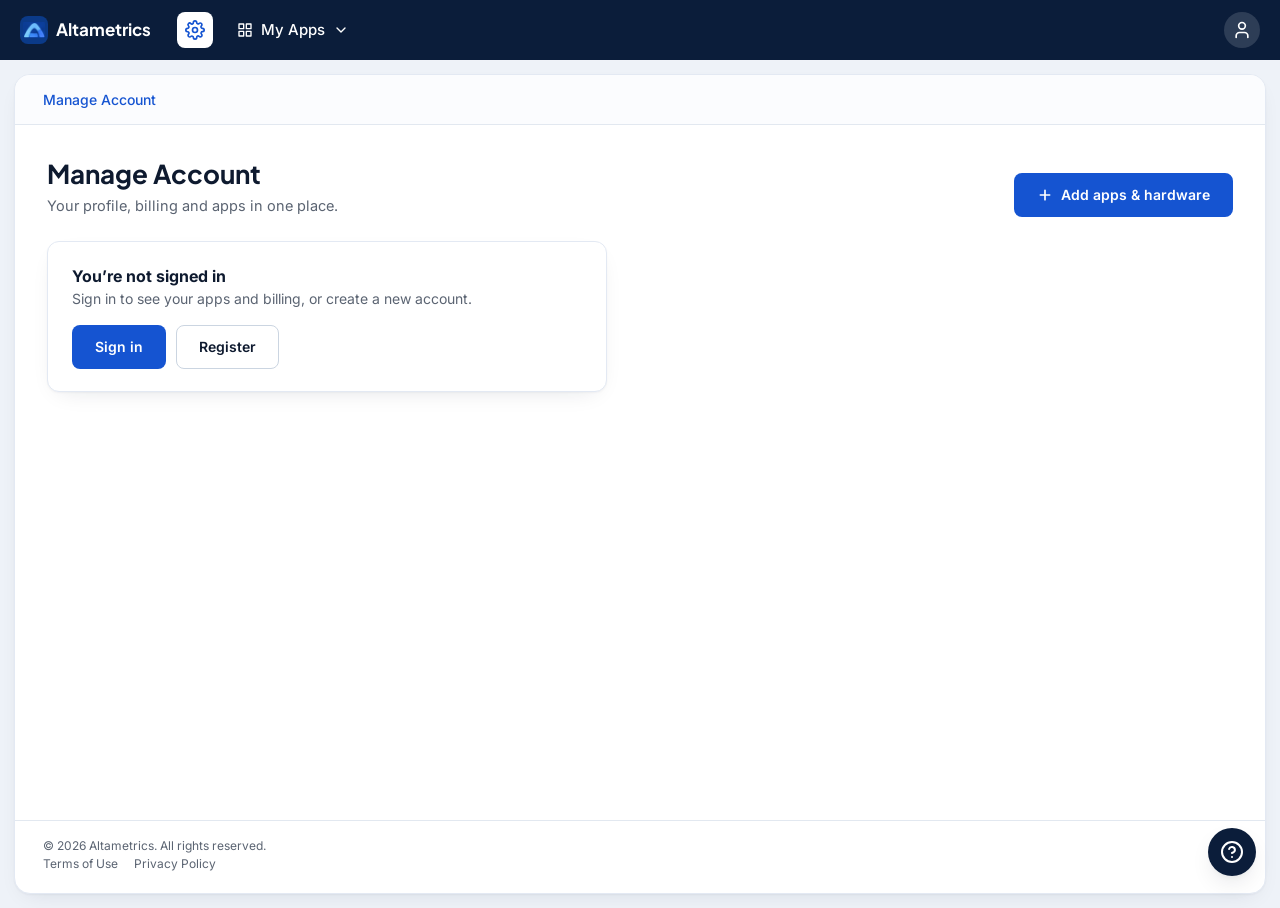
<file: account.html>
<!DOCTYPE html>
<html lang="en">
<head>
  <meta charset="utf-8">
  <meta name="viewport" content="width=device-width, initial-scale=1">
  <title>Manage Account | My Apps</title>
  <meta name="description" content="Your Altametrics account, billing and apps.">
  <meta name="theme-color" content="#0b1d3a">
  <link rel="preconnect" href="https://fonts.googleapis.com">
  <link rel="preconnect" href="https://fonts.gstatic.com" crossorigin>
  <link rel="stylesheet" href="https://fonts.googleapis.com/css2?family=Inter:wght@400;500;600;700&family=Plus+Jakarta+Sans:wght@500;600;700;800&display=swap">
  <link rel="preconnect" href="https://altametrics.com">
  <link rel="preconnect" href="https://agcdn.altametrics.com">
  <link rel="stylesheet" href="assets/css/style.css">
  <script src="assets/js/app.js" defer></script>
</head>
<body class="page-app" data-page="account">

  <a class="skip-link" href="#main">Skip to content</a>
  <header class="app-shell">
    <div class="app-shell__left">
      <a class="app-shell__logo" href="index.html" aria-label="Altametrics home"><img src="assets/img/altametrics-mark.png" alt="" width="45" height="34"><span>Altametrics</span></a>
      <a class="app-shell__settings" href="account.html" aria-label="Account settings"><svg class="icon" viewBox="0 0 24 24" fill="none" stroke="currentColor" stroke-width="2" stroke-linecap="round" stroke-linejoin="round" aria-hidden="true"><circle cx="12" cy="12" r="3"/><path d="M19.4 15a1.65 1.65 0 0 0 .33 1.82l.06.06a2 2 0 1 1-2.83 2.83l-.06-.06a1.65 1.65 0 0 0-1.82-.33 1.65 1.65 0 0 0-1 1.51V21a2 2 0 1 1-4 0v-.09A1.65 1.65 0 0 0 9 19.4a1.65 1.65 0 0 0-1.82.33l-.06.06a2 2 0 1 1-2.83-2.83l.06-.06a1.65 1.65 0 0 0 .33-1.82 1.65 1.65 0 0 0-1.51-1H3a2 2 0 1 1 0-4h.09A1.65 1.65 0 0 0 4.6 9a1.65 1.65 0 0 0-.33-1.82l-.06-.06a2 2 0 1 1 2.83-2.83l.06.06a1.65 1.65 0 0 0 1.82.33H9a1.65 1.65 0 0 0 1-1.51V3a2 2 0 1 1 4 0v.09a1.65 1.65 0 0 0 1 1.51 1.65 1.65 0 0 0 1.82-.33l.06-.06a2 2 0 1 1 2.83 2.83l-.06.06a1.65 1.65 0 0 0-.33 1.82V9a1.65 1.65 0 0 0 1.51 1H21a2 2 0 1 1 0 4h-.09a1.65 1.65 0 0 0-1.51 1z"/></svg></a>
      <button type="button" class="app-shell__apps" id="apps-button" aria-haspopup="true" aria-expanded="false" aria-controls="apps-menu"><svg class="icon icon--sm" viewBox="0 0 24 24" fill="none" stroke="currentColor" stroke-width="2" stroke-linecap="round" stroke-linejoin="round" aria-hidden="true"><rect x="3" y="3" width="7" height="7"/><rect x="14" y="3" width="7" height="7"/><rect x="14" y="14" width="7" height="7"/><rect x="3" y="14" width="7" height="7"/></svg>My Apps<svg class="icon icon--sm" viewBox="0 0 24 24" fill="none" stroke="currentColor" stroke-width="2" stroke-linecap="round" stroke-linejoin="round" aria-hidden="true"><path d="m6 9 6 6 6-6"/></svg></button>
      <nav class="app-menu" id="apps-menu" aria-label="My Apps" hidden>
        <a href="account.html#apps"><svg class="icon icon--sm" viewBox="0 0 24 24" fill="none" stroke="currentColor" stroke-width="2" stroke-linecap="round" stroke-linejoin="round" aria-hidden="true"><rect x="3" y="3" width="7" height="7"/><rect x="14" y="3" width="7" height="7"/><rect x="14" y="14" width="7" height="7"/><rect x="3" y="14" width="7" height="7"/></svg>My subscriptions</a>
        <a href="payment-modes.html"><svg class="icon icon--sm" viewBox="0 0 24 24" fill="none" stroke="currentColor" stroke-width="2" stroke-linecap="round" stroke-linejoin="round" aria-hidden="true"><rect x="2" y="5" width="20" height="14" rx="2"/><path d="M2 10h20M6 15h4"/></svg>Payment Modes</a>
        <a href="products.html"><svg class="icon icon--sm" viewBox="0 0 24 24" fill="none" stroke="currentColor" stroke-width="2" stroke-linecap="round" stroke-linejoin="round" aria-hidden="true"><path d="M12 5v14M5 12h14"/></svg>Add apps</a>
      </nav>
    </div>
    <div class="app-shell__right">
      <p class="app-shell__alert" id="payment-alert" role="status" hidden><svg class="icon icon--sm" viewBox="0 0 24 24" fill="none" stroke="currentColor" stroke-width="2" stroke-linecap="round" stroke-linejoin="round" aria-hidden="true"><circle cx="12" cy="12" r="10"/><path d="M12 8v4M12 16h.01"/></svg>Your payment detail is not updated</p>
      <div class="profile profile--dark" data-profile>
        <button type="button" class="profile__btn" id="profile-button" aria-haspopup="true" aria-expanded="false" aria-controls="profile-menu" aria-label="Account menu"><span class="profile__initials" data-profile-initials aria-hidden="true"></span><span class="profile__icon"><svg class="icon" viewBox="0 0 24 24" fill="none" stroke="currentColor" stroke-width="2" stroke-linecap="round" stroke-linejoin="round" aria-hidden="true"><path d="M19 21v-2a4 4 0 0 0-4-4H9a4 4 0 0 0-4 4v2"/><circle cx="12" cy="7" r="4"/></svg></span></button>
        <div class="profile__menu" id="profile-menu" hidden>
          <div class="profile__head"><span class="profile__avatar" data-profile-initials aria-hidden="true"></span><div><p class="profile__name" data-profile-name>Guest</p><p class="profile__email" data-profile-email></p></div></div>
          <a class="profile__item" href="account.html"><svg class="icon icon--sm" viewBox="0 0 24 24" fill="none" stroke="currentColor" stroke-width="2" stroke-linecap="round" stroke-linejoin="round" aria-hidden="true"><circle cx="12" cy="8" r="4"/><path d="M4 21a8 8 0 0 1 16 0"/></svg>My account</a>
          <a class="profile__item" href="account.html#apps"><svg class="icon icon--sm" viewBox="0 0 24 24" fill="none" stroke="currentColor" stroke-width="2" stroke-linecap="round" stroke-linejoin="round" aria-hidden="true"><rect x="3" y="3" width="7" height="7"/><rect x="14" y="3" width="7" height="7"/><rect x="14" y="14" width="7" height="7"/><rect x="3" y="14" width="7" height="7"/></svg>My apps</a>
          <a class="profile__item" href="payment-modes.html"><svg class="icon icon--sm" viewBox="0 0 24 24" fill="none" stroke="currentColor" stroke-width="2" stroke-linecap="round" stroke-linejoin="round" aria-hidden="true"><rect x="2" y="5" width="20" height="14" rx="2"/><path d="M2 10h20M6 15h4"/></svg>Payment Modes</a>
          <button type="button" class="profile__item profile__item--logout" data-logout><svg class="icon icon--sm" viewBox="0 0 24 24" fill="none" stroke="currentColor" stroke-width="2" stroke-linecap="round" stroke-linejoin="round" aria-hidden="true"><path d="M9 21H5a2 2 0 0 1-2-2V5a2 2 0 0 1 2-2h4M16 17l5-5-5-5M21 12H9"/></svg>Log out</button>
        </div>
      </div>
    </div>
  </header>
  <main class="app-main" id="main">
    <div class="app-panel">
      <nav class="app-crumbs" aria-label="Breadcrumb"><ol><li><span aria-current="page">Manage Account</span></li></ol></nav>
      <div class="app-body">
        <div class="acct-head">
          <div>
            <h1 class="acct-head__title">Manage Account</h1>
            <p class="acct-head__sub">Your profile, billing and apps in one place.</p>
          </div>
          <a class="btn btn--primary" href="products.html"><svg class="icon icon--sm" viewBox="0 0 24 24" fill="none" stroke="currentColor" stroke-width="2.5" stroke-linecap="round" aria-hidden="true"><path d="M12 5v14M5 12h14"/></svg>Add apps &amp; hardware</a>
        </div>

        <!-- Signed-out state -->
        <section class="acct-card acct-signedout" id="acct-signedout" hidden>
          <h2 class="acct-card__title">You&rsquo;re not signed in</h2>
          <p class="acct-card__text">Sign in to see your apps and billing, or create a new account.</p>
          <div class="acct-actions"><a class="btn btn--primary" href="login.html">Sign in</a><a class="btn btn--ghost" href="registration.html">Register</a></div>
        </section>

        <div class="acct-grid" id="acct-content">
          <section class="acct-card" aria-labelledby="acct-profile-title">
            <div class="acct-card__head"><h2 class="acct-card__title" id="acct-profile-title">Profile</h2><span class="status-pill status-pill--active">Signed in</span></div>
            <div class="acct-profile">
              <span class="acct-profile__avatar" data-profile-initials aria-hidden="true"></span>
              <dl class="acct-dl">
                <div><dt>Name</dt><dd data-profile-name></dd></div>
                <div><dt>Email</dt><dd data-profile-email></dd></div>
                <div><dt>Business</dt><dd id="acct-business"></dd></div>
              </dl>
            </div>
            <button type="button" class="btn btn--ghost btn--sm acct-logout" data-logout><svg class="icon icon--sm" viewBox="0 0 24 24" fill="none" stroke="currentColor" stroke-width="2" stroke-linecap="round" stroke-linejoin="round" aria-hidden="true"><path d="M9 21H5a2 2 0 0 1-2-2V5a2 2 0 0 1 2-2h4M16 17l5-5-5-5M21 12H9"/></svg>Log out</button>
          </section>

          <section class="acct-card" aria-labelledby="acct-billing-title">
            <div class="acct-card__head"><h2 class="acct-card__title" id="acct-billing-title">Billing &amp; Subscription</h2><a class="link-btn" href="payment-modes.html">Payment Modes</a></div>
            <div class="acct-billing" id="acct-card-on-file">
              <span class="mini-card" aria-hidden="true"><span class="mini-card__brand">My Card</span><span class="mini-card__num">&bull;&bull;&bull;&bull; <span data-card-last4></span></span><span class="mini-card__bar"></span></span>
              <div><p class="acct-billing__num"><span id="acct-card-brand">Card</span> ending in <span data-card-last4></span></p><p class="acct-billing__exp">Expires <span data-card-exp></span></p></div>
            </div>
            <p class="acct-card__text" id="acct-no-card" hidden>No card on file. <a class="link-btn" href="payment-modes.html">Add a card</a></p>
            <dl class="acct-totals"><div><dt>Monthly total</dt><dd id="acct-monthly">$0.00/mo</dd></div></dl>
          </section>

          <section class="acct-card acct-card--wide" id="apps" aria-labelledby="acct-apps-title" tabindex="-1">
            <div class="acct-card__head"><h2 class="acct-card__title" id="acct-apps-title">Apps</h2><a class="link-btn" href="products.html">Browse apps</a></div>
            <ul class="acct-apps" id="acct-apps"></ul>
            <p class="acct-card__text" id="acct-apps-empty" hidden>You don&rsquo;t have any apps yet. <a class="link-btn" href="products.html">Browse apps</a></p>
          </section>
        </div>
      </div>

      <footer class="app-footer">
        <p>&copy; 2026 Altametrics. All rights reserved. <span class="app-footer__links"><a href="https://altametrics.com/legal/terms-of-use/">Terms of Use</a><a href="https://altametrics.com/legal/privacy-policy/">Privacy Policy</a></span></p>
        
      </footer>
    </div>
  </main>
  <a class="help-fab" href="https://altametrics.com/contact.html" aria-label="Help and support"><svg class="icon" viewBox="0 0 24 24" fill="none" stroke="currentColor" stroke-width="2" stroke-linecap="round" stroke-linejoin="round" aria-hidden="true"><circle cx="12" cy="12" r="10"/><path d="M9.09 9a3 3 0 0 1 5.83 1c0 2-3 3-3 3M12 17h.01"/></svg></a>
</body>
</html>
</file>
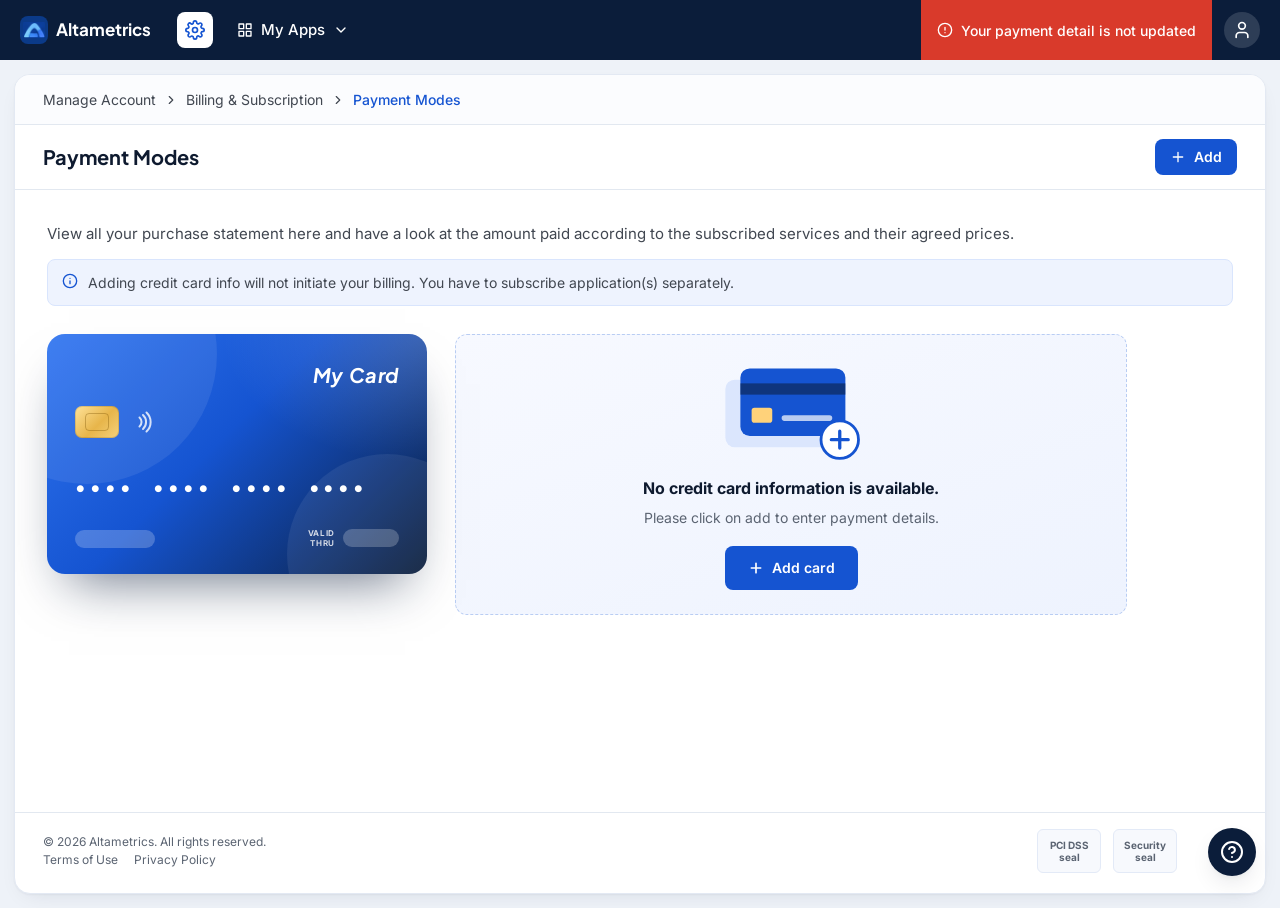
<file: confirm.html>
<!DOCTYPE html>
<html lang="en">
<head>
  <meta charset="utf-8">
  <meta name="viewport" content="width=device-width, initial-scale=1">
  <title>Confirm payment | My Apps</title>
  <meta name="description" content="Confirm the payment for your new app subscription.">
  <meta name="theme-color" content="#0b1d3a">
  <link rel="preconnect" href="https://fonts.googleapis.com">
  <link rel="preconnect" href="https://fonts.gstatic.com" crossorigin>
  <link rel="stylesheet" href="https://fonts.googleapis.com/css2?family=Inter:wght@400;500;600;700&family=Plus+Jakarta+Sans:wght@500;600;700;800&display=swap">
  <link rel="preconnect" href="https://altametrics.com">
  <link rel="preconnect" href="https://agcdn.altametrics.com">
  <link rel="stylesheet" href="assets/css/style.css">
  <script src="assets/js/app.js" defer></script>
</head>
<body class="page-app" data-page="confirm">

  <a class="skip-link" href="#main">Skip to content</a>
  <header class="app-shell">
    <div class="app-shell__left">
      <a class="app-shell__logo" href="index.html" aria-label="Altametrics home"><img src="assets/img/altametrics-mark.png" alt="" width="45" height="34"><span>Altametrics</span></a>
      <a class="app-shell__settings" href="account.html" aria-label="Account settings"><svg class="icon" viewBox="0 0 24 24" fill="none" stroke="currentColor" stroke-width="2" stroke-linecap="round" stroke-linejoin="round" aria-hidden="true"><circle cx="12" cy="12" r="3"/><path d="M19.4 15a1.65 1.65 0 0 0 .33 1.82l.06.06a2 2 0 1 1-2.83 2.83l-.06-.06a1.65 1.65 0 0 0-1.82-.33 1.65 1.65 0 0 0-1 1.51V21a2 2 0 1 1-4 0v-.09A1.65 1.65 0 0 0 9 19.4a1.65 1.65 0 0 0-1.82.33l-.06.06a2 2 0 1 1-2.83-2.83l.06-.06a1.65 1.65 0 0 0 .33-1.82 1.65 1.65 0 0 0-1.51-1H3a2 2 0 1 1 0-4h.09A1.65 1.65 0 0 0 4.6 9a1.65 1.65 0 0 0-.33-1.82l-.06-.06a2 2 0 1 1 2.83-2.83l.06.06a1.65 1.65 0 0 0 1.82.33H9a1.65 1.65 0 0 0 1-1.51V3a2 2 0 1 1 4 0v.09a1.65 1.65 0 0 0 1 1.51 1.65 1.65 0 0 0 1.82-.33l.06-.06a2 2 0 1 1 2.83 2.83l-.06.06a1.65 1.65 0 0 0-.33 1.82V9a1.65 1.65 0 0 0 1.51 1H21a2 2 0 1 1 0 4h-.09a1.65 1.65 0 0 0-1.51 1z"/></svg></a>
      <button type="button" class="app-shell__apps" id="apps-button" aria-haspopup="true" aria-expanded="false" aria-controls="apps-menu"><svg class="icon icon--sm" viewBox="0 0 24 24" fill="none" stroke="currentColor" stroke-width="2" stroke-linecap="round" stroke-linejoin="round" aria-hidden="true"><rect x="3" y="3" width="7" height="7"/><rect x="14" y="3" width="7" height="7"/><rect x="14" y="14" width="7" height="7"/><rect x="3" y="14" width="7" height="7"/></svg>My Apps<svg class="icon icon--sm" viewBox="0 0 24 24" fill="none" stroke="currentColor" stroke-width="2" stroke-linecap="round" stroke-linejoin="round" aria-hidden="true"><path d="m6 9 6 6 6-6"/></svg></button>
      <nav class="app-menu" id="apps-menu" aria-label="My Apps" hidden>
        <a href="manage.html"><svg class="icon icon--sm" viewBox="0 0 24 24" fill="none" stroke="currentColor" stroke-width="2" stroke-linecap="round" stroke-linejoin="round" aria-hidden="true"><rect x="3" y="3" width="7" height="7"/><rect x="14" y="3" width="7" height="7"/><rect x="14" y="14" width="7" height="7"/><rect x="3" y="14" width="7" height="7"/></svg>My subscriptions</a>
        <a href="payment-modes.html"><svg class="icon icon--sm" viewBox="0 0 24 24" fill="none" stroke="currentColor" stroke-width="2" stroke-linecap="round" stroke-linejoin="round" aria-hidden="true"><rect x="2" y="5" width="20" height="14" rx="2"/><path d="M2 10h20M6 15h4"/></svg>Payment Modes</a>
        <a href="products.html"><svg class="icon icon--sm" viewBox="0 0 24 24" fill="none" stroke="currentColor" stroke-width="2" stroke-linecap="round" stroke-linejoin="round" aria-hidden="true"><path d="M12 5v14M5 12h14"/></svg>Add apps</a>
      </nav>
    </div>
    <div class="app-shell__right">
      <p class="app-shell__alert" id="payment-alert" role="status" hidden><svg class="icon icon--sm" viewBox="0 0 24 24" fill="none" stroke="currentColor" stroke-width="2" stroke-linecap="round" stroke-linejoin="round" aria-hidden="true"><circle cx="12" cy="12" r="10"/><path d="M12 8v4M12 16h.01"/></svg>Your payment detail is not updated</p>
      <div class="profile profile--dark" data-profile>
        <button type="button" class="profile__btn" id="profile-button" aria-haspopup="true" aria-expanded="false" aria-controls="profile-menu" aria-label="Account menu"><span class="profile__initials" data-profile-initials aria-hidden="true"></span><span class="profile__icon"><svg class="icon" viewBox="0 0 24 24" fill="none" stroke="currentColor" stroke-width="2" stroke-linecap="round" stroke-linejoin="round" aria-hidden="true"><path d="M19 21v-2a4 4 0 0 0-4-4H9a4 4 0 0 0-4 4v2"/><circle cx="12" cy="7" r="4"/></svg></span></button>
        <div class="profile__menu" id="profile-menu" hidden>
          <div class="profile__head"><span class="profile__avatar" data-profile-initials aria-hidden="true"></span><div><p class="profile__name" data-profile-name>Guest</p><p class="profile__email" data-profile-email></p></div></div>
          <a class="profile__item" href="account.html"><svg class="icon icon--sm" viewBox="0 0 24 24" fill="none" stroke="currentColor" stroke-width="2" stroke-linecap="round" stroke-linejoin="round" aria-hidden="true"><circle cx="12" cy="8" r="4"/><path d="M4 21a8 8 0 0 1 16 0"/></svg>My account</a>
          <a class="profile__item" href="account.html#apps"><svg class="icon icon--sm" viewBox="0 0 24 24" fill="none" stroke="currentColor" stroke-width="2" stroke-linecap="round" stroke-linejoin="round" aria-hidden="true"><rect x="3" y="3" width="7" height="7"/><rect x="14" y="3" width="7" height="7"/><rect x="14" y="14" width="7" height="7"/><rect x="3" y="14" width="7" height="7"/></svg>My apps</a>
          <a class="profile__item" href="payment-modes.html"><svg class="icon icon--sm" viewBox="0 0 24 24" fill="none" stroke="currentColor" stroke-width="2" stroke-linecap="round" stroke-linejoin="round" aria-hidden="true"><rect x="2" y="5" width="20" height="14" rx="2"/><path d="M2 10h20M6 15h4"/></svg>Payment Modes</a>
          <button type="button" class="profile__item profile__item--logout" data-logout><svg class="icon icon--sm" viewBox="0 0 24 24" fill="none" stroke="currentColor" stroke-width="2" stroke-linecap="round" stroke-linejoin="round" aria-hidden="true"><path d="M9 21H5a2 2 0 0 1-2-2V5a2 2 0 0 1 2-2h4M16 17l5-5-5-5M21 12H9"/></svg>Log out</button>
        </div>
      </div>
    </div>
  </header>
  <div class="toast" id="toast" role="alert" hidden><svg class="icon" viewBox="0 0 24 24" fill="none" stroke="currentColor" stroke-width="2" stroke-linecap="round" stroke-linejoin="round" aria-hidden="true"><circle cx="12" cy="12" r="10"/><path d="M12 16v-4M12 8h.01"/></svg><span id="toast-text">The product is already purchased</span><button type="button" class="toast__close" id="toast-close" aria-label="Dismiss"><svg class="icon icon--sm" viewBox="0 0 24 24" fill="none" stroke="currentColor" stroke-width="2" stroke-linecap="round" stroke-linejoin="round" aria-hidden="true"><path d="M18 6 6 18M6 6l12 12"/></svg></button></div>
  <main class="app-main" id="main">
    <div class="app-panel">
      <nav class="app-crumbs" aria-label="Breadcrumb"><ol><li><a href="account.html">Manage Account</a><svg class="icon icon--xs" viewBox="0 0 24 24" fill="none" stroke="currentColor" stroke-width="2" stroke-linecap="round" stroke-linejoin="round" aria-hidden="true"><path d="m9 18 6-6-6-6"/></svg></li><li><a href="payment-modes.html">Billing &amp; Subscription</a><svg class="icon icon--xs" viewBox="0 0 24 24" fill="none" stroke="currentColor" stroke-width="2" stroke-linecap="round" stroke-linejoin="round" aria-hidden="true"><path d="m9 18 6-6-6-6"/></svg></li><li><a href="account.html#apps">Apps</a><svg class="icon icon--xs" viewBox="0 0 24 24" fill="none" stroke="currentColor" stroke-width="2" stroke-linecap="round" stroke-linejoin="round" aria-hidden="true"><path d="m9 18 6-6-6-6"/></svg></li><li><span aria-current="page" data-crumb-app>Zip Inventory</span></li></ol></nav>
      <div class="app-head">
        <h1 class="app-head__title">Payment Method</h1>
        <div class="app-head__actions">
          <a class="btn btn--primary" href="payment-modes.html?edit=1"><svg class="icon icon--sm" viewBox="0 0 24 24" fill="none" stroke="currentColor" stroke-width="2" stroke-linecap="round" stroke-linejoin="round" aria-hidden="true"><path d="M12 20h9"/><path d="M16.5 3.5a2.12 2.12 0 0 1 3 3L7 19l-4 1 1-4Z"/></svg>Edit</a>
          <a class="btn btn--danger" href="products.html" id="cancel-subscribe">Cancel<svg class="icon icon--sm" viewBox="0 0 24 24" fill="none" stroke="currentColor" stroke-width="2" stroke-linecap="round" stroke-linejoin="round" aria-hidden="true"><path d="M18 6 6 18M6 6l12 12"/></svg></a>
        </div>
      </div>
      <div class="app-body">
        <p class="app-lead">You are subscribing with Altametrics Growth. Please confirm your payment.</p>
        <div class="pay-layout">
          <div class="paycard-wrap"><div class="paycard" role="img" aria-label="Card on file" id="paycard">
          <span class="paycard__brand">My Card</span>
          <span class="paycard__chip" aria-hidden="true"></span>
          <svg class="paycard__contactless" viewBox="0 0 24 24" fill="none" stroke="currentColor" stroke-width="2" stroke-linecap="round" aria-hidden="true"><path d="M8.5 7.5a6 6 0 0 1 0 9M12 5a9.5 9.5 0 0 1 0 14M15.5 2.5a13 13 0 0 1 0 19"/></svg>
          <span class="paycard__number" aria-hidden="true"><span>&bull;&bull;&bull;&bull;</span><span>&bull;&bull;&bull;&bull;</span><span>&bull;&bull;&bull;&bull;</span><span data-card-last4>&bull;&bull;&bull;&bull;</span></span>
          <span class="paycard__foot">
            <span class="paycard__name" data-card-name></span>
            <span class="paycard__valid"><span class="paycard__valid-label">Valid<br>Thru</span><span class="paycard__exp" data-card-exp-short></span></span>
          </span>
        </div></div>
          <section class="card-details" aria-labelledby="details-title">
            <h2 class="card-details__head" id="details-title">Card Details</h2>
            <div class="card-details__body">
              <p class="card-details__name" data-card-name></p>
              <div class="card-details__card">
                <span class="mini-card" aria-hidden="true"><span class="mini-card__brand">My Card</span><span class="mini-card__num">&bull;&bull;&bull;&bull; &bull;&bull;&bull;&bull; &bull;&bull;&bull;&bull; <span data-card-last4></span></span><span class="mini-card__bar"></span></span>
                <div><p class="card-details__number">**** **** **** <span data-card-last4></span></p><p class="card-details__exp">Card expires at <span data-card-exp></span></p></div>
              </div>

              <!-- Added: show what the customer is confirming -->
              <div class="sub-summary">
                <p class="sub-summary__head">Subscription summary</p>
                <dl class="sub-summary__rows" id="confirm-rows"></dl>
                <dl class="sub-summary__total"><dt>Total due today</dt><dd id="confirm-total">$0.00</dd></dl>
                <p class="sub-summary__note" id="confirm-total-note"></p>
              </div>

              <div class="card-details__foot">
                <p class="card-details__secure"><svg class="icon icon--sm" viewBox="0 0 24 24" fill="none" stroke="currentColor" stroke-width="2" stroke-linecap="round" stroke-linejoin="round" aria-hidden="true"><rect x="3" y="11" width="18" height="11" rx="2"/><path d="M7 11V7a5 5 0 0 1 10 0v4"/></svg>Your card details are secured via Forte payment Systems</p>
                <button type="button" class="btn btn--confirm" id="confirm-btn"><svg class="icon" viewBox="0 0 24 24" fill="none" stroke="currentColor" stroke-width="3" stroke-linecap="round" stroke-linejoin="round" aria-hidden="true"><path d="M20 6 9 17l-5-5"/></svg>Confirm</button>
              </div>
            </div>
          </section>
        </div>
      </div>
      
      <footer class="app-footer">
        <p>&copy; 2026 Altametrics. All rights reserved. <span class="app-footer__links"><a href="https://altametrics.com/legal/terms-of-use/">Terms of Use</a><a href="https://altametrics.com/legal/privacy-policy/">Privacy Policy</a></span></p>
        <div class="seals" aria-label="Security and compliance">
        <!-- PLACEHOLDER: use only seals you are certified for (PCI DSS / CompliAssure from your QSA or Forte) -->
        <span class="seal-ph">PCI DSS<br>seal</span><span class="seal-ph">Security<br>seal</span>
      </div>
      </footer>
    </div>
  </main>
  <a class="help-fab" href="https://altametrics.com/contact.html" aria-label="Help and support"><svg class="icon" viewBox="0 0 24 24" fill="none" stroke="currentColor" stroke-width="2" stroke-linecap="round" stroke-linejoin="round" aria-hidden="true"><circle cx="12" cy="12" r="10"/><path d="M9.09 9a3 3 0 0 1 5.83 1c0 2-3 3-3 3M12 17h.01"/></svg></a>

  <dialog class="dialog msg-dialog" id="message-dialog" aria-labelledby="message-head" aria-describedby="message-title message-text" data-static>
    <div class="msg-dialog__head" id="message-head">Payment Message</div>
    <div class="msg-dialog__body">
      <p class="msg-dialog__title" id="message-title">You have successfully subscribed your site(s).</p>
      <p class="msg-dialog__text" id="message-text">Please configure your app or tell your manager to configure it.</p>
    </div>
    <div class="msg-dialog__foot"><button type="button" class="btn btn--primary btn--pill" id="message-ok">Ok</button></div>
  </dialog>
</body>
</html>
</file>
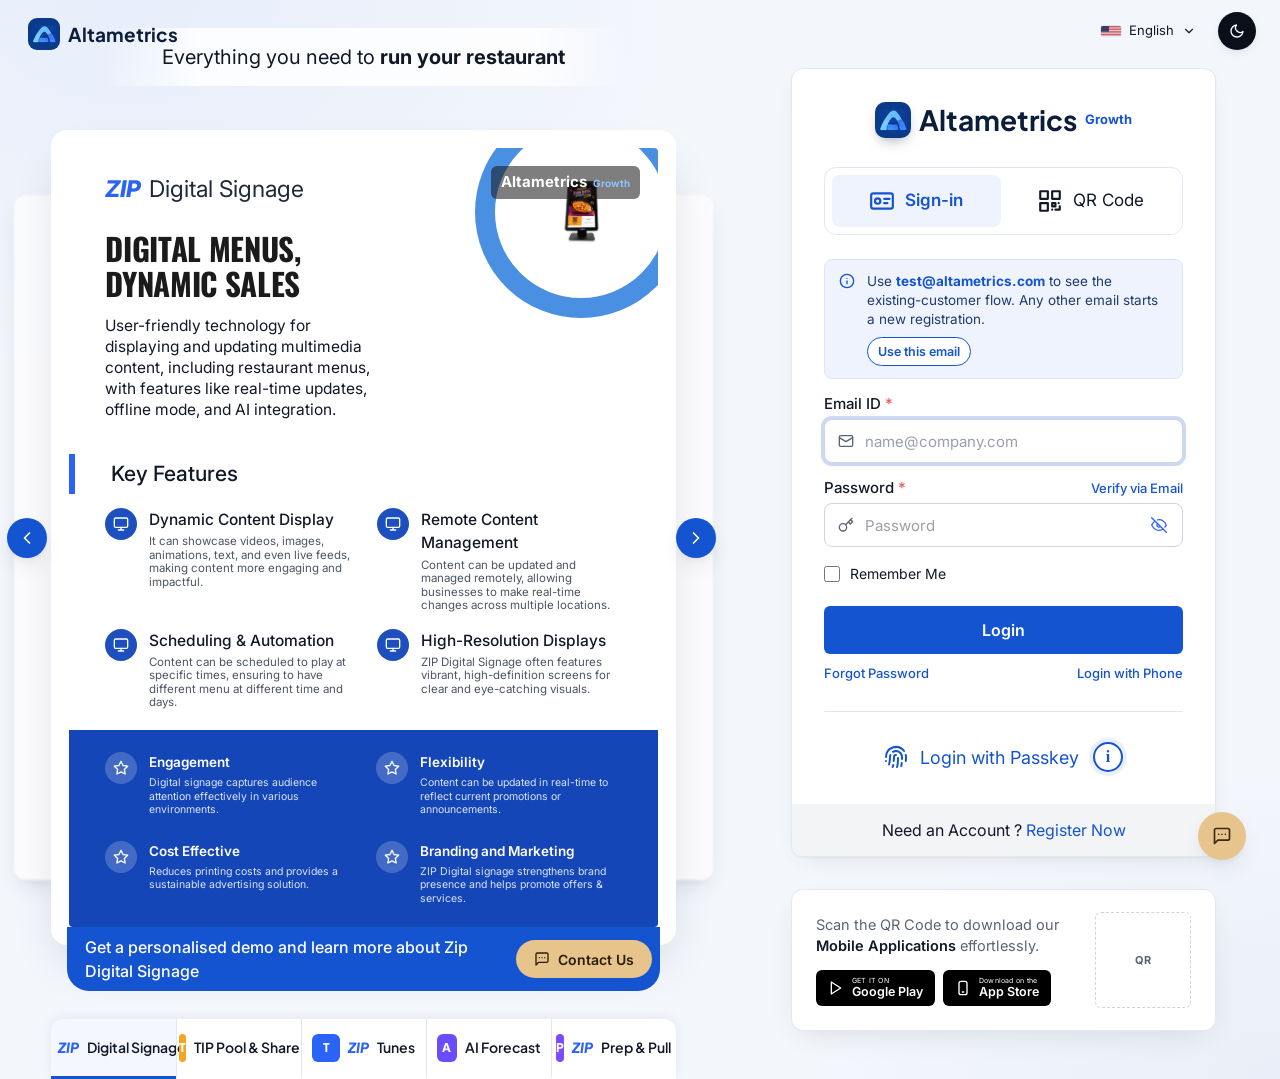
<file: login.html>
<!DOCTYPE html>
<html lang="en">
<head>
  <meta charset="utf-8">
  <meta name="viewport" content="width=device-width, initial-scale=1">
  <title>Sign in | Altametrics</title>
  <meta name="description" content="Sign in to Altametrics to complete your purchase.">
  <meta name="theme-color" content="#0b1d3a">
  <link rel="preconnect" href="https://fonts.googleapis.com">
  <link rel="preconnect" href="https://fonts.gstatic.com" crossorigin>
  <link rel="stylesheet" href="https://fonts.googleapis.com/css2?family=Inter:wght@400;500;600;700&family=Plus+Jakarta+Sans:wght@500;600;700;800&display=swap">
  <link rel="preconnect" href="https://altametrics.com">
  <link rel="stylesheet" href="assets/css/style.css">
  <script src="assets/js/app.js" defer></script>
  <link rel="stylesheet" href="https://fonts.googleapis.com/css2?family=Oswald:wght@600;700&display=swap">
</head>
<body class="page-a2" data-page="login">
  <a class="skip-link" href="#auth-card">Skip to sign-in</a>

  <!-- Status toast (e.g. "An OTP has been sent to your email ID.") -->
  <div class="a2-toast" id="a2-toast" role="status" hidden><svg class="icon" viewBox="0 0 24 24" fill="none" stroke="currentColor" stroke-width="2" stroke-linecap="round" stroke-linejoin="round" aria-hidden="true"><circle cx="12" cy="12" r="10"/><path d="m9 12 2 2 4-4"/></svg><span id="a2-toast-text"></span></div>

  <a class="a2-logo" href="index.html" aria-label="Altametrics home"><img src="assets/img/altametrics-mark.png" alt="" width="45" height="34"><span>Altametrics</span></a>

  <div class="a2-tools">
    <!-- TODO: language menu -->
    <button type="button" class="a2-lang" aria-label="Language: English"><svg class="flag" viewBox="0 0 38 20" aria-hidden="true"><rect width="38" height="20" fill="#b22234"/><path d="M0 2.31h38M0 5.38h38M0 8.46h38M0 11.54h38M0 14.62h38M0 17.69h38" stroke="#fff" stroke-width="1.54"/><rect width="15.2" height="10.77" fill="#3c3b6e"/></svg><span>English</span><svg class="icon icon--xs" viewBox="0 0 24 24" fill="none" stroke="currentColor" stroke-width="2" stroke-linecap="round" stroke-linejoin="round" aria-hidden="true"><path d="m6 9 6 6 6-6"/></svg></button>
    <button type="button" class="theme-toggle" id="theme-toggle" aria-pressed="false" aria-label="Switch to dark mode">
      <span class="theme-toggle__moon"><svg class="icon icon--sm" viewBox="0 0 24 24" fill="none" stroke="currentColor" stroke-width="2" stroke-linecap="round" stroke-linejoin="round" aria-hidden="true"><path d="M21 12.79A9 9 0 1 1 11.21 3 7 7 0 0 0 21 12.79z"/></svg></span><span class="theme-toggle__sun"><svg class="icon icon--sm" viewBox="0 0 24 24" fill="none" stroke="currentColor" stroke-width="2" stroke-linecap="round" stroke-linejoin="round" aria-hidden="true"><circle cx="12" cy="12" r="4"/><path d="M12 2v2M12 20v2M4.93 4.93l1.41 1.41M17.66 17.66l1.41 1.41M2 12h2M20 12h2M6.34 17.66l-1.41 1.41M19.07 4.93l-1.41 1.41"/></svg></span>
    </button>
  </div>

  <main class="a2-layout">
    <section class="a2-show" aria-label="Altametrics products">
      <p class="a2-tagline">Everything you need to <strong>run your restaurant</strong></p>
      <div class="a2-stage">
        <button type="button" class="a2-nav a2-nav--prev" id="slide-prev" aria-label="Previous product"><svg class="icon" viewBox="0 0 24 24" fill="none" stroke="currentColor" stroke-width="2" stroke-linecap="round" stroke-linejoin="round" aria-hidden="true"><path d="m15 18-6-6 6-6"/></svg></button>
        <div class="a2-frame"><div class="a2-slide-wrap" id="showcase" aria-live="polite" aria-roledescription="carousel"></div></div>
        <button type="button" class="a2-nav a2-nav--next" id="slide-next" aria-label="Next product"><svg class="icon" viewBox="0 0 24 24" fill="none" stroke="currentColor" stroke-width="2" stroke-linecap="round" stroke-linejoin="round" aria-hidden="true"><path d="m9 18 6-6-6-6"/></svg></button>
      </div>
      <div class="a2-cta">
        <p>Get a personalised demo and learn more about <span id="cta-app">Zip Digital Signage</span></p>
        <a class="a2-cta__btn" href="https://altametrics.com/contact.html"><svg class="icon icon--sm" viewBox="0 0 24 24" fill="none" stroke="currentColor" stroke-width="2" stroke-linecap="round" stroke-linejoin="round" aria-hidden="true"><path d="M21 15a2 2 0 0 1-2 2H7l-4 4V5a2 2 0 0 1 2-2h14a2 2 0 0 1 2 2z"/><path d="M8 10h.01M12 10h.01M16 10h.01"/></svg>Contact Us</a>
      </div>
      <div class="a2-tabs" role="tablist" aria-label="Products" id="product-tabs"></div>
    </section>

    <aside class="a2-side">
      <section class="a2-card" id="auth-card" aria-labelledby="login-title" tabindex="-1">
        <div class="a2-card__body">
          <a class="a2-brand" href="index.html" aria-label="Altametrics home"><img class="a2-brand__mark" src="assets/img/altametrics-mark.png" alt="" width="45" height="34"><span class="a2-brand__name">Altametrics</span><span class="a2-brand__sub">Growth</span></a><!-- Swap for the official logo SVG -->
          <h1 class="sr-only" id="login-title">Sign in to Altametrics</h1>
          <div class="a2-seg" role="tablist" aria-label="Sign-in method">
            <button type="button" class="a2-seg__tab" role="tab" id="tab-signin" aria-selected="true" aria-controls="panel-signin"><svg class="icon" viewBox="0 0 24 24" fill="none" stroke="currentColor" stroke-width="2" stroke-linecap="round" stroke-linejoin="round" aria-hidden="true"><rect x="2" y="5" width="20" height="14" rx="2"/><circle cx="8" cy="12" r="2.5"/><path d="M14 10h5M14 14h3"/></svg>Sign-in</button>
            <button type="button" class="a2-seg__tab" role="tab" id="tab-qr" aria-selected="false" aria-controls="panel-qr" tabindex="-1"><svg class="icon" viewBox="0 0 24 24" fill="none" stroke="currentColor" stroke-width="2" stroke-linecap="round" stroke-linejoin="round" aria-hidden="true"><rect x="3" y="3" width="7" height="7"/><rect x="14" y="3" width="7" height="7"/><rect x="3" y="14" width="7" height="7"/><path d="M14 14h3v3h-3zM20 14v.01M14 20h.01M17 20h4v-3"/></svg>QR Code</button>
          </div>

          <form class="a2-panel" id="panel-signin" role="tabpanel" aria-labelledby="tab-signin" novalidate>
          <div class="demo-tip" data-demo-tip hidden>
            <svg class="icon icon--sm" viewBox="0 0 24 24" fill="none" stroke="currentColor" stroke-width="2" stroke-linecap="round" stroke-linejoin="round" aria-hidden="true"><circle cx="12" cy="12" r="10"/><path d="M12 16v-4M12 8h.01"/></svg>
            <p>Use <strong>test@altametrics.com</strong> to see the existing-customer flow. Any other email starts a new registration.</p>
            <button type="button" class="demo-tip__btn" data-demo-fill="login-email">Use this email</button>
          </div>
            <div class="field">
              <label class="field__label" for="login-email">Email ID <span class="field__req" aria-hidden="true">*</span></label>
              <div class="input-wrap input-wrap--icon-left"><svg class="input-wrap__icon" viewBox="0 0 24 24" fill="none" stroke="currentColor" stroke-width="2" stroke-linecap="round" stroke-linejoin="round" aria-hidden="true"><rect x="2" y="4" width="20" height="16" rx="2"/><path d="m22 7-10 6L2 7"/></svg><input class="input" id="login-email" type="email" autocomplete="username" placeholder="name@company.com" required aria-describedby="login-email-error"></div>
              <p class="field__error" id="login-email-error" hidden></p>
            </div>
            <div class="field">
              <div class="a2-label-row">
                <label class="field__label" for="login-password">Password <span class="field__req" aria-hidden="true">*</span></label>
                <button type="button" class="a2-link" id="verify-via-email">Verify via Email</button>
              </div>
              <div class="input-wrap input-wrap--icon-left"><svg class="input-wrap__icon" viewBox="0 0 24 24" fill="none" stroke="currentColor" stroke-width="2" stroke-linecap="round" stroke-linejoin="round" aria-hidden="true"><circle cx="7.5" cy="15.5" r="5.5"/><path d="m21 2-9.6 9.6M15.5 7.5l3 3L22 7l-3-3"/></svg><input class="input a2-password" id="login-password" type="password" autocomplete="current-password" placeholder="Password" required aria-describedby="login-password-error">
                <button type="button" class="a2-eye" id="toggle-password" aria-label="Show password" aria-pressed="false"><svg class="icon icon--sm a2-eye__show" viewBox="0 0 24 24" fill="none" stroke="currentColor" stroke-width="2" stroke-linecap="round" stroke-linejoin="round" aria-hidden="true"><path d="M1 12s4-8 11-8 11 8 11 8-4 8-11 8-11-8-11-8z"/><circle cx="12" cy="12" r="3"/></svg><svg class="icon icon--sm a2-eye__hide" viewBox="0 0 24 24" fill="none" stroke="currentColor" stroke-width="2" stroke-linecap="round" stroke-linejoin="round" aria-hidden="true"><path d="M17.94 17.94A10.07 10.07 0 0 1 12 20c-7 0-11-8-11-8a18.45 18.45 0 0 1 5.06-5.94M9.9 4.24A9.12 9.12 0 0 1 12 4c7 0 11 8 11 8a18.5 18.5 0 0 1-2.16 3.19M14.12 14.12a3 3 0 1 1-4.24-4.24M1 1l22 22"/></svg></button></div>
              <p class="field__error" id="login-password-error" hidden></p>
            </div>
            <label class="a2-check"><input type="checkbox" id="remember-me"> Remember Me</label>
            <p class="form-message" id="login-message" role="alert" hidden></p>
            <button type="submit" class="btn btn--validate btn--block a2-submit">Login</button>
            <div class="a2-links"><a class="a2-link" href="#">Forgot Password</a><!-- TODO --><a class="a2-link" href="#">Login with Phone</a><!-- TODO --></div>
          </form>

          <div class="a2-panel a2-qr" id="panel-qr" role="tabpanel" aria-labelledby="tab-qr" hidden>
            <!-- PLACEHOLDER: sign-in QR generated by your auth service -->
            <div class="a2-qr__code" role="img" aria-label="Sign-in QR code">QR</div>
            <p>Open the Altametrics mobile app and scan this code to sign in.</p>
          </div>

          <div class="a2-passkey">
            <button type="button" class="a2-passkey__btn" id="passkey-btn"><svg class="icon icon--lg" viewBox="0 0 24 24" fill="none" stroke="currentColor" stroke-width="2" stroke-linecap="round" stroke-linejoin="round" aria-hidden="true"><path d="M12 10a2 2 0 0 0-2 2c0 1.02-.1 2.51-.26 4M14 13.12c0 2.38 0 6.38-1 8.88M17.29 21.02c.12-.6.43-2.3.5-3.02M2 12a10 10 0 0 1 18-6M2 16h.01M21.8 16c.2-2 .131-5.354 0-6M5 19.5C5.5 18 6 15 6 12a6 6 0 0 1 .34-2M8.65 22c.21-.66.45-1.32.57-2M9 6.8a6 6 0 0 1 9 5.2v2"/></svg>Login with Passkey</button>
            <button type="button" class="a2-info" id="passkey-info" aria-expanded="false" aria-controls="passkey-tip" aria-label="What is a passkey?">i</button>
            <p class="a2-tip" id="passkey-tip" role="note" hidden>Sign in with your device's fingerprint, face or screen lock instead of a password.</p>
          </div>
        </div>
        <p class="a2-card__foot">Need an Account ? <a href="registration.html" id="register-now">Register Now</a></p>
      </section>
      <section class="apps-card" aria-labelledby="apps-title">
        <div>
          <h2 class="apps-card__title" id="apps-title">Scan the QR Code to download our <strong>Mobile Applications</strong> effortlessly.</h2>
          <div class="apps-card__stores">
            <a class="store-btn" href="#"><!-- TODO: Google Play URL --><svg class="icon" viewBox="0 0 24 24" fill="none" stroke="currentColor" stroke-width="2" stroke-linecap="round" stroke-linejoin="round" aria-hidden="true"><path d="m5 3 14 9-14 9V3z"/></svg><span><span class="store-btn__small">GET IT ON</span><span class="store-btn__big">Google Play</span></span></a>
            <a class="store-btn" href="#"><!-- TODO: App Store URL --><svg class="icon" viewBox="0 0 24 24" fill="none" stroke="currentColor" stroke-width="2" stroke-linecap="round" stroke-linejoin="round" aria-hidden="true"><rect x="6" y="2" width="12" height="20" rx="3"/><path d="M11 18h2"/></svg><span><span class="store-btn__small">Download on the</span><span class="store-btn__big">App Store</span></span></a>
          </div>
        </div>
        <!-- PLACEHOLDER: QR code for the app download page -->
        <div class="apps-card__qr" role="img" aria-label="QR code to download the Altametrics mobile apps">QR</div>
      </section>
    </aside>
  </main>

  <a class="chat-fab" href="https://altametrics.com/contact.html" aria-label="Chat with us"><svg class="icon" viewBox="0 0 24 24" fill="none" stroke="currentColor" stroke-width="2" stroke-linecap="round" stroke-linejoin="round" aria-hidden="true"><path d="M21 15a2 2 0 0 1-2 2H7l-4 4V5a2 2 0 0 1 2-2h14a2 2 0 0 1 2 2z"/><path d="M8 10h.01M12 10h.01M16 10h.01"/></svg></a>
</body>
</html>
</file>
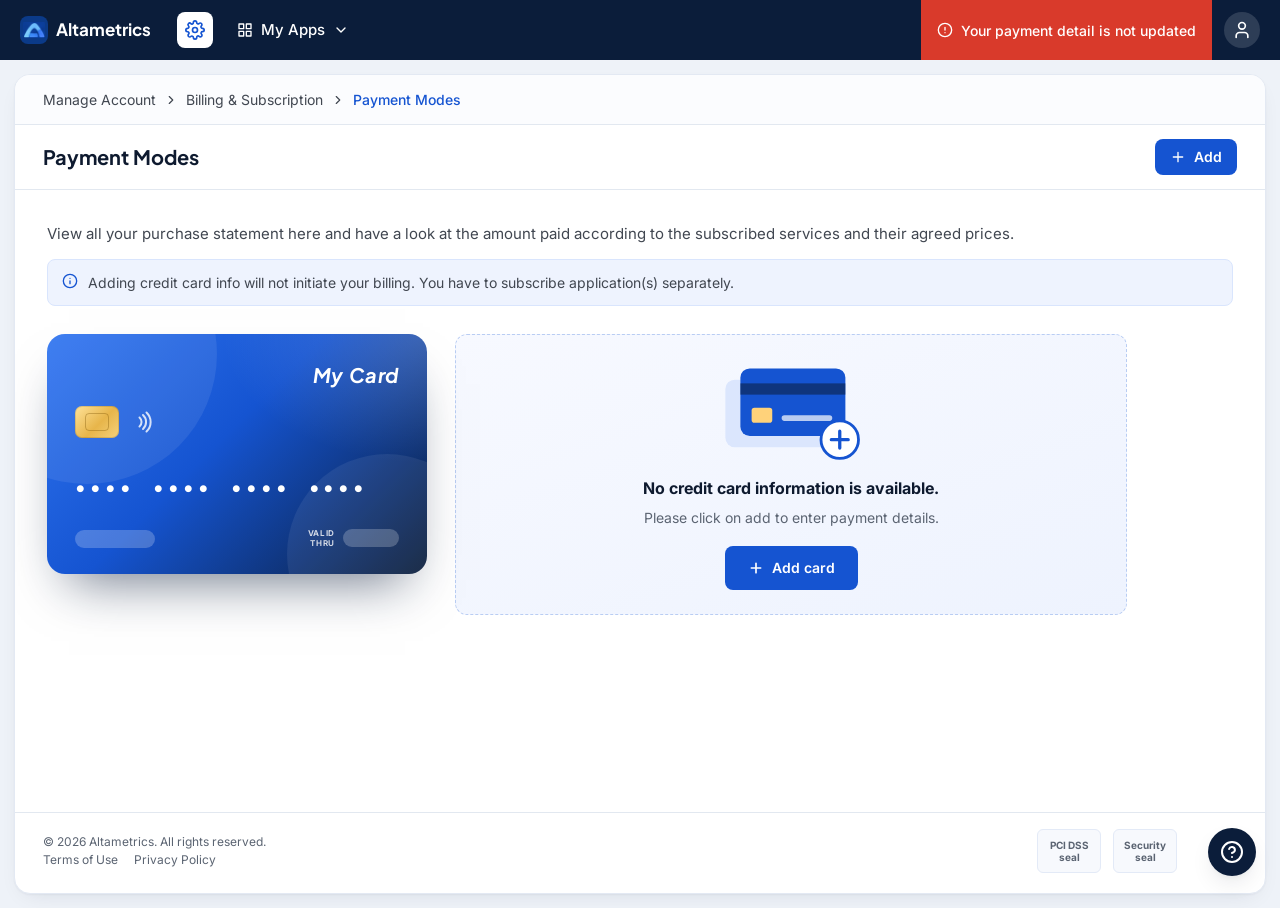
<file: payment-modes.html>
<!DOCTYPE html>
<html lang="en">
<head>
  <meta charset="utf-8">
  <meta name="viewport" content="width=device-width, initial-scale=1">
  <title>Payment Modes | My Apps</title>
  <meta name="description" content="Manage the card on file for your Altametrics subscriptions.">
  <meta name="theme-color" content="#0b1d3a">
  <link rel="preconnect" href="https://fonts.googleapis.com">
  <link rel="preconnect" href="https://fonts.gstatic.com" crossorigin>
  <link rel="stylesheet" href="https://fonts.googleapis.com/css2?family=Inter:wght@400;500;600;700&family=Plus+Jakarta+Sans:wght@500;600;700;800&display=swap">
  <link rel="preconnect" href="https://altametrics.com">
  <link rel="preconnect" href="https://agcdn.altametrics.com">
  <link rel="stylesheet" href="assets/css/style.css">
  <script src="assets/js/app.js" defer></script>
</head>
<body class="page-app" data-page="payment-modes">

  <a class="skip-link" href="#main">Skip to content</a>
  <header class="app-shell">
    <div class="app-shell__left">
      <a class="app-shell__logo" href="index.html" aria-label="Altametrics home"><img src="assets/img/altametrics-mark.png" alt="" width="45" height="34"><span>Altametrics</span></a>
      <a class="app-shell__settings" href="account.html" aria-label="Account settings"><svg class="icon" viewBox="0 0 24 24" fill="none" stroke="currentColor" stroke-width="2" stroke-linecap="round" stroke-linejoin="round" aria-hidden="true"><circle cx="12" cy="12" r="3"/><path d="M19.4 15a1.65 1.65 0 0 0 .33 1.82l.06.06a2 2 0 1 1-2.83 2.83l-.06-.06a1.65 1.65 0 0 0-1.82-.33 1.65 1.65 0 0 0-1 1.51V21a2 2 0 1 1-4 0v-.09A1.65 1.65 0 0 0 9 19.4a1.65 1.65 0 0 0-1.82.33l-.06.06a2 2 0 1 1-2.83-2.83l.06-.06a1.65 1.65 0 0 0 .33-1.82 1.65 1.65 0 0 0-1.51-1H3a2 2 0 1 1 0-4h.09A1.65 1.65 0 0 0 4.6 9a1.65 1.65 0 0 0-.33-1.82l-.06-.06a2 2 0 1 1 2.83-2.83l.06.06a1.65 1.65 0 0 0 1.82.33H9a1.65 1.65 0 0 0 1-1.51V3a2 2 0 1 1 4 0v.09a1.65 1.65 0 0 0 1 1.51 1.65 1.65 0 0 0 1.82-.33l.06-.06a2 2 0 1 1 2.83 2.83l-.06.06a1.65 1.65 0 0 0-.33 1.82V9a1.65 1.65 0 0 0 1.51 1H21a2 2 0 1 1 0 4h-.09a1.65 1.65 0 0 0-1.51 1z"/></svg></a>
      <button type="button" class="app-shell__apps" id="apps-button" aria-haspopup="true" aria-expanded="false" aria-controls="apps-menu"><svg class="icon icon--sm" viewBox="0 0 24 24" fill="none" stroke="currentColor" stroke-width="2" stroke-linecap="round" stroke-linejoin="round" aria-hidden="true"><rect x="3" y="3" width="7" height="7"/><rect x="14" y="3" width="7" height="7"/><rect x="14" y="14" width="7" height="7"/><rect x="3" y="14" width="7" height="7"/></svg>My Apps<svg class="icon icon--sm" viewBox="0 0 24 24" fill="none" stroke="currentColor" stroke-width="2" stroke-linecap="round" stroke-linejoin="round" aria-hidden="true"><path d="m6 9 6 6 6-6"/></svg></button>
      <nav class="app-menu" id="apps-menu" aria-label="My Apps" hidden>
        <a href="manage.html"><svg class="icon icon--sm" viewBox="0 0 24 24" fill="none" stroke="currentColor" stroke-width="2" stroke-linecap="round" stroke-linejoin="round" aria-hidden="true"><rect x="3" y="3" width="7" height="7"/><rect x="14" y="3" width="7" height="7"/><rect x="14" y="14" width="7" height="7"/><rect x="3" y="14" width="7" height="7"/></svg>My subscriptions</a>
        <a href="payment-modes.html" aria-current="page"><svg class="icon icon--sm" viewBox="0 0 24 24" fill="none" stroke="currentColor" stroke-width="2" stroke-linecap="round" stroke-linejoin="round" aria-hidden="true"><rect x="2" y="5" width="20" height="14" rx="2"/><path d="M2 10h20M6 15h4"/></svg>Payment Modes</a>
        <a href="products.html"><svg class="icon icon--sm" viewBox="0 0 24 24" fill="none" stroke="currentColor" stroke-width="2" stroke-linecap="round" stroke-linejoin="round" aria-hidden="true"><path d="M12 5v14M5 12h14"/></svg>Add apps</a>
      </nav>
    </div>
    <div class="app-shell__right">
      <p class="app-shell__alert" id="payment-alert" role="status" ><svg class="icon icon--sm" viewBox="0 0 24 24" fill="none" stroke="currentColor" stroke-width="2" stroke-linecap="round" stroke-linejoin="round" aria-hidden="true"><circle cx="12" cy="12" r="10"/><path d="M12 8v4M12 16h.01"/></svg>Your payment detail is not updated</p>
      <div class="profile profile--dark" data-profile>
        <button type="button" class="profile__btn" id="profile-button" aria-haspopup="true" aria-expanded="false" aria-controls="profile-menu" aria-label="Account menu"><span class="profile__initials" data-profile-initials aria-hidden="true"></span><span class="profile__icon"><svg class="icon" viewBox="0 0 24 24" fill="none" stroke="currentColor" stroke-width="2" stroke-linecap="round" stroke-linejoin="round" aria-hidden="true"><path d="M19 21v-2a4 4 0 0 0-4-4H9a4 4 0 0 0-4 4v2"/><circle cx="12" cy="7" r="4"/></svg></span></button>
        <div class="profile__menu" id="profile-menu" hidden>
          <div class="profile__head"><span class="profile__avatar" data-profile-initials aria-hidden="true"></span><div><p class="profile__name" data-profile-name>Guest</p><p class="profile__email" data-profile-email></p></div></div>
          <a class="profile__item" href="account.html"><svg class="icon icon--sm" viewBox="0 0 24 24" fill="none" stroke="currentColor" stroke-width="2" stroke-linecap="round" stroke-linejoin="round" aria-hidden="true"><circle cx="12" cy="8" r="4"/><path d="M4 21a8 8 0 0 1 16 0"/></svg>My account</a>
          <a class="profile__item" href="account.html#apps"><svg class="icon icon--sm" viewBox="0 0 24 24" fill="none" stroke="currentColor" stroke-width="2" stroke-linecap="round" stroke-linejoin="round" aria-hidden="true"><rect x="3" y="3" width="7" height="7"/><rect x="14" y="3" width="7" height="7"/><rect x="14" y="14" width="7" height="7"/><rect x="3" y="14" width="7" height="7"/></svg>My apps</a>
          <a class="profile__item" href="payment-modes.html"><svg class="icon icon--sm" viewBox="0 0 24 24" fill="none" stroke="currentColor" stroke-width="2" stroke-linecap="round" stroke-linejoin="round" aria-hidden="true"><rect x="2" y="5" width="20" height="14" rx="2"/><path d="M2 10h20M6 15h4"/></svg>Payment Modes</a>
          <button type="button" class="profile__item profile__item--logout" data-logout><svg class="icon icon--sm" viewBox="0 0 24 24" fill="none" stroke="currentColor" stroke-width="2" stroke-linecap="round" stroke-linejoin="round" aria-hidden="true"><path d="M9 21H5a2 2 0 0 1-2-2V5a2 2 0 0 1 2-2h4M16 17l5-5-5-5M21 12H9"/></svg>Log out</button>
        </div>
      </div>
    </div>
  </header>
  <main class="app-main" id="main">
    <div class="app-panel">
      <nav class="app-crumbs" aria-label="Breadcrumb"><ol><li><a href="account.html">Manage Account</a><svg class="icon icon--xs" viewBox="0 0 24 24" fill="none" stroke="currentColor" stroke-width="2" stroke-linecap="round" stroke-linejoin="round" aria-hidden="true"><path d="m9 18 6-6-6-6"/></svg></li><li><a href="payment-modes.html">Billing &amp; Subscription</a><svg class="icon icon--xs" viewBox="0 0 24 24" fill="none" stroke="currentColor" stroke-width="2" stroke-linecap="round" stroke-linejoin="round" aria-hidden="true"><path d="m9 18 6-6-6-6"/></svg></li><li><span aria-current="page" >Payment Modes</span></li></ol></nav>
      <div class="app-head">
        <h1 class="app-head__title">Payment Modes</h1>
        <div class="app-head__actions"><button type="button" class="btn btn--primary" id="add-card"><svg class="icon icon--sm" viewBox="0 0 24 24" fill="none" stroke="currentColor" stroke-width="2" stroke-linecap="round" stroke-linejoin="round" aria-hidden="true"><path d="M12 5v14M5 12h14"/></svg><span id="add-card-label">Add</span></button></div>
      </div>
      <div class="app-body">
        <p class="app-lead">View all your purchase statement here and have a look at the amount paid according to the subscribed services and their agreed prices.</p>
        <p class="info-note"><svg class="icon icon--sm" viewBox="0 0 24 24" fill="none" stroke="currentColor" stroke-width="2" stroke-linecap="round" stroke-linejoin="round" aria-hidden="true"><circle cx="12" cy="12" r="10"/><path d="M12 16v-4M12 8h.01"/></svg><span>Adding credit card info will not initiate your billing. You have to subscribe application(s) separately.</span></p>

        <div class="pay-layout">
          <div class="paycard-wrap"><div class="paycard" role="img" aria-label="Card on file" id="paycard">
          <span class="paycard__brand">My Card</span>
          <span class="paycard__chip" aria-hidden="true"></span>
          <svg class="paycard__contactless" viewBox="0 0 24 24" fill="none" stroke="currentColor" stroke-width="2" stroke-linecap="round" aria-hidden="true"><path d="M8.5 7.5a6 6 0 0 1 0 9M12 5a9.5 9.5 0 0 1 0 14M15.5 2.5a13 13 0 0 1 0 19"/></svg>
          <span class="paycard__number" aria-hidden="true"><span>&bull;&bull;&bull;&bull;</span><span>&bull;&bull;&bull;&bull;</span><span>&bull;&bull;&bull;&bull;</span><span data-card-last4>&bull;&bull;&bull;&bull;</span></span>
          <span class="paycard__foot">
            <span class="paycard__name" data-card-name></span>
            <span class="paycard__valid"><span class="paycard__valid-label">Valid<br>Thru</span><span class="paycard__exp" data-card-exp-short></span></span>
          </span>
        </div></div>

          <div class="empty-card" id="card-empty">
            <svg class="empty-card__art" viewBox="0 0 160 110" aria-hidden="true">
              <rect x="10" y="22" width="112" height="72" rx="10" fill="#dbe6fd"/>
              <rect x="26" y="10" width="112" height="72" rx="10" fill="#1554d1"/>
              <rect x="26" y="26" width="112" height="12" fill="#0b1d3a" opacity=".55"/>
              <rect x="38" y="52" width="22" height="16" rx="3" fill="#ffd27a"/>
              <rect x="70" y="60" width="54" height="6" rx="3" fill="#fff" opacity=".7"/>
              <circle cx="132" cy="86" r="20" fill="#fff" stroke="#1554d1" stroke-width="3"/>
              <path d="M132 77v18M123 86h18" stroke="#1554d1" stroke-width="3.5" stroke-linecap="round"/>
            </svg>
            <p class="empty-card__title">No credit card information is available.</p>
            <p class="empty-card__text">Please click on add to enter payment details.</p>
            <button type="button" class="btn btn--primary" id="empty-add"><svg class="icon icon--sm" viewBox="0 0 24 24" fill="none" stroke="currentColor" stroke-width="2.5" stroke-linecap="round" aria-hidden="true"><path d="M12 5v14M5 12h14"/></svg>Add card</button>
          </div>

          <section class="card-details" id="card-saved" aria-labelledby="saved-title" hidden>
            <h2 class="card-details__head" id="saved-title">Card Details</h2>
            <div class="card-details__body">
              <p class="card-details__name" data-card-name></p>
              <div class="card-details__card">
                <span class="mini-card" aria-hidden="true"><span class="mini-card__brand">My Card</span><span class="mini-card__num">&bull;&bull;&bull;&bull; &bull;&bull;&bull;&bull; &bull;&bull;&bull;&bull; <span data-card-last4></span></span><span class="mini-card__bar"></span></span>
                <div><p class="card-details__number">**** **** **** <span data-card-last4></span></p><p class="card-details__exp">Card expires at <span data-card-exp></span></p></div>
              </div>
              <div class="card-details__foot">
                <p class="card-details__secure"><svg class="icon icon--sm" viewBox="0 0 24 24" fill="none" stroke="currentColor" stroke-width="2" stroke-linecap="round" stroke-linejoin="round" aria-hidden="true"><rect x="3" y="11" width="18" height="11" rx="2"/><path d="M7 11V7a5 5 0 0 1 10 0v4"/></svg>Your card details are secured via Forte payment Systems</p>
                <a class="btn btn--primary" id="continue-subscribe" href="confirm.html" hidden>Continue to subscribe <svg class="icon icon--sm" viewBox="0 0 24 24" fill="none" stroke="currentColor" stroke-width="2" stroke-linecap="round" stroke-linejoin="round" aria-hidden="true"><path d="M5 12h14M12 5l7 7-7 7"/></svg></a>
              </div>
            </div>
          </section>
        </div>
      </div>
      
      <footer class="app-footer">
        <p>&copy; 2026 Altametrics. All rights reserved. <span class="app-footer__links"><a href="https://altametrics.com/legal/terms-of-use/">Terms of Use</a><a href="https://altametrics.com/legal/privacy-policy/">Privacy Policy</a></span></p>
        <div class="seals" aria-label="Security and compliance">
        <!-- PLACEHOLDER: use only seals you are certified for (PCI DSS / CompliAssure from your QSA or Forte) -->
        <span class="seal-ph">PCI DSS<br>seal</span><span class="seal-ph">Security<br>seal</span>
      </div>
      </footer>
    </div>
  </main>
  <a class="help-fab" href="https://altametrics.com/contact.html" aria-label="Help and support"><svg class="icon" viewBox="0 0 24 24" fill="none" stroke="currentColor" stroke-width="2" stroke-linecap="round" stroke-linejoin="round" aria-hidden="true"><circle cx="12" cy="12" r="10"/><path d="M9.09 9a3 3 0 0 1 5.83 1c0 2-3 3-3 3M12 17h.01"/></svg></a>

  <!-- =====================================================================
       FORTE CHECKOUT — PROTOTYPE
       In production these three steps are rendered by CSG Forte's hosted checkout
       (launched from ZipFlow.payments.open in app.js). They are reproduced here so
       the flow can be demoed and QA'd end to end. Never send card data to your server.
       ===================================================================== -->
  <dialog class="dialog forte" id="forte-card" aria-labelledby="forte-card-title">
    <div class="forte__head">
      <div><h2 class="forte__merchant" id="forte-card-title" data-merchant>Altametrics LLC</h2><p class="forte__kicker">PAYMENT METHOD</p></div>
      <button type="button" class="forte__close" data-close-dialog aria-label="Close payment window"><svg class="icon" viewBox="0 0 24 24" fill="none" stroke="currentColor" stroke-width="2" stroke-linecap="round" stroke-linejoin="round" aria-hidden="true"><path d="M18 6 6 18M6 6l12 12"/></svg></button>
    </div>
    <form id="forte-card-form" novalidate>
      <div class="forte__body">
        <fieldset class="forte__option">
          <legend class="sr-only">Payment type</legend>
          <label class="forte__option-title"><input type="radio" name="forte-type" value="card" checked>Credit or debit card</label>
          <div class="forte-row"><label for="fc-number">Card number</label><input class="forte-input" id="fc-number" type="text" inputmode="numeric" autocomplete="cc-number" placeholder="Card Number" maxlength="23" aria-describedby="fc-number-error"><p class="forte-row__err" id="fc-number-error" hidden></p></div>
          <div class="forte-row"><label for="fc-exp">Exp date (MM YYYY)</label><input class="forte-input" id="fc-exp" type="text" inputmode="numeric" autocomplete="cc-exp" placeholder="Expiration Date" maxlength="9" aria-describedby="fc-exp-error"><p class="forte-row__err" id="fc-exp-error" hidden></p></div>
          <div class="forte-row"><label for="fc-cvv">Security code</label><div class="forte-cvv"><input class="forte-input forte-input--short" id="fc-cvv" type="text" inputmode="numeric" autocomplete="cc-csc" placeholder="CVV" maxlength="4" aria-describedby="fc-cvv-error"><span class="brand-chips" data-brand-chips aria-label="Accepted cards: Visa, Mastercard, American Express, Discover"><span class="brand-chip" data-brand="visa">VISA</span><span class="brand-chip" data-brand="mastercard">MC</span><span class="brand-chip" data-brand="amex">AMEX</span><span class="brand-chip" data-brand="discover">DISC</span></span></div><p class="forte-row__err" id="fc-cvv-error" hidden></p></div>
        </fieldset>
      </div>
      <div class="forte__actions"><button type="submit" class="btn btn--forte" id="fc-next">Next</button></div>
    </form>
    <!-- Forte's hosted checkout supplies these links in production -->
    <div class="forte__bar">
      <span class="forte__bar-brand">Powered by CSG Forte Payments, Inc.</span>
      <span class="forte__bar-links">
        <a href="#"><svg class="icon icon--xs" viewBox="0 0 24 24" fill="none" stroke="currentColor" stroke-width="2" stroke-linecap="round" stroke-linejoin="round" aria-hidden="true"><rect x="3" y="11" width="18" height="11" rx="2"/><path d="M7 11V7a5 5 0 0 1 10 0v4"/></svg>Security</a>
        <a href="#"><svg class="icon icon--xs" viewBox="0 0 24 24" fill="none" stroke="currentColor" stroke-width="2" stroke-linecap="round" stroke-linejoin="round" aria-hidden="true"><path d="M1 12s4-8 11-8 11 8 11 8-4 8-11 8-11-8-11-8z"/><circle cx="12" cy="12" r="3"/></svg>Privacy</a>
        <a href="#"><svg class="icon icon--xs" viewBox="0 0 24 24" fill="none" stroke="currentColor" stroke-width="2" stroke-linecap="round" stroke-linejoin="round" aria-hidden="true"><path d="M14 2H6a2 2 0 0 0-2 2v16a2 2 0 0 0 2 2h12a2 2 0 0 0 2-2V8z"/><path d="M14 2v6h6M16 13H8M16 17H8"/></svg>TOS</a>
      </span>
    </div>
  </dialog>

  <dialog class="dialog forte" id="forte-billing" aria-labelledby="forte-billing-title">
    <div class="forte__head">
      <div><h2 class="forte__merchant" id="forte-billing-title" data-merchant>Altametrics LLC</h2><div class="forte__section-head"><p class="forte__label">PAYMENT INFORMATION</p><button type="button" class="forte__link" data-forte-edit="card">Edit Payment Information</button></div></div>
      <button type="button" class="forte__close" data-close-dialog aria-label="Close payment window"><svg class="icon" viewBox="0 0 24 24" fill="none" stroke="currentColor" stroke-width="2" stroke-linecap="round" stroke-linejoin="round" aria-hidden="true"><path d="M18 6 6 18M6 6l12 12"/></svg></button>
    </div>
    <form id="forte-billing-form" novalidate>
      <div class="forte__body">
        <div class="forte-summary">
          <span><span class="forte-summary__brand" data-review-brand>VISA</span></span>
          <p data-review-pay></p>
        </div>
        <div>
          <div class="forte__section-head">
            <p class="forte__label">BILLING INFORMATION</p>
            <label class="forte-country"><span class="sr-only">Country</span><select id="fb-country"><option>United States of America</option></select></label>
          </div>
          <div class="forte-fields">
            <div class="forte-row"><label for="fb-company">Company name</label><span><input class="forte-input" id="fb-company" type="text" autocomplete="organization" placeholder="Company name" aria-describedby="fb-company-error"></span><p class="forte-row__err" id="fb-company-error" hidden></p></div>
            <div class="forte-row"><label for="fb-name">Full name</label><span><input class="forte-input" id="fb-name" type="text" autocomplete="cc-name" placeholder="Name on card" aria-describedby="fb-name-error"></span><p class="forte-row__err" id="fb-name-error" hidden></p></div>
            <div class="forte-row"><label for="fb-address1">Address line 1</label><input class="forte-input" id="fb-address1" type="text" autocomplete="address-line1" placeholder="Street address" aria-describedby="fb-address1-error"><p class="forte-row__err" id="fb-address1-error" hidden></p></div>
            <div class="forte-row"><label for="fb-address2">Address line 2</label><input class="forte-input" id="fb-address2" type="text" autocomplete="address-line2" placeholder="Apt, suite, unit"></div>
            <div class="forte-row"><span class="forte-row__label" id="fb-citystate-label">City State</span>
              <div class="forte-pair" role="group" aria-labelledby="fb-citystate-label">
                <input class="forte-input" id="fb-city" type="text" autocomplete="address-level2" placeholder="City" aria-label="City" aria-describedby="fb-city-error">
                <span class="forte-select-wrap"><select class="forte-select" id="fb-state" autocomplete="address-level1" aria-label="State" aria-describedby="fb-city-error"><option value="">State</option></select><svg class="select-wrap__icon" viewBox="0 0 24 24" fill="none" stroke="currentColor" stroke-width="2" stroke-linecap="round" stroke-linejoin="round" aria-hidden="true"><path d="m6 9 6 6 6-6"/></svg></span>
              </div>
              <p class="forte-row__err" id="fb-city-error" hidden></p>
            </div>
            <div class="forte-row"><label for="fb-postal">Postal code</label><span><input class="forte-input" id="fb-postal" type="text" inputmode="numeric" autocomplete="postal-code" placeholder="ZIP code" maxlength="10" aria-describedby="fb-postal-error"></span><p class="forte-row__err" id="fb-postal-error" hidden></p></div>
            <div class="forte-row"><label for="fb-phone">Phone number</label><input class="forte-input" id="fb-phone" type="tel" autocomplete="tel-national" placeholder="000-000-0000" aria-describedby="fb-phone-error"><p class="forte-row__err" id="fb-phone-error" hidden></p></div>
            <div class="forte-row"><label for="fb-email">Email address</label><input class="forte-input" id="fb-email" type="email" autocomplete="email" placeholder="name@company.com" aria-describedby="fb-email-error"><p class="forte-row__err" id="fb-email-error" hidden></p></div>
          </div>
        </div>
      </div>
      <div class="forte__actions"><button type="submit" class="btn btn--forte">Next</button></div>
    </form>
    <!-- Forte's hosted checkout supplies these links in production -->
    <div class="forte__bar">
      <span class="forte__bar-brand">Powered by CSG Forte Payments, Inc.</span>
      <span class="forte__bar-links">
        <a href="#"><svg class="icon icon--xs" viewBox="0 0 24 24" fill="none" stroke="currentColor" stroke-width="2" stroke-linecap="round" stroke-linejoin="round" aria-hidden="true"><rect x="3" y="11" width="18" height="11" rx="2"/><path d="M7 11V7a5 5 0 0 1 10 0v4"/></svg>Security</a>
        <a href="#"><svg class="icon icon--xs" viewBox="0 0 24 24" fill="none" stroke="currentColor" stroke-width="2" stroke-linecap="round" stroke-linejoin="round" aria-hidden="true"><path d="M1 12s4-8 11-8 11 8 11 8-4 8-11 8-11-8-11-8z"/><circle cx="12" cy="12" r="3"/></svg>Privacy</a>
        <a href="#"><svg class="icon icon--xs" viewBox="0 0 24 24" fill="none" stroke="currentColor" stroke-width="2" stroke-linecap="round" stroke-linejoin="round" aria-hidden="true"><path d="M14 2H6a2 2 0 0 0-2 2v16a2 2 0 0 0 2 2h12a2 2 0 0 0 2-2V8z"/><path d="M14 2v6h6M16 13H8M16 17H8"/></svg>TOS</a>
      </span>
    </div>
  </dialog>

  <dialog class="dialog forte" id="forte-review" aria-labelledby="forte-review-title">
    <div class="forte__head">
      <div><h2 class="forte__merchant" id="forte-review-title" data-merchant>Altametrics LLC</h2><div class="forte__section-head"><p class="forte__label">PAYMENT INFORMATION</p><button type="button" class="forte__link" data-forte-edit="card">Edit Payment Information</button></div></div>
      <button type="button" class="forte__close" data-close-dialog aria-label="Close payment window"><svg class="icon" viewBox="0 0 24 24" fill="none" stroke="currentColor" stroke-width="2" stroke-linecap="round" stroke-linejoin="round" aria-hidden="true"><path d="M18 6 6 18M6 6l12 12"/></svg></button>
    </div>
    <div class="forte__body">
      <div class="forte-summary">
          <span><span class="forte-summary__brand" data-review-brand>VISA</span></span>
          <p data-review-pay></p>
        </div>
      <div>
        <div class="forte__section-head"><p class="forte__label">BILLING INFORMATION</p><button type="button" class="forte__link" data-forte-edit="billing">Edit Billing Information</button></div>
        <p class="forte-lines forte-lines--spaced" data-review-bill></p>
      </div>
      <div>
        <p class="forte__label forte-amount__head">AMOUNT SUMMARY</p>
        <p class="forte-amount__row"><span>Amount:</span><strong data-review-amount>$0.00</strong></p>
      </div>
      <!-- CONTENT: confirm wording with legal/Forte; the charges are recurring monthly subscriptions -->
      <p class="forte-auth">I authorize CSG Forte to initiate a one-time electronic payment from my listed account in the amount specified above.</p>
      <p class="forte__error" id="forte-error" role="alert" hidden></p>
    </div>
    <div class="forte__actions">
      <p class="forte-legal">This site is protected by reCAPTCHA and the Google <a href="https://policies.google.com/privacy" target="_blank" rel="noopener">Privacy Policy</a> and <a href="https://policies.google.com/terms" target="_blank" rel="noopener">Terms of Service</a> apply.</p>
      <button type="button" class="btn btn--forte" id="forte-authorize">Authorize</button>
    </div>
    <!-- Forte's hosted checkout supplies these links in production -->
    <div class="forte__bar">
      <span class="forte__bar-brand">Powered by CSG Forte Payments, Inc.</span>
      <span class="forte__bar-links">
        <a href="#"><svg class="icon icon--xs" viewBox="0 0 24 24" fill="none" stroke="currentColor" stroke-width="2" stroke-linecap="round" stroke-linejoin="round" aria-hidden="true"><rect x="3" y="11" width="18" height="11" rx="2"/><path d="M7 11V7a5 5 0 0 1 10 0v4"/></svg>Security</a>
        <a href="#"><svg class="icon icon--xs" viewBox="0 0 24 24" fill="none" stroke="currentColor" stroke-width="2" stroke-linecap="round" stroke-linejoin="round" aria-hidden="true"><path d="M1 12s4-8 11-8 11 8 11 8-4 8-11 8-11-8-11-8z"/><circle cx="12" cy="12" r="3"/></svg>Privacy</a>
        <a href="#"><svg class="icon icon--xs" viewBox="0 0 24 24" fill="none" stroke="currentColor" stroke-width="2" stroke-linecap="round" stroke-linejoin="round" aria-hidden="true"><path d="M14 2H6a2 2 0 0 0-2 2v16a2 2 0 0 0 2 2h12a2 2 0 0 0 2-2V8z"/><path d="M14 2v6h6M16 13H8M16 17H8"/></svg>TOS</a>
      </span>
    </div>
  </dialog>
</body>
</html>
</file>
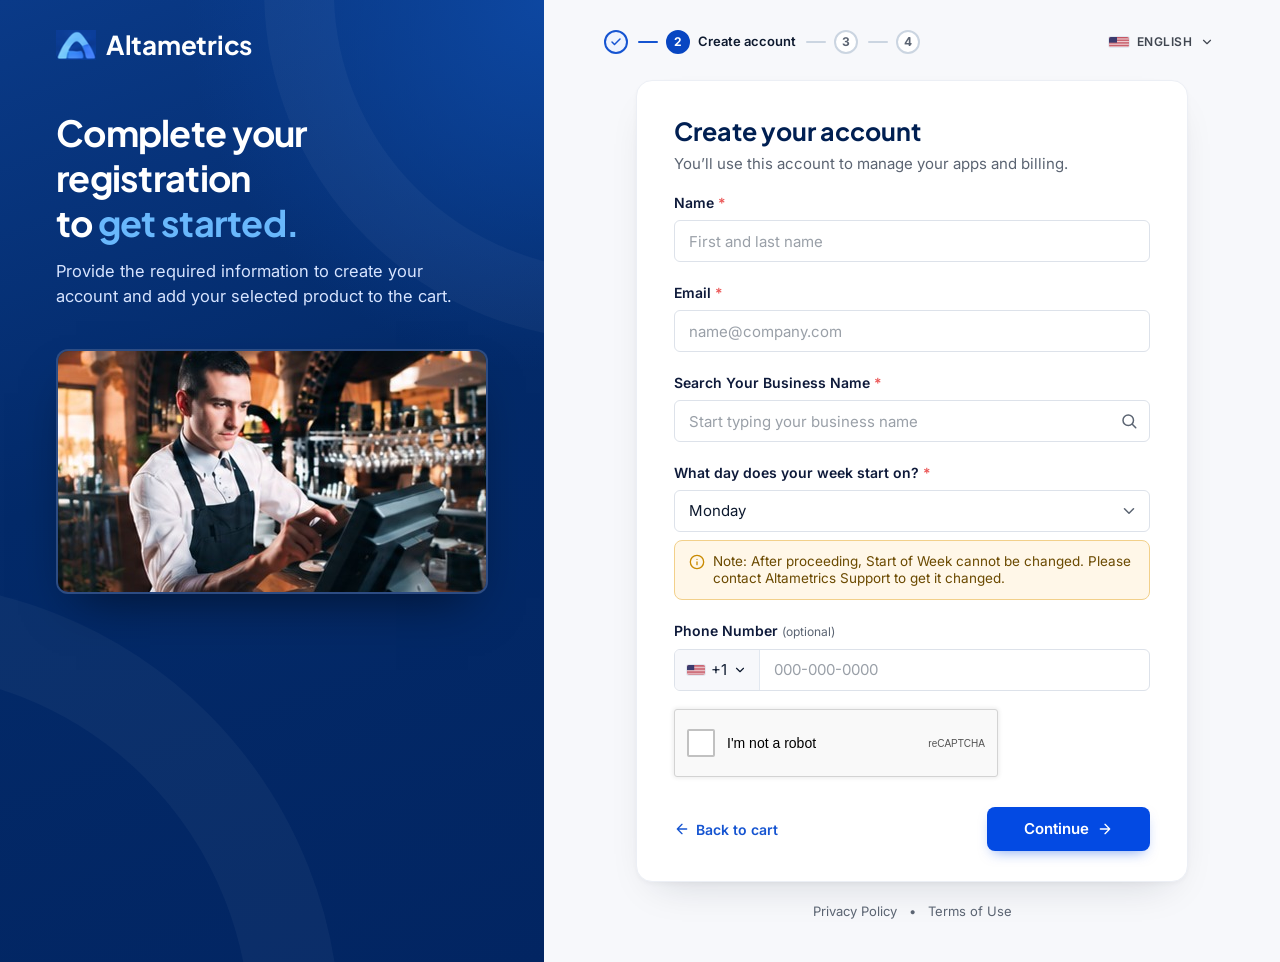
<file: registration.html>
<!DOCTYPE html>
<html lang="en">
<head>
  <meta charset="utf-8">
  <meta name="viewport" content="width=device-width, initial-scale=1">
  <title>Create your account | Altametrics</title>
  <meta name="description" content="Create your Altametrics account to complete your purchase.">
  <meta name="theme-color" content="#0b1d3a">
  <link rel="preconnect" href="https://fonts.googleapis.com">
  <link rel="preconnect" href="https://fonts.gstatic.com" crossorigin>
  <link rel="stylesheet" href="https://fonts.googleapis.com/css2?family=Inter:wght@400;500;600;700&family=Plus+Jakarta+Sans:wght@500;600;700;800&display=swap">
  <link rel="preconnect" href="https://altametrics.com">
  <link rel="preconnect" href="https://agcdn.altametrics.com">
  <link rel="stylesheet" href="assets/css/style.css">
  <script src="assets/js/app.js" defer></script>
</head>
<body class="page-auth" data-page="registration">
  <main class="auth-layout">

    <!-- Brand panel (tablet & desktop) -->
    <section class="auth-brand auth-brand--v7" aria-labelledby="auth-title">
      <div class="auth-brand__shapes" aria-hidden="true"></div>
      <div class="auth-brand__top">
        <a class="brand-lockup" href="index.html" aria-label="Altametrics home">
          <!-- Logo mark: swap for the official SVG when available -->
          <img class="brand-lockup__mark" src="assets/img/altametrics-mark.png" alt="" width="45" height="34">
          <span class="brand-lockup__name">Altametrics</span>
        </a>
      </div>
      <div class="auth-brand__content">
        <h1 class="auth-brand__title" id="auth-title"><span class="auth-brand__line">Complete your registration</span> to <span class="auth-brand__accent">get started.</span></h1>
        <p class="auth-brand__text">Provide the required information to create your account and add your selected product to the cart.</p>
        <div class="auth-order" id="auth-order" hidden>
          <p class="auth-order__label">Your order</p>
          <ul class="auth-order__items" id="auth-order-items"></ul>
          <div class="auth-order__total"><span>Due today</span><span id="auth-order-total">$0.00</span></div>
        </div>
        <figure class="auth-photo" data-media data-label="Restaurant team member at the POS">
          <!-- ASSET: cropped from the design mockup; replace with the high-resolution original -->
          <img src="assets/img/registration-staff.jpg" alt="Restaurant team member entering an order at a point-of-sale terminal" width="436" height="241" decoding="async">
        </figure>
      </div>
    </section>

    <section class="auth-panel">
      <div class="auth-topbar">
        <span class="auth-mobile-brand"><a class="wordmark" href="index.html" aria-label="Altametrics home"><span class="wordmark__text">ZIP Schedules</span></a></span>
        <ol class="stepper" aria-label="Checkout progress"><li class="stepper__item" data-step="1" data-state="done"><span class="stepper__dot" aria-hidden="true"><span class="stepper__num">1</span><svg class="" viewBox="0 0 24 24" fill="none" stroke="currentColor" stroke-width="3" stroke-linecap="round" stroke-linejoin="round" aria-hidden="true"><path d="M20 6 9 17l-5-5"/></svg></span><a class="stepper__label" href="products.html">Choose apps</a><span class="sr-only"> (completed)</span></li><li class="stepper__item" data-step="2" data-state="current" aria-current="step"><span class="stepper__dot" aria-hidden="true"><span class="stepper__num">2</span><svg class="" viewBox="0 0 24 24" fill="none" stroke="currentColor" stroke-width="3" stroke-linecap="round" stroke-linejoin="round" aria-hidden="true"><path d="M20 6 9 17l-5-5"/></svg></span><span class="stepper__label">Create account</span><span class="sr-only"> (current step)</span></li><li class="stepper__item" data-step="3" data-state="upcoming"><span class="stepper__dot" aria-hidden="true"><span class="stepper__num">3</span><svg class="" viewBox="0 0 24 24" fill="none" stroke="currentColor" stroke-width="3" stroke-linecap="round" stroke-linejoin="round" aria-hidden="true"><path d="M20 6 9 17l-5-5"/></svg></span><span class="stepper__label">Verify email</span><span class="sr-only"></span></li><li class="stepper__item" data-step="4" data-state="upcoming"><span class="stepper__dot" aria-hidden="true"><span class="stepper__num">4</span><svg class="" viewBox="0 0 24 24" fill="none" stroke="currentColor" stroke-width="3" stroke-linecap="round" stroke-linejoin="round" aria-hidden="true"><path d="M20 6 9 17l-5-5"/></svg></span><span class="stepper__label">Payment</span><span class="sr-only"></span></li></ol>
        <div class="lang-select">
          <!-- TODO: language menu -->
          <button type="button" class="lang-select__btn" aria-label="Language: English"><svg class="flag" viewBox="0 0 38 20" aria-hidden="true"><rect width="38" height="20" fill="#b22234"/><path d="M0 2.31h38M0 5.38h38M0 8.46h38M0 11.54h38M0 14.62h38M0 17.69h38" stroke="#fff" stroke-width="1.54"/><rect width="15.2" height="10.77" fill="#3c3b6e"/></svg><span class="lang-select__label">English</span><svg class="icon icon--xs" viewBox="0 0 24 24" fill="none" stroke="currentColor" stroke-width="2" stroke-linecap="round" stroke-linejoin="round" aria-hidden="true"><path d="m6 9 6 6 6-6"/></svg></button>
        </div>
      </div>

      <div class="auth-panel__body">
        <h1 class="sr-only auth-mobile-title">Complete your registration to get started.</h1>
        <div class="auth-card">

          <!-- Step: account details -->
          <form id="details-form" novalidate>
            <h2 class="auth-card__title">Create your account</h2>
            <p class="auth-card__text">You&rsquo;ll use this account to manage your apps and billing.</p>

          <div class="field">
            <label class="field__label" for="reg-name">Name <span class="field__req" aria-hidden="true">*</span></label>
            <input class="input" id="reg-name" name="name" type="text" placeholder="First and last name" autocomplete="name" required aria-describedby="reg-name-error">
            <p class="field__error" id="reg-name-error" hidden></p>
          </div>

          <div class="field">
            <label class="field__label" for="reg-email">Email <span class="field__req" aria-hidden="true">*</span></label>
            <input class="input" id="reg-email" name="email" type="email" placeholder="name@company.com" autocomplete="email" required aria-describedby="reg-email-error">
            <p class="field__error" id="reg-email-error" hidden></p>
          </div>

          <div class="field">
            <label class="field__label" for="reg-business">Search Your Business Name <span class="field__req" aria-hidden="true">*</span></label>
            <div class="select-wrap"><input class="input input--icon-right" id="reg-business" name="business" type="text" placeholder="Start typing your business name" autocomplete="organization" required aria-describedby="reg-business-error"><!-- TODO: business lookup / autocomplete --><svg class="select-wrap__icon" viewBox="0 0 24 24" fill="none" stroke="currentColor" stroke-width="2" stroke-linecap="round" stroke-linejoin="round" aria-hidden="true"><circle cx="11" cy="11" r="7"/><path d="m21 21-4.3-4.3"/></svg></div>
            <p class="field__error" id="reg-business-error" hidden></p>
          </div>
            <div class="field">
              <label class="field__label" for="reg-week-start">What day does your week start on? <span class="field__req" aria-hidden="true">*</span></label>
              <div class="select-wrap">
                <select class="select" id="reg-week-start" name="week_start" required aria-describedby="week-start-note reg-week-start-error">
                  <option>Monday</option><option>Tuesday</option><option>Wednesday</option><option>Thursday</option><option>Friday</option><option>Saturday</option><option>Sunday</option>
                </select><svg class="select-wrap__icon" viewBox="0 0 24 24" fill="none" stroke="currentColor" stroke-width="2" stroke-linecap="round" stroke-linejoin="round" aria-hidden="true"><path d="m6 9 6 6 6-6"/></svg>
              </div>
              <p class="reg-note" id="week-start-note"><svg class="icon icon--sm" viewBox="0 0 24 24" fill="none" stroke="currentColor" stroke-width="2" stroke-linecap="round" stroke-linejoin="round" aria-hidden="true"><circle cx="12" cy="12" r="10"/><path d="M12 16v-4M12 8h.01"/></svg><span>Note: After proceeding, Start of Week cannot be changed. Please contact Altametrics Support to get it changed.</span></p>
              <p class="field__error" id="reg-week-start-error" hidden></p>
            </div>
            <div class="field">
              <label class="field__label" for="reg-phone">Phone Number <span class="field__opt">(optional)</span></label>
              <div class="phone-group">
                <!-- TODO: country code picker -->
                <button type="button" class="phone-group__code" aria-label="Country code: United States, +1"><svg class="flag" viewBox="0 0 38 20" aria-hidden="true"><rect width="38" height="20" fill="#b22234"/><path d="M0 2.31h38M0 5.38h38M0 8.46h38M0 11.54h38M0 14.62h38M0 17.69h38" stroke="#fff" stroke-width="1.54"/><rect width="15.2" height="10.77" fill="#3c3b6e"/></svg><span>+1</span><svg class="icon icon--xs" viewBox="0 0 24 24" fill="none" stroke="currentColor" stroke-width="2" stroke-linecap="round" stroke-linejoin="round" aria-hidden="true"><path d="m6 9 6 6 6-6"/></svg></button>
                <input class="phone-group__input" id="reg-phone" name="phone" type="tel" placeholder="000-000-0000" autocomplete="tel-national">
              </div>
            </div>

            <!-- PLACEHOLDER: replace with the Google reCAPTCHA widget (304 x 78) -->
            <div class="captcha-ph">
              <label class="captcha-ph__check"><input type="checkbox" name="captcha"><span>I'm not a robot</span></label>
              <span class="captcha-ph__brand">reCAPTCHA</span>
            </div>

            <p class="form-message reg-message" id="reg-message" role="alert" hidden></p>
            <div class="auth-actions">
              <a class="auth-back" href="products.html"><svg class="icon icon--sm" viewBox="0 0 24 24" fill="none" stroke="currentColor" stroke-width="2" stroke-linecap="round" stroke-linejoin="round" aria-hidden="true"><path d="M19 12H5M12 19l-7-7 7-7"/></svg>Back to cart</a>
              <button type="submit" class="btn btn--primary auth-continue">Continue <svg class="icon icon--sm" viewBox="0 0 24 24" fill="none" stroke="currentColor" stroke-width="2" stroke-linecap="round" stroke-linejoin="round" aria-hidden="true"><path d="M5 12h14M12 5l7 7-7 7"/></svg></button>
            </div>
          </form>

          <!-- Step: verify email -->
          <form id="verify-form" novalidate hidden>
            <h2 class="auth-card__title" id="verify-title">Verify Your Account</h2>
            <p class="auth-card__text" id="verify-text">Please enter the 6-digit code sent to <strong id="verify-email">your email address</strong> to continue.</p>
            <fieldset class="otp-inputs" aria-labelledby="verify-title" aria-describedby="verify-text verify-message">
              <input class="otp-input" type="text" inputmode="numeric" maxlength="1" placeholder=" " autocomplete="one-time-code" aria-label="Digit 1 of 6">
              <input class="otp-input" type="text" inputmode="numeric" maxlength="1" placeholder=" " aria-label="Digit 2 of 6">
              <input class="otp-input" type="text" inputmode="numeric" maxlength="1" placeholder=" " aria-label="Digit 3 of 6">
              <input class="otp-input" type="text" inputmode="numeric" maxlength="1" placeholder=" " aria-label="Digit 4 of 6">
              <input class="otp-input" type="text" inputmode="numeric" maxlength="1" placeholder=" " aria-label="Digit 5 of 6">
              <input class="otp-input" type="text" inputmode="numeric" maxlength="1" placeholder=" " aria-label="Digit 6 of 6">
            </fieldset>
            <p class="form-message" id="verify-message" role="status" hidden></p>
            <p class="resend">Didn&rsquo;t get a code? <button type="button" class="resend__btn" id="resend-code">Resend Code</button></p>
            <div class="auth-actions">
              <a class="auth-back" href="products.html"><svg class="icon icon--sm" viewBox="0 0 24 24" fill="none" stroke="currentColor" stroke-width="2" stroke-linecap="round" stroke-linejoin="round" aria-hidden="true"><path d="M19 12H5M12 19l-7-7 7-7"/></svg>Back to cart</a>
              <button type="submit" class="btn btn--primary">Verify</button>
            </div>
          </form>

        </div>

        <nav class="auth-legal" aria-label="Legal">
          <a href="https://altametrics.com/legal/privacy-policy/">Privacy Policy</a><span aria-hidden="true">&bull;</span><a href="https://altametrics.com/legal/terms-of-use/">Terms of Use</a>
        </nav>
      </div>
    </section>
  </main>
</body>
</html>
</file>
<file: assets/css/style.css>
/* ==========================================================================
   ZipSchedules × Altametrics — purchase flow stylesheet (v2)
   Pages: index → products → registration → checkout → manage
   One blue (#00457f, the Altametrics app-bar blue), one accent (amber),
   green reserved for the final payment action and success states.
   ========================================================================== */

/* 1. Tokens ---------------------------------------------------------------- */
:root {
  --font-body: 'Inter', system-ui, -apple-system, 'Segoe UI', Roboto, Arial, sans-serif;
  --font-head: 'Plus Jakarta Sans', 'Inter', system-ui, -apple-system, 'Segoe UI', Arial, sans-serif;

  /* Brand */
  --primary: #00457f;
  --primary-600: #005da7;
  --primary-container: #2976c7;
  --primary-50: #eef4fb;
  --primary-100: #d9e7f7;
  --primary-fixed: #d3e3ff;
  --primary-fixed-dim: #a3c9ff;
  --on-primary: #ffffff;
  --on-primary-container: #bcd6ff;
  --amber: #feae2c;
  --amber-50: #fff6e6;
  --amber-ink: #7a4f00;
  --secondary-container: #feae2c;

  /* Neutrals */
  --ink: #0f1b2d;
  --on-surface: #1b1c1b;
  --on-surface-variant: #414751;
  --muted: #5b6472;
  --text-muted: #6b7280;
  --placeholder: #9aa0a8;
  --line: #e2e8f0;
  --line-strong: #cbd5e1;
  --border-subtle: #e2e8f0;
  --outline-variant: #c1c7d3;
  --bg: #f8fafc;
  --surface: #fbf9f8;
  --surface-background: #f8fafc;
  --surface-lowest: #ffffff;
  --surface-low: #f5f3f2;
  --surface-container: #efedec;
  --surface-dark: #1b1c1c;
  --surface-dark-card: #2a2b2b;
  --gray-100: #f3f4f6;
  --gray-300: #d1d5db;

  /* Status */
  --success: #1f9d55;
  --success-hover: #18834a;
  --success-50: #e8f6ee;
  --error: #ba1a1a;
  --error-50: #fdeeee;
  --status-error: #eb5757;

  /* Shape & depth */
  --radius-sm: 4px;
  --radius-md: 6px;
  --radius-lg: 8px;
  --radius-xl: 12px;
  --radius-2xl: 16px;
  --radius-3xl: 24px;
  --radius-full: 9999px;
  --shadow-sm: 0 1px 2px 0 rgb(15 27 45 / 0.05);
  --shadow-md: 0 4px 12px -2px rgb(15 27 45 / 0.08), 0 2px 4px -2px rgb(15 27 45 / 0.06);
  --shadow-lg: 0 10px 24px -6px rgb(15 27 45 / 0.12), 0 4px 8px -4px rgb(15 27 45 / 0.08);
  --shadow-xl: 0 20px 32px -8px rgb(15 27 45 / 0.16);
  --shadow-2xl: 0 28px 56px -12px rgb(15 27 45 / 0.28);
  --focus-ring: 0 0 0 3px rgb(0 93 167 / 0.22);

  --container: 1280px;
  --header-h: 68px;
}

/* 2. Base ------------------------------------------------------------------ */
*, *::before, *::after { box-sizing: border-box; }
html { -webkit-text-size-adjust: 100%; scroll-behavior: smooth; }
body {
  margin: 0; font-family: var(--font-body); font-size: 16px; line-height: 1.5; color: var(--on-surface);
  -webkit-font-smoothing: antialiased; -moz-osx-font-smoothing: grayscale;
}
h1, h2, h3, h4, p, ul, ol, figure, blockquote, dl, dd, fieldset { margin: 0; }
ul, ol { padding: 0; list-style: none; }
fieldset { padding: 0; border: 0; min-width: 0; }
img, svg { display: block; max-width: 100%; }
a { color: inherit; text-decoration: none; }
button, input, select, textarea { font: inherit; color: inherit; margin: 0; }
button { cursor: pointer; background: none; border: 0; padding: 0; }
button:disabled { cursor: not-allowed; }
:focus-visible { outline: 2px solid var(--primary-600); outline-offset: 2px; }
[hidden] { display: none !important; }
.sr-only { position: absolute; width: 1px; height: 1px; padding: 0; margin: -1px; overflow: hidden; clip: rect(0,0,0,0); white-space: nowrap; border: 0; }
.skip-link { position: absolute; left: 16px; top: -100px; z-index: 100; padding: 8px 16px; border-radius: var(--radius-lg); background: var(--primary); color: #fff; font-weight: 600; }
.skip-link:focus { top: 16px; }
.container { width: 100%; max-width: var(--container); margin: 0 auto; padding-left: 32px; padding-right: 32px; }
.icon { width: 20px; height: 20px; flex: none; }
.icon--xs { width: 14px; height: 14px; }
.icon--sm { width: 16px; height: 16px; }
.icon--lg { width: 24px; height: 24px; }

/* Wordmark (swap for the SVG logo when available) */
.wordmark { display: inline-flex; align-items: center; gap: 8px; font-family: var(--font-head); font-size: 20px; line-height: 1; font-weight: 800; letter-spacing: -0.02em; color: var(--primary); }
.wordmark__mark { display: inline-flex; align-items: center; justify-content: center; width: 28px; height: 28px; border-radius: 50%; background: var(--primary); color: #fff; }
.wordmark__mark svg { width: 16px; height: 16px; }
.wordmark--light { color: #fff; }
.wordmark--light .wordmark__mark { background: #fff; color: var(--primary); }
.wordmark__sub { font-family: var(--font-body); font-size: 11px; font-weight: 600; letter-spacing: 0; opacity: .75; align-self: flex-end; margin-bottom: 1px; }

/* 3. Buttons --------------------------------------------------------------- */
.btn {
  display: inline-flex; align-items: center; justify-content: center; gap: 8px;
  height: 44px; padding: 0 22px; border: 1px solid transparent; border-radius: var(--radius-lg);
  font-size: 14px; line-height: 16px; font-weight: 600; white-space: nowrap;
  transition: background-color .15s ease, border-color .15s ease, color .15s ease, box-shadow .15s ease, transform .1s ease;
}
.btn:active:not(:disabled) { transform: scale(.98); }
.btn--sm { height: 36px; padding: 0 14px; font-size: 13px; }
.btn--lg { height: 50px; padding: 0 28px; font-size: 16px; line-height: 24px; }
.btn--block { display: flex; width: 100%; }
.btn--primary { background: var(--primary); color: #fff; }
.btn--primary:hover:not(:disabled) { background: var(--primary-600); }
.btn--success { background: var(--success); color: #fff; }
.btn--success:hover:not(:disabled) { background: var(--success-hover); }
.btn--danger { background: var(--error); color: #fff; }
.btn--danger:hover:not(:disabled) { background: #93000a; }
.btn--danger-outline { background: #fff; color: var(--error); border-color: #efc4c4; }
.btn--danger-outline:hover:not(:disabled) { background: var(--error-50); border-color: var(--error); }
.btn--ghost { background: #fff; color: var(--ink); border-color: var(--line-strong); }
.btn--ghost:hover:not(:disabled) { border-color: var(--primary); color: var(--primary); }
.btn--soft { background: var(--primary-50); color: var(--primary); border-color: var(--primary-100); }
.btn--soft:hover:not(:disabled) { background: var(--primary-100); }
.btn--outline-primary { background: #fff; color: var(--primary); border-color: var(--outline-variant); }
.btn--outline-primary:hover:not(:disabled) { background: var(--primary-50); border-color: var(--primary); }
.btn--pill { border-radius: var(--radius-full); }
.btn:disabled, .btn[aria-disabled="true"] { opacity: .45; }
.btn.is-loading { pointer-events: none; opacity: .85; }
.btn.is-loading::before {
  content: ""; width: 14px; height: 14px; border-radius: 50%;
  border: 2px solid currentColor; border-right-color: transparent; animation: spin .7s linear infinite;
}
@keyframes spin { to { transform: rotate(360deg); } }
.link-btn { font-size: 14px; font-weight: 600; color: var(--primary); text-underline-offset: 3px; }
.link-btn:hover { text-decoration: underline; }

/* 4. Forms ----------------------------------------------------------------- */
.field + .field, .field-row + .field, .field + .field-row, .field-row + .field-row { margin-top: 16px; }
.field__label { display: flex; align-items: baseline; gap: 4px; margin-bottom: 6px; font-size: 13px; line-height: 18px; font-weight: 600; color: var(--ink); }
.field__req { color: var(--status-error); }
.field__opt { font-size: 12px; font-weight: 400; color: var(--muted); }
.field__hint { margin-top: 6px; font-size: 12px; line-height: 16px; color: var(--muted); }
.field__error { display: flex; gap: 6px; margin-top: 6px; font-size: 12.5px; line-height: 18px; color: var(--error); }
.input, .select {
  display: block; width: 100%; height: 46px; padding: 0 14px; font-size: 15px; color: var(--ink);
  background: #fff; border: 1px solid var(--line-strong); border-radius: var(--radius-lg);
  outline: none; -webkit-appearance: none; appearance: none; transition: border-color .15s ease, box-shadow .15s ease;
}
.input::placeholder { color: var(--placeholder); opacity: 1; }
.input:hover, .select:hover { border-color: #94a3b8; }
.input:focus, .select:focus { border-color: var(--primary-600); box-shadow: var(--focus-ring); }
.input[aria-invalid="true"], .select[aria-invalid="true"] { border-color: var(--error); background: #fffafa; }
.input-wrap, .select-wrap { position: relative; }
.select { padding-right: 40px; cursor: pointer; }
.select-wrap__icon { position: absolute; top: 50%; right: 12px; width: 18px; height: 18px; transform: translateY(-50%); color: var(--muted); pointer-events: none; }
.input-wrap__icon { position: absolute; top: 50%; left: 14px; width: 16px; height: 16px; transform: translateY(-50%); color: var(--muted); pointer-events: none; }
.input-wrap--icon-left .input { padding-left: 40px; }
.input-wrap__tag { position: absolute; top: 50%; right: 12px; transform: translateY(-50%); font-size: 11px; font-weight: 700; letter-spacing: .02em; color: var(--primary); pointer-events: none; }
.field-row { display: grid; grid-template-columns: 1fr 1fr; gap: 12px; }
.field-row--3 { grid-template-columns: 1.4fr 1fr 1fr; }

/* 5. Flow chrome: header, stepper, footer --------------------------------- */
.co-header { position: sticky; top: 0; z-index: 40; background: rgb(255 255 255 / .94); -webkit-backdrop-filter: blur(10px); backdrop-filter: blur(10px); border-bottom: 1px solid var(--line); }
.co-header__inner { display: grid; grid-template-columns: 1fr auto 1fr; align-items: center; gap: 24px; height: var(--header-h); }
.co-header__help { justify-self: end; display: flex; align-items: center; gap: 8px; font-size: 13px; color: var(--muted); }
.co-header__help a { display: inline-flex; align-items: center; gap: 6px; font-weight: 600; color: var(--ink); }
.co-header__help a:hover { color: var(--primary); }

.stepper { display: flex; align-items: center; gap: 10px; }
.stepper__item { display: flex; align-items: center; gap: 8px; font-size: 13px; font-weight: 500; color: var(--muted); white-space: nowrap; }
.stepper__item + .stepper__item::before { content: ""; width: 28px; height: 2px; border-radius: 2px; background: var(--line-strong); }
.stepper__item[data-state="done"] + .stepper__item::before { background: var(--primary); }
.stepper__dot {
  display: inline-flex; align-items: center; justify-content: center; width: 24px; height: 24px; flex: none;
  border-radius: 50%; border: 2px solid var(--line-strong); background: #fff;
  font-size: 12px; font-weight: 700; color: var(--muted);
}
.stepper__dot svg { display: none; width: 12px; height: 12px; }
.stepper__item[data-state="current"] { color: var(--ink); font-weight: 600; }
.stepper__item[data-state="current"] .stepper__dot { border-color: var(--primary); background: var(--primary); color: #fff; }
.stepper__item[data-state="done"] { color: var(--ink); }
.stepper__item[data-state="done"] .stepper__dot { border-color: var(--primary); background: var(--primary-50); color: var(--primary); }
.stepper__item[data-state="done"] .stepper__num { display: none; }
.stepper__item[data-state="done"] .stepper__dot svg { display: block; }
.stepper__item a { color: inherit; }
.stepper__item a:hover { color: var(--primary); }

.co-footer { padding: 24px 0; border-top: 1px solid var(--line); background: #fff; font-size: 13px; color: var(--muted); }
.co-footer__inner { display: flex; flex-wrap: wrap; align-items: center; justify-content: space-between; gap: 12px 24px; }
.co-footer__links { display: flex; flex-wrap: wrap; gap: 8px 20px; }
.co-footer__links a:hover { color: var(--primary); text-decoration: underline; text-underline-offset: 3px; }

.secure-note { display: flex; align-items: center; justify-content: center; gap: 8px; font-size: 12px; line-height: 16px; color: var(--muted); }
.secure-note .icon { color: var(--success); }

/* 6. Dialogs --------------------------------------------------------------- */
.dialog {
  width: calc(100% - 32px); max-width: 460px; max-height: calc(100dvh - 48px); margin: auto;
  padding: 0; border: 0; border-radius: var(--radius-2xl); background: #fff; color: var(--on-surface);
  box-shadow: var(--shadow-2xl); overflow: auto; overscroll-behavior: contain;
}
.dialog::backdrop { background: rgb(15 27 45 / .5); -webkit-backdrop-filter: blur(3px); backdrop-filter: blur(3px); }
.dialog[open] { animation: dialog-in .18s ease-out; }
@keyframes dialog-in { from { opacity: 0; transform: translateY(8px) scale(.985); } to { opacity: 1; transform: none; } }
.dialog__header { position: sticky; top: 0; z-index: 1; padding: 20px 24px 0; background: #fff; }
.dialog__title-row { display: flex; align-items: flex-start; justify-content: space-between; gap: 16px; }
.dialog__title { font-family: var(--font-head); font-size: 20px; line-height: 28px; font-weight: 700; color: var(--ink); }
.dialog__sub { margin-top: 2px; font-size: 13px; line-height: 18px; color: var(--muted); }
.dialog__close { display: inline-flex; align-items: center; justify-content: center; width: 34px; height: 34px; margin: -4px -8px 0 0; border-radius: var(--radius-lg); color: var(--muted); }
.dialog__close:hover { background: var(--gray-100); color: var(--ink); }
.dialog__progress { display: flex; gap: 6px; margin-top: 16px; padding-bottom: 16px; border-bottom: 1px solid var(--line); }
.dialog__progress span { flex: 1; height: 4px; border-radius: 2px; background: var(--line); }
.dialog__progress span.is-on { background: var(--primary); }
.dialog__body { padding: 20px 24px 24px; }
.dialog__actions { display: flex; flex-direction: column; align-items: center; gap: 12px; margin-top: 24px; }
.dialog__footer-note { margin-top: 16px; }

/* Email capture */
.email-dialog { max-width: 448px; }
.email-dialog__inner { position: relative; padding: 28px; }
.email-dialog__close { position: absolute; top: 16px; right: 16px; margin: 0; }
.email-dialog__badge { display: inline-flex; align-items: center; justify-content: center; width: 44px; height: 44px; margin-bottom: 16px; border-radius: var(--radius-xl); background: var(--primary-50); color: var(--primary); }
.email-dialog__title { padding-right: 28px; font-family: var(--font-head); font-size: 20px; line-height: 28px; font-weight: 700; color: var(--ink); }
.email-dialog__text { margin: 6px 0 20px; font-size: 14px; line-height: 20px; color: var(--muted); }
.email-dialog .btn { margin-top: 16px; height: 48px; }
.email-dialog__legal { margin-top: 14px; font-size: 12px; line-height: 17px; text-align: center; color: var(--muted); }
.email-dialog__legal a { color: var(--primary); font-weight: 600; }
/* ==========================================================================
   6. LANDING PAGE  (body.page-landing)
   ========================================================================== */
.page-landing { background: #fff; }


.l-header {
  position: sticky; top: 0; z-index: 40;
  background: rgb(255 255 255 / .9);
  -webkit-backdrop-filter: blur(12px); backdrop-filter: blur(12px);
  border-bottom: 1px solid transparent;
  transition: border-color .2s ease;
}
.l-header.is-scrolled { border-bottom-color: var(--border-subtle); }
.l-header__inner { height: 76px; display: flex; align-items: center; justify-content: space-between; }
.l-logo {
  font-family: var(--font-head); font-size: 22px; line-height: 28px; font-weight: 800;
  letter-spacing: -0.02em; color: var(--primary);
}
.l-nav { display: flex; align-items: center; gap: 32px; font-size: 14px; font-weight: 500; color: var(--on-surface-variant); }
.l-nav a:hover { color: var(--primary); }
.l-nav__login { color: var(--primary); font-weight: 600; }
.l-nav-toggle { display: none; width: 40px; height: 40px; align-items: center; justify-content: center; border-radius: var(--radius-md); }
.l-nav-toggle:hover { background: var(--gray-100); }
.l-nav-toggle .icon-close { display: none; }
.l-nav-toggle[aria-expanded="true"] .icon-open { display: none; }
.l-nav-toggle[aria-expanded="true"] .icon-close { display: block; }

.l-section { padding: 96px 0; }
.l-section--tint { background: var(--surface-background); }
.l-section--dark { background: var(--surface-dark); color: #fff; }
.l-section-head { max-width: 640px; margin: 0 auto 48px; text-align: center; }
.l-h2 {
  font-family: var(--font-head); font-size: 32px; line-height: 40px; font-weight: 700; letter-spacing: -0.02em;
}
.l-lead { margin-top: 12px; font-size: 16px; line-height: 24px; color: var(--on-surface-variant); }

/* Hero */
.l-hero { padding: 72px 0 96px; background: var(--surface-background); }
.l-hero__grid { display: grid; grid-template-columns: 1fr 1fr; gap: 48px; align-items: center; }
.l-pill {
  display: inline-flex; align-items: center; height: 26px; padding: 0 12px;
  border: 1px solid var(--primary-fixed); border-radius: var(--radius-full);
  background: #e8f0fb; color: var(--primary);
  font-size: 11px; line-height: 14px; font-weight: 700; letter-spacing: .06em; text-transform: uppercase;
}
.l-hero__title {
  margin-top: 20px;
  font-family: var(--font-head); font-size: 60px; line-height: 62px; font-weight: 700; letter-spacing: -0.03em;
  color: #111;
}
.l-hero__title em { font-style: normal; color: var(--primary); }
.l-hero__text { max-width: 560px; margin-top: 24px; font-size: 18px; line-height: 28px; color: var(--on-surface-variant); }
.l-hero__actions { display: flex; flex-wrap: wrap; gap: 16px; margin-top: 40px; }

/* Image placeholders — replace with exported product imagery */
.media-ph {
  position: relative; overflow: hidden; border-radius: var(--radius-xl);
  background: radial-gradient(120% 120% at 20% 0%, #1f2a3a 0%, #0b111b 60%, #070b12 100%);
  box-shadow: var(--shadow-2xl);
}
.media-ph::after {
  content: attr(data-label); position: absolute; left: 16px; bottom: 12px;
  font-size: 11px; letter-spacing: .06em; text-transform: uppercase; color: rgb(255 255 255 / .35);
}
.l-hero__media { aspect-ratio: 4 / 3; }
.l-hero__media-frame {
  position: absolute; inset: 12% 15%; border: 1px solid rgb(255 255 255 / .08); border-radius: var(--radius-lg);
}
.l-hero__media-ring {
  position: absolute; top: 50%; left: 50%; width: 32%; aspect-ratio: 1; transform: translate(-50%, -50%);
  border-radius: 50%; border: 3px solid rgb(255 255 255 / .12); border-top-color: var(--primary-container); border-right-color: var(--primary-container);
}

/* Feature cards */
.l-features { padding: 72px 0; }
.l-features__grid { display: grid; grid-template-columns: repeat(4, minmax(0, 1fr)); gap: 24px; }
.l-feature { padding: 24px; border-radius: var(--radius-xl); background: var(--surface-background); }
.l-feature__icon {
  display: inline-flex; align-items: center; justify-content: center;
  width: 40px; height: 40px; margin-bottom: 16px; border-radius: var(--radius-lg);
}
.l-feature__title { font-size: 16px; line-height: 22px; font-weight: 700; }
.l-feature__text { margin-top: 8px; font-size: 14px; line-height: 20px; color: var(--on-surface-variant); }
.tone-blue { background: #e3edfb; color: #0b57d0; }
.tone-orange { background: #fdeedd; color: #c2410c; }
.tone-gray { background: #e9ebee; color: #475467; }
.tone-green { background: #e3f5ea; color: #1e874b; }
.tone-solid-blue { background: #0b57d0; color: #fff; }
.tone-solid-red { background: #b3261e; color: #fff; }
.tone-solid-brown { background: #8a4b16; color: #fff; }

/* Bento: forecasting + coordination */
.l-bento { display: grid; grid-template-columns: 2fr 1fr; gap: 24px; }
.l-bento__main {
  padding: 40px; border-radius: var(--radius-2xl); color: #fff;
  background: linear-gradient(135deg, #0a4fa5 0%, var(--primary) 100%);
}
.l-bento__title { font-family: var(--font-head); font-size: 22px; line-height: 30px; font-weight: 700; }
.l-bento__text { max-width: 520px; margin-top: 12px; font-size: 15px; line-height: 24px; color: var(--on-primary-container); }
.l-checks { display: grid; grid-template-columns: 1fr 1fr; gap: 14px 32px; margin-top: 28px; font-size: 14px; font-weight: 500; }
.l-checks li { display: flex; align-items: center; gap: 10px; }
.l-bento__side { padding: 40px 32px; border-radius: var(--radius-2xl); background: var(--surface-background); }
.l-bento__side .l-feature__icon { width: 44px; height: 44px; }

/* Three columns */
.l-cols { display: grid; grid-template-columns: repeat(3, minmax(0, 1fr)); gap: 40px; }
.l-col__icon { display: inline-flex; align-items: center; justify-content: center; width: 36px; height: 36px; border-radius: var(--radius-md); }
.l-col__title { margin-top: 18px; font-size: 18px; line-height: 26px; font-weight: 700; }
.l-col__text { margin-top: 8px; font-size: 14px; line-height: 22px; color: var(--on-surface-variant); }
.l-more {
  display: inline-flex; align-items: center; gap: 6px; margin-top: 14px;
  font-size: 14px; font-weight: 600; color: var(--primary);
}
.l-more:hover { text-decoration: underline; text-underline-offset: 3px; }

/* Compliance split */
.l-split { display: grid; grid-template-columns: 1fr 1fr; gap: 64px; align-items: center; }
.l-split__media { aspect-ratio: 1 / 1; max-width: 520px; }
.l-split__media .l-hero__media-ring { width: 46%; border-width: 1px; border-color: rgb(120 170 255 / .25); }
.l-flsa {
  position: absolute; right: 24px; bottom: 24px; z-index: 1; max-width: 240px;
  padding: 16px; border-radius: var(--radius-lg); background: #0b57d0; color: #fff; box-shadow: var(--shadow-lg);
}
.l-flsa__title { font-size: 14px; font-weight: 700; }
.l-flsa__text { margin-top: 4px; font-size: 12px; line-height: 17px; color: #dbe7ff; }
.l-list { margin-top: 24px; display: grid; gap: 14px; font-size: 15px; line-height: 22px; color: var(--on-surface-variant); }
.l-list li { display: flex; gap: 12px; }
.l-list .icon { color: var(--primary); margin-top: 1px; }

/* 5 ways (dark) */
.l-ways__head { display: flex; align-items: flex-end; justify-content: space-between; gap: 24px; margin-bottom: 40px; }
.l-ways__head .l-lead { color: #b8bcc4; }
.l-ways__badge { flex: none; height: 40px; padding: 0 20px; border-radius: var(--radius-md); background: #0b57d0; color: #fff; font-size: 14px; font-weight: 600; display: inline-flex; align-items: center; }
.l-ways__grid { display: grid; grid-template-columns: repeat(5, minmax(0, 1fr)); gap: 16px; }
.l-way { padding: 24px 20px; border-radius: var(--radius-lg); background: var(--surface-dark-card); }
.l-way__num { font-family: var(--font-head); font-size: 26px; line-height: 32px; font-weight: 600; color: #4f8fe8; }
.l-way__title { margin-top: 14px; font-size: 12px; line-height: 16px; font-weight: 700; letter-spacing: .04em; text-transform: uppercase; }
.l-way__text { margin-top: 10px; font-size: 13px; line-height: 19px; color: #a7abb3; }

/* Mobile app panel */
.l-app {
  display: grid; grid-template-columns: 1.1fr 1fr; gap: 48px; align-items: center;
  padding: 64px; border-radius: var(--radius-3xl); color: #fff;
  background: linear-gradient(135deg, #0b57d0 0%, var(--primary) 100%);
}
.l-app .l-pill { background: rgb(255 255 255 / .15); border-color: rgb(255 255 255 / .25); color: #fff; }
.l-app__title { margin-top: 16px; font-family: var(--font-head); font-size: 44px; line-height: 50px; font-weight: 700; letter-spacing: -0.02em; }
.l-app__text { max-width: 460px; margin-top: 16px; font-size: 16px; line-height: 26px; color: #dbe7ff; }
.l-stores { display: flex; flex-wrap: wrap; gap: 12px; margin-top: 32px; }
.l-store {
  display: inline-flex; align-items: center; gap: 10px; height: 48px; padding: 0 18px;
  border-radius: var(--radius-lg); background: #000; color: #fff; border: 1px solid rgb(255 255 255 / .2);
}
.l-store:hover { background: #1a1a1a; }
.l-store__small { display: block; font-size: 9px; line-height: 11px; letter-spacing: .04em; text-transform: uppercase; opacity: .8; }
.l-store__big { display: block; font-size: 15px; line-height: 18px; font-weight: 600; }
.l-app__media {
  justify-self: center; width: 100%; max-width: 360px; aspect-ratio: 1 / 1;
  display: flex; align-items: center; justify-content: center;
  border-radius: var(--radius-xl); background: #f4f6fa; box-shadow: var(--shadow-xl);
}
.l-phone-ph {
  width: 42%; aspect-ratio: 9 / 19; border-radius: 22px; position: relative;
  background: radial-gradient(100% 70% at 50% 40%, #1d2b3d 0%, #070b12 70%);
  border: 4px solid #111; box-shadow: var(--shadow-lg);
}
.l-phone-ph::after {
  content: ""; position: absolute; top: 34%; left: 50%; width: 52%; aspect-ratio: 1; transform: translate(-50%, -50%);
  border-radius: 50%; border: 2px solid rgb(79 143 232 / .7);
}

/* Testimonials */
.l-quotes { display: grid; grid-template-columns: repeat(3, minmax(0, 1fr)); gap: 24px; }
.l-quote { display: flex; flex-direction: column; padding: 28px; border: 1px solid var(--border-subtle); border-radius: var(--radius-xl); background: #fff; box-shadow: var(--shadow-sm); }
.l-stars { display: flex; gap: 2px; color: var(--secondary-container); }
.l-quote__text { flex: 1; margin-top: 16px; font-size: 14px; line-height: 22px; font-style: italic; color: var(--on-surface-variant); }
.l-quote__by { display: flex; align-items: center; gap: 12px; margin-top: 24px; }
.l-avatar { display: inline-flex; align-items: center; justify-content: center; width: 36px; height: 36px; border-radius: 50%; font-size: 13px; font-weight: 700; }
.l-quote__name { font-size: 14px; font-weight: 700; }
.l-quote__role { font-size: 12px; color: var(--text-muted); }

/* CTA */
.l-cta { text-align: center; }
.l-cta .l-h2 { font-size: 36px; line-height: 44px; }
.l-cta .l-lead { max-width: 560px; margin: 14px auto 0; }
.l-cta__actions { display: flex; justify-content: center; flex-wrap: wrap; gap: 16px; margin-top: 32px; }

/* Footer */
.l-footer { padding: 64px 0 32px; background: var(--surface-background); border-top: 1px solid var(--border-subtle); font-size: 14px; }
.l-footer__grid { display: grid; grid-template-columns: 1.6fr 1fr 1fr 1fr; gap: 40px; }
.l-footer__about { max-width: 300px; margin-top: 12px; line-height: 22px; color: var(--on-surface-variant); }
.l-footer__heading { font-size: 14px; font-weight: 700; margin-bottom: 14px; }
.l-footer__links { display: grid; gap: 10px; color: var(--on-surface-variant); }
.l-footer__links a:hover { color: var(--primary); }
.l-footer__apps { display: flex; gap: 12px; color: var(--on-surface-variant); }
.l-footer__apps a { display: inline-flex; width: 36px; height: 36px; align-items: center; justify-content: center; border: 1px solid var(--border-subtle); border-radius: var(--radius-md); background: #fff; }
.l-footer__apps a:hover { color: var(--primary); border-color: var(--primary); }
.l-footer__bottom { margin-top: 48px; padding-top: 24px; border-top: 1px solid var(--border-subtle); text-align: center; font-size: 13px; color: var(--text-muted); }

/* v2 additions: header actions, hero reassurance, trust strip */
.l-header__actions { display: flex; align-items: center; gap: 20px; }
.l-header__login { font-size: 14px; font-weight: 600; color: var(--primary); }
.l-header__login:hover { text-decoration: underline; text-underline-offset: 3px; }
.l-header__actions .btn { height: 40px; padding: 0 18px; }
.l-hero__meta { display: flex; flex-wrap: wrap; gap: 8px 20px; margin-top: 20px; font-size: 13px; color: var(--muted); }
.l-hero__meta li { display: flex; align-items: center; gap: 6px; }
.l-hero__meta .icon { color: var(--success); }
.l-trust { padding: 40px 0 8px; background: #fff; }
.l-trust__title { text-align: center; font-size: 14px; font-weight: 500; color: var(--muted); }
.l-trust__logos { display: flex; flex-wrap: wrap; align-items: center; justify-content: center; gap: 24px 48px; margin-top: 24px; }
.l-trust__logos img { height: 40px; width: auto; max-width: 132px; object-fit: contain; filter: grayscale(1); opacity: .7; transition: filter .2s ease, opacity .2s ease; }
.l-trust__logos img:hover { filter: none; opacity: 1; }
.l-footer__bottom { display: flex; flex-wrap: wrap; justify-content: space-between; gap: 12px; text-align: left; }
.l-footer__legal { display: flex; flex-wrap: wrap; gap: 8px 20px; }
.l-footer__legal a:hover { color: var(--primary); }

/* ==========================================================================
   8. PRODUCTS & CART  (body.page-catalog)
   ========================================================================== */
.page-catalog, .page-checkout { min-height: 100vh; display: flex; flex-direction: column; background: var(--bg); color: var(--on-surface); }
.catalog-main { flex: 1 0 auto; padding-top: 36px; padding-bottom: 64px; }
.catalog-layout { display: grid; grid-template-columns: minmax(0, 1fr) 360px; gap: 32px; align-items: start; }
.page-title { font-family: var(--font-head); font-size: 30px; line-height: 38px; font-weight: 700; letter-spacing: -0.02em; color: var(--ink); }
.page-lead { margin-top: 6px; max-width: 620px; font-size: 15px; line-height: 22px; color: var(--muted); }

.catalog-toolbar { display: flex; align-items: center; justify-content: space-between; gap: 16px; margin: 28px 0 20px; }
.search-field { position: relative; width: 340px; max-width: 100%; }
.search-field__icon { position: absolute; top: 50%; left: 14px; width: 18px; height: 18px; transform: translateY(-50%); color: var(--muted); pointer-events: none; }
.search-field .input { padding-left: 42px; height: 44px; }
.search-field .input::-webkit-search-cancel-button { -webkit-appearance: none; }
.seg-tabs { display: inline-flex; gap: 4px; padding: 4px; border-radius: var(--radius-lg); background: #eef1f5; }
.seg-tab { height: 36px; padding: 0 16px; border-radius: var(--radius-md); font-size: 14px; font-weight: 500; color: var(--muted); white-space: nowrap; transition: background-color .15s ease, color .15s ease; }
.seg-tab:hover { color: var(--ink); }
.seg-tab[aria-pressed="true"] { background: #fff; color: var(--primary); font-weight: 600; box-shadow: var(--shadow-sm); }
.catalog-empty { padding: 48px 0; text-align: center; color: var(--muted); }

.product-grid { display: grid; grid-template-columns: repeat(3, minmax(0, 1fr)); gap: 20px; }
.pcard {
  position: relative; display: flex; flex-direction: column; height: 100%; padding: 20px;
  background: #fff; border: 1px solid var(--line); border-radius: var(--radius-2xl);
  transition: border-color .15s ease, box-shadow .15s ease;
}
.pcard:hover { border-color: #c5d3e4; box-shadow: var(--shadow-md); }
.pcard--featured { border-color: #f6d39a; }
.pcard.is-added { border-color: var(--primary); box-shadow: inset 0 0 0 1px var(--primary); }
.pcard__head { display: flex; align-items: center; gap: 14px; }
.pcard__icon { width: 56px; height: 56px; flex: none; padding: 6px; border-radius: var(--radius-xl); background: var(--surface-low); object-fit: contain; }
.pcard__name { font-size: 16px; line-height: 22px; font-weight: 700; color: var(--ink); }
.pcard__cat { font-size: 12px; line-height: 16px; color: var(--muted); text-transform: capitalize; }
.pcard__badge { position: absolute; top: 16px; right: 16px; padding: 2px 10px; border-radius: var(--radius-full); background: var(--amber-50); border: 1px solid #f6d39a; color: var(--amber-ink); font-size: 11px; line-height: 18px; font-weight: 700; }
.pcard__desc { flex: 1; margin-top: 14px; font-size: 14px; line-height: 21px; color: var(--muted); }
.pcard__foot { display: flex; align-items: center; justify-content: space-between; gap: 12px; margin-top: 18px; padding-top: 16px; border-top: 1px solid var(--line); }
.pcard__price { font-family: var(--font-head); font-size: 20px; line-height: 24px; font-weight: 700; color: var(--ink); }
.pcard__per { font-family: var(--font-body); font-size: 13px; font-weight: 500; color: var(--muted); }
.pcard__actions { display: flex; align-items: center; gap: 10px; }
.pcard__details { font-size: 13px; font-weight: 600; color: var(--muted); }
.pcard__details:hover { color: var(--primary); text-decoration: underline; text-underline-offset: 3px; }
.pcard__add { min-width: 84px; }
.pcard__add.is-added, .pcard__add.is-added:hover { background: var(--primary-50); border-color: var(--primary-100); color: var(--primary); opacity: 1; cursor: default; }

/* Order summary */
.order-summary { position: sticky; top: calc(var(--header-h) + 24px); padding: 24px; background: #fff; border: 1px solid var(--line); border-radius: var(--radius-2xl); box-shadow: var(--shadow-sm); }
.order-summary__head { display: flex; align-items: baseline; justify-content: space-between; gap: 12px; }
.order-summary__title { font-family: var(--font-head); font-size: 18px; line-height: 26px; font-weight: 700; color: var(--ink); }
.order-summary__count { font-size: 13px; color: var(--muted); }
.order-summary__items { margin-top: 16px; display: grid; gap: 4px; }
.order-summary__empty { padding: 20px 16px; border: 1px dashed var(--line-strong); border-radius: var(--radius-lg); text-align: center; font-size: 13px; line-height: 19px; color: var(--muted); }
.cart-item { display: grid; grid-template-columns: 40px 1fr auto auto; gap: 12px; align-items: center; padding: 10px 0; border-bottom: 1px solid var(--line); }
.cart-item:last-child { border-bottom: 0; }
.cart-item__thumb { width: 40px; height: 40px; padding: 4px; border-radius: var(--radius-lg); background: var(--surface-low); object-fit: contain; }
.cart-item__name { font-size: 14px; line-height: 20px; font-weight: 600; color: var(--ink); }
.cart-item__meta { font-size: 12px; line-height: 16px; color: var(--muted); }
.cart-item__price { font-size: 14px; font-weight: 600; color: var(--ink); text-align: right; }
.cart-item__remove { display: inline-flex; width: 28px; height: 28px; align-items: center; justify-content: center; border-radius: var(--radius-md); color: #94a3b8; }
.cart-item__remove:hover { background: var(--error-50); color: var(--error); }
.totals { display: grid; gap: 10px; margin-top: 12px; padding: 16px 0; border-top: 1px solid var(--line); font-size: 14px; color: var(--muted); }
.totals__row { display: flex; justify-content: space-between; gap: 12px; }
.totals__row dd { color: var(--ink); font-weight: 500; }
.totals__row--discount dd { color: var(--success); }
.order-summary__due { display: flex; align-items: baseline; justify-content: space-between; padding: 16px 0 20px; border-top: 1px solid var(--line); }
.order-summary__due-label { font-size: 15px; font-weight: 700; color: var(--ink); }
.order-summary__due-sub { display: block; font-size: 12px; font-weight: 400; color: var(--muted); }
.order-summary__due-value { font-family: var(--font-head); font-size: 28px; line-height: 34px; font-weight: 700; color: var(--primary); }
.order-summary .secure-note { margin-top: 14px; }

.cart-bar { display: none; position: fixed; left: 0; right: 0; bottom: 0; z-index: 45; padding: 12px 16px calc(12px + env(safe-area-inset-bottom, 0px)); background: #fff; border-top: 1px solid var(--line); box-shadow: 0 -6px 16px rgb(15 27 45 / .07); }
.cart-bar__inner { display: flex; align-items: center; justify-content: space-between; gap: 12px; max-width: 720px; margin: 0 auto; }
.cart-bar__label { font-size: 12px; color: var(--muted); }
.cart-bar__total { font-family: var(--font-head); font-size: 20px; font-weight: 700; color: var(--primary); }

/* ==========================================================================
   9. REGISTRATION  (body.page-auth)
   ========================================================================== */
.page-auth { display: flex; min-height: 100vh; background: var(--bg); }
.auth-layout { flex: 1; display: flex; width: 100%; }

.auth-brand { position: relative; overflow: hidden; width: 46%; display: flex; flex-direction: column; padding: 32px 48px 0; background: var(--primary); color: #fff; }
.auth-brand__glows { position: absolute; inset: 0; opacity: .22; pointer-events: none; }
.auth-brand__glow { position: absolute; border-radius: 50%; mix-blend-mode: screen; filter: blur(72px); }
.auth-brand__glow--a { top: -10%; left: -10%; width: 420px; height: 420px; background: var(--primary-container); }
.auth-brand__glow--b { bottom: 10%; right: -15%; width: 460px; height: 460px; background: var(--primary-fixed-dim); }
.auth-brand__top { position: relative; z-index: 1; }
.auth-brand__content { position: relative; z-index: 1; flex: 1; display: flex; flex-direction: column; justify-content: center; max-width: 480px; margin: 0 auto; width: 100%; padding: 40px 0 0; text-align: center; }
.auth-brand__title { font-family: var(--font-head); font-size: 38px; line-height: 46px; font-weight: 700; letter-spacing: -0.02em; }
.auth-brand__text { margin-top: 12px; font-size: 17px; line-height: 27px; color: var(--on-primary-container); }
.auth-order { margin: 28px auto 0; width: 100%; max-width: 380px; padding: 16px 18px; text-align: left; border-radius: var(--radius-xl); background: rgb(255 255 255 / .08); border: 1px solid rgb(255 255 255 / .16); -webkit-backdrop-filter: blur(10px); backdrop-filter: blur(10px); }
.auth-order__label { font-size: 12px; font-weight: 600; color: var(--on-primary-container); }
.auth-order__items { margin-top: 8px; display: grid; gap: 6px; font-size: 14px; }
.auth-order__row { display: flex; justify-content: space-between; gap: 12px; }
.auth-order__row dd { font-weight: 600; }
.auth-order__total { display: flex; justify-content: space-between; margin-top: 10px; padding-top: 10px; border-top: 1px solid rgb(255 255 255 / .16); font-weight: 700; }
.auth-brand__illustration { position: relative; z-index: 1; margin: 32px auto 0; width: 100%; max-width: 480px; }
.auth-brand__illustration img { width: 100%; height: auto; border-radius: var(--radius-xl) var(--radius-xl) 0 0; }

.auth-panel { flex: 1; display: flex; flex-direction: column; min-width: 0; background: var(--surface); }
.auth-topbar { display: flex; align-items: center; justify-content: space-between; gap: 16px; padding: 22px 40px; }
.lang-select__btn { display: flex; align-items: center; gap: 8px; height: 32px; padding: 0 10px; border-radius: var(--radius-md); font-size: 12px; font-weight: 600; letter-spacing: .04em; text-transform: uppercase; color: var(--on-surface-variant); }
.lang-select__btn:hover { background: #fff; box-shadow: var(--shadow-sm); }
.flag { width: 20px; height: auto; border-radius: 2px; box-shadow: 0 0 0 1px var(--line); }
.auth-panel__body { flex: 1; display: flex; flex-direction: column; align-items: center; justify-content: center; padding: 8px 40px 32px; }
.auth-card { width: 100%; max-width: 460px; padding: 36px 40px 32px; background: #fff; border: 1px solid var(--line); border-radius: var(--radius-2xl); box-shadow: var(--shadow-md); }
.auth-card__title { font-family: var(--font-head); font-size: 24px; line-height: 32px; font-weight: 700; color: var(--ink); }
.auth-card__text { margin-top: 4px; margin-bottom: 24px; font-size: 14px; line-height: 21px; color: var(--muted); }
.auth-card__text strong { color: var(--ink); font-weight: 600; }

.reg-note { display: flex; gap: 8px; margin-top: 8px; padding: 10px 12px; border-radius: var(--radius-lg); background: var(--amber-50); border: 1px solid #f6e0b5; font-size: 12.5px; line-height: 18px; color: var(--amber-ink); }
.reg-note .icon { margin-top: 1px; }
.phone-group { display: flex; height: 46px; background: #fff; border: 1px solid var(--line-strong); border-radius: var(--radius-lg); overflow: hidden; transition: border-color .15s ease, box-shadow .15s ease; }
.phone-group:focus-within { border-color: var(--primary-600); box-shadow: var(--focus-ring); }
.phone-group__code { flex: none; display: flex; align-items: center; gap: 6px; padding: 0 12px; background: var(--bg); border-right: 1px solid var(--line); font-size: 15px; color: var(--ink); }
.phone-group__code .flag { width: 18px; }
.phone-group__input { flex: 1; min-width: 0; padding: 0 14px; font-size: 15px; background: transparent; border: 0; outline: none; }
.phone-group__input::placeholder { color: var(--placeholder); }

.captcha-ph { display: flex; align-items: center; justify-content: space-between; width: 304px; max-width: 100%; height: 78px; margin-top: 20px; padding: 0 12px; background: #f9f9f9; border: 1px solid #d3d3d3; border-radius: 3px; box-shadow: 0 0 4px 1px rgb(0 0 0 / .08); font-family: Roboto, Arial, sans-serif; }
.captcha-ph__check { display: flex; align-items: center; gap: 12px; font-size: 14px; color: #000; cursor: pointer; }
.captcha-ph__check input { width: 28px; height: 28px; background: #fff; border: 2px solid #c1c1c1; border-radius: 2px; -webkit-appearance: none; appearance: none; cursor: pointer; }
.captcha-ph__check input:checked { border-color: #0f9d58; background: #fff url("data:image/svg+xml,%3Csvg xmlns='http://www.w3.org/2000/svg' viewBox='0 0 24 24'%3E%3Cpath fill='%230f9d58' d='M9 16.2 4.8 12l-1.4 1.4L9 19 21 7l-1.4-1.4z'/%3E%3C/svg%3E") center / 20px no-repeat; }
.captcha-ph__brand { font-size: 10px; color: #555; }

.auth-actions { display: flex; align-items: center; justify-content: space-between; gap: 12px; margin-top: 24px; padding-top: 20px; border-top: 1px solid var(--line); }
.auth-actions .btn--primary { min-width: 120px; }
.auth-back { display: inline-flex; align-items: center; gap: 6px; font-size: 14px; font-weight: 600; color: var(--muted); }
.auth-back:hover { color: var(--primary); }

.otp-inputs { display: flex; justify-content: space-between; gap: 8px; }
.otp-input { flex: 0 1 52px; min-width: 0; width: 52px; height: 60px; text-align: center; font-family: var(--font-head); font-size: 24px; font-weight: 700; color: var(--ink); background: #fff; border: 1px solid var(--line-strong); border-radius: var(--radius-lg); outline: none; transition: border-color .15s ease, box-shadow .15s ease; }
.otp-input:focus { border-color: var(--primary-600); box-shadow: var(--focus-ring); }
.otp-input:not(:placeholder-shown) { border-color: var(--primary); background: var(--primary-50); }
.otp-inputs[aria-invalid="true"] .otp-input { border-color: var(--error); background: #fffafa; }
.form-message { margin-top: 12px; font-size: 13px; line-height: 18px; text-align: center; color: var(--error); }
.form-message--ok { color: var(--success); }
.resend { margin-top: 20px; text-align: center; font-size: 14px; color: var(--muted); }
.resend__btn { font-weight: 600; color: var(--primary); }
.resend__btn:hover { text-decoration: underline; text-underline-offset: 3px; }
.resend__btn:disabled { color: var(--muted); text-decoration: none; }
.auth-legal { display: flex; align-items: center; justify-content: center; gap: 12px; margin-top: 20px; font-size: 13px; color: var(--muted); }
.auth-legal a:hover { color: var(--primary); text-decoration: underline; }

/* ==========================================================================
   10. CHECKOUT  (body.page-checkout)
   ========================================================================== */
.checkout-main { flex: 1 0 auto; width: 100%; max-width: 1120px; margin: 0 auto; padding: 36px 32px 64px; }
.checkout-grid { display: grid; grid-template-columns: minmax(0, 1fr) 380px; gap: 28px; align-items: start; margin-top: 28px; }
.panel { padding: 24px; background: #fff; border: 1px solid var(--line); border-radius: var(--radius-2xl); box-shadow: var(--shadow-sm); }
.panel + .panel { margin-top: 20px; }
.panel__title { font-family: var(--font-head); font-size: 18px; line-height: 26px; font-weight: 700; color: var(--ink); }
.panel__sub { margin-top: 2px; font-size: 13px; color: var(--muted); }
.account-row { display: flex; align-items: center; gap: 14px; }
.account-row__avatar { display: inline-flex; align-items: center; justify-content: center; width: 40px; height: 40px; flex: none; border-radius: 50%; background: var(--primary-50); color: var(--primary); font-weight: 700; font-size: 14px; }
.account-row__name { font-size: 14px; font-weight: 600; color: var(--ink); }
.account-row__meta { font-size: 13px; color: var(--muted); }
.account-row__check { margin-left: auto; display: inline-flex; align-items: center; gap: 6px; padding: 4px 10px; border-radius: var(--radius-full); background: var(--success-50); color: var(--success); font-size: 12px; font-weight: 600; }

.method-list { display: grid; gap: 10px; margin-top: 16px; }
.method-tile { display: flex; align-items: center; gap: 14px; padding: 16px; border: 1px solid var(--line-strong); border-radius: var(--radius-xl); cursor: pointer; transition: border-color .15s ease, background-color .15s ease; }
.method-tile:hover { border-color: var(--primary-600); }
.method-tile:has(input:checked) { border-color: var(--primary); background: var(--primary-50); box-shadow: inset 0 0 0 1px var(--primary); }
.method-tile input { width: 18px; height: 18px; margin: 0; accent-color: var(--primary); flex: none; }
.method-tile__icon { display: inline-flex; width: 40px; height: 40px; align-items: center; justify-content: center; border-radius: var(--radius-lg); background: #fff; border: 1px solid var(--line); color: var(--primary); flex: none; }
.method-tile__title { font-size: 15px; font-weight: 600; color: var(--ink); }
.method-tile__sub { margin-top: 2px; font-size: 13px; color: var(--muted); }
.brand-chips { display: flex; flex-wrap: wrap; gap: 6px; }
.method-tile .brand-chips { margin-left: auto; }
.brand-chip { display: inline-flex; align-items: center; height: 22px; padding: 0 7px; border: 1px solid var(--line-strong); border-radius: var(--radius-sm); background: #fff; font-size: 10px; font-weight: 800; letter-spacing: .03em; color: var(--muted); transition: all .15s ease; }
.brand-chip.is-active { border-color: var(--primary); background: var(--primary); color: #fff; }
.brand-chips.has-match .brand-chip:not(.is-active) { opacity: .4; }

.discount-row { display: flex; gap: 8px; }
.discount-row .input { flex: 1; text-transform: uppercase; }
.discount-row .input::placeholder { text-transform: none; }
.discount-applied { display: flex; align-items: center; gap: 6px; margin-top: 8px; font-size: 13px; font-weight: 500; color: var(--success); }
.checkout-cta { margin-top: 24px; }
.checkout-cta .btn { height: 52px; font-size: 16px; }
.checkout-cta .secure-note { margin-top: 12px; }
.checkout-terms { margin-top: 10px; text-align: center; font-size: 12px; line-height: 17px; color: var(--muted); }
.checkout-terms a { color: var(--primary); font-weight: 600; }

.summary-list { margin-top: 12px; display: grid; }
.summary-list .cart-item { grid-template-columns: 40px 1fr auto; }
.your-order__empty { margin-top: 16px; font-size: 14px; color: var(--muted); }
.checkout-aside { position: sticky; top: calc(var(--header-h) + 24px); }

/* Payment dialogs */
.card-number-wrap .input { padding-right: 96px; letter-spacing: .04em; }
.pay-option { display: flex; align-items: center; gap: 12px; padding: 14px; border: 1px solid var(--primary); border-radius: var(--radius-xl); background: var(--primary-50); box-shadow: inset 0 0 0 1px var(--primary); cursor: pointer; }
.pay-option input { width: 18px; height: 18px; margin: 0; accent-color: var(--primary); }
.pay-option__title { font-size: 14px; font-weight: 600; color: var(--ink); }
.pay-option .brand-chips { margin-left: auto; }
.pay-fields { margin-top: 20px; }

.review-dialog { max-width: 480px; }
.review-merchant { display: flex; align-items: center; gap: 10px; padding: 12px 14px; border-radius: var(--radius-lg); background: var(--bg); border: 1px solid var(--line); font-size: 13px; color: var(--muted); }
.review-merchant strong { color: var(--ink); }
.review-section { padding: 16px 0; border-bottom: 1px solid var(--line); }
.review-section__head { display: flex; align-items: center; justify-content: space-between; gap: 12px; margin-bottom: 8px; }
.review-section__label { font-size: 12px; font-weight: 700; color: var(--muted); }
.review-section__edit { font-size: 13px; font-weight: 600; color: var(--primary); }
.review-section__edit:hover { text-decoration: underline; text-underline-offset: 3px; }
.review-card { display: flex; gap: 12px; align-items: flex-start; font-size: 14px; line-height: 20px; color: var(--ink); }
.review-card .brand-chip { margin-top: 1px; }
.review-lines { font-size: 14px; line-height: 21px; color: var(--ink); }
.review-lines .muted { color: var(--muted); }
.review-exp { color: var(--muted); }
.amount-summary { margin-top: 16px; border: 1px solid var(--line); border-radius: var(--radius-xl); overflow: hidden; }
.amount-summary__head { padding: 10px 14px; background: var(--bg); border-bottom: 1px solid var(--line); font-size: 12px; font-weight: 700; color: var(--muted); }
.amount-summary__rows { display: grid; gap: 8px; padding: 14px; font-size: 14px; }
.amount-summary__row { display: flex; justify-content: space-between; gap: 12px; }
.amount-summary__total { display: flex; justify-content: space-between; align-items: baseline; padding: 12px 14px; border-top: 1px solid var(--line); font-weight: 700; color: var(--ink); }
.amount-summary__total dd { font-family: var(--font-head); font-size: 20px; color: var(--primary); }
.review-auth { margin-top: 16px; font-size: 12.5px; line-height: 19px; color: var(--muted); }
.pay-error { display: flex; gap: 8px; margin-top: 14px; padding: 10px 12px; border-radius: var(--radius-lg); background: var(--error-50); font-size: 13px; color: var(--error); }
.review-legal { margin-top: 12px; text-align: center; font-size: 11px; line-height: 16px; color: var(--muted); }
.review-legal a { color: var(--primary); font-weight: 600; }

/* Result dialog */
.result-dialog { max-width: 420px; }
.result-dialog__body { padding: 36px 32px 28px; text-align: center; }
.result-dialog__icon { display: inline-flex; align-items: center; justify-content: center; width: 64px; height: 64px; border-radius: 50%; background: var(--success-50); color: var(--success); }
.result-dialog__icon svg { width: 32px; height: 32px; }
.result-dialog__icon--neutral { background: var(--primary-50); color: var(--primary); }
.result-dialog__title { margin-top: 18px; font-family: var(--font-head); font-size: 22px; line-height: 30px; font-weight: 700; color: var(--ink); }
.result-dialog__text { margin-top: 8px; font-size: 14px; line-height: 21px; color: var(--muted); }
.result-dialog__text strong { color: var(--ink); }
.result-dialog__meta { margin-top: 14px; font-size: 12px; color: var(--muted); }
.result-dialog .btn { margin-top: 24px; }
.confirm-dialog__actions { display: flex; gap: 10px; margin-top: 24px; }
.confirm-dialog__actions .btn { flex: 1; margin-top: 0; }

/* ==========================================================================
   11. MANAGE  (body.page-manage)
   ========================================================================== */
.page-manage { min-height: 100vh; display: flex; flex-direction: column; background: var(--bg); }
.app-bar { background: var(--primary); color: #fff; }
.app-bar__inner { display: flex; align-items: center; justify-content: space-between; height: 56px; padding: 0 32px; }
.app-bar__left { display: flex; align-items: center; gap: 32px; }
.app-bar__title { padding-left: 32px; border-left: 1px solid rgb(255 255 255 / .2); font-size: 15px; font-weight: 600; }
.app-bar__actions { display: flex; align-items: center; gap: 4px; }
.app-bar__icon-btn { display: inline-flex; width: 38px; height: 38px; align-items: center; justify-content: center; border-radius: 50%; color: #fff; }
.app-bar__icon-btn:hover { background: rgb(255 255 255 / .12); }
.manage-main { flex: 1 0 auto; width: 100%; max-width: 1120px; margin: 0 auto; padding: 28px 32px 48px; }
.breadcrumb ol { display: flex; flex-wrap: wrap; align-items: center; gap: 6px; font-size: 13px; color: var(--muted); }
.breadcrumb li { display: flex; align-items: center; gap: 6px; }
.breadcrumb a:hover { color: var(--primary); text-decoration: underline; text-underline-offset: 3px; }
.breadcrumb [aria-current="page"] { font-weight: 600; color: var(--ink); }
.manage-head { display: flex; align-items: center; justify-content: space-between; gap: 16px; margin-top: 16px; }
.manage-title { font-family: var(--font-head); font-size: 28px; line-height: 36px; font-weight: 700; letter-spacing: -0.02em; color: var(--ink); }
.manage-note { margin-top: 6px; font-size: 13px; color: var(--muted); }

.sub-card { margin-top: 24px; background: #fff; border: 1px solid var(--line); border-radius: var(--radius-2xl); box-shadow: var(--shadow-sm); overflow: hidden; }
.sub-card__main { display: grid; grid-template-columns: auto 1fr auto; gap: 20px; align-items: center; padding: 24px; }
.sub-card__icon { width: 64px; height: 64px; padding: 8px; border-radius: var(--radius-xl); background: var(--surface-low); object-fit: contain; }
.sub-card__name-row { display: flex; flex-wrap: wrap; align-items: center; gap: 10px; }
.sub-card__name { font-family: var(--font-head); font-size: 20px; line-height: 28px; font-weight: 700; color: var(--ink); }
.status-pill { display: inline-flex; align-items: center; gap: 6px; padding: 2px 10px; border-radius: var(--radius-full); font-size: 12px; line-height: 20px; font-weight: 600; }
.status-pill::before { content: ""; width: 6px; height: 6px; border-radius: 50%; background: currentColor; }
.status-pill--active { background: var(--success-50); color: var(--success); }
.status-pill--cancelled { background: var(--gray-100); color: var(--muted); }
.sub-card__plan { margin-top: 2px; font-size: 14px; color: var(--muted); }
.sub-card__price { text-align: right; }
.sub-card__amount { font-family: var(--font-head); font-size: 28px; line-height: 34px; font-weight: 700; color: var(--ink); }
.sub-card__per { font-size: 13px; color: var(--muted); }
.sub-card__footer { display: flex; flex-wrap: wrap; align-items: center; justify-content: space-between; gap: 12px; padding: 16px 24px; background: var(--bg); border-top: 1px solid var(--line); }
.sub-card__footer-text { font-size: 13px; color: var(--muted); }
.sub-card__footer-actions { display: flex; gap: 10px; }
.manage-footer { padding: 20px 32px; background: #fff; border-top: 1px solid var(--line); font-size: 12px; color: var(--muted); }
.manage-footer__inner { max-width: 1120px; margin: 0 auto; display: flex; flex-wrap: wrap; justify-content: space-between; gap: 12px; }
.manage-footer a:hover { color: var(--primary); text-decoration: underline; }

/* ==========================================================================
   12. Responsive
   ========================================================================== */
@media (max-width: 1279px) {
  .product-grid { grid-template-columns: repeat(2, minmax(0, 1fr)); }
  .l-ways__grid { grid-template-columns: repeat(3, minmax(0, 1fr)); }
}

@media (max-width: 1099px) {
  .co-header__help-label { display: none; }
  .auth-brand { width: 42%; padding: 28px 32px 0; }
  .auth-brand__title { font-size: 30px; line-height: 38px; }
  .auth-brand__text { font-size: 15px; line-height: 23px; }
  .auth-topbar, .auth-panel__body { padding-left: 24px; padding-right: 24px; }
  .auth-card { padding: 28px 24px 24px; }
}

@media (max-width: 1023px) {
  /* landing */
  .l-nav-toggle { display: inline-flex; }
  .l-nav { display: none; position: absolute; top: 76px; left: 0; right: 0; flex-direction: column; align-items: stretch; gap: 0; padding: 8px 32px 20px; background: #fff; border-bottom: 1px solid var(--line); box-shadow: var(--shadow-md); }
  .l-nav.is-open { display: flex; }
  .l-nav a { padding: 12px 0; font-size: 16px; }
  .l-header__login { display: none; }
  .l-hero__grid, .l-split, .l-app { grid-template-columns: 1fr; }
  .l-hero__title { font-size: 48px; line-height: 52px; }
  .l-hero__media { max-width: 640px; }
  .l-features__grid { grid-template-columns: repeat(2, minmax(0, 1fr)); }
  .l-bento { grid-template-columns: 1fr; }
  .l-cols, .l-quotes { grid-template-columns: 1fr; max-width: 640px; margin: 0 auto; gap: 24px; }
  .l-split__media { max-width: 100%; aspect-ratio: 16 / 10; }
  .l-app { padding: 48px; }
  .l-footer__grid { grid-template-columns: 1fr 1fr; }

  /* flow chrome */
  .co-header__inner { grid-template-columns: auto 1fr auto; }
  .stepper { justify-self: center; }
  .stepper__item:not([data-state="current"]) .stepper__label { display: none; }
  .stepper__item + .stepper__item::before { width: 16px; }

  /* catalog */
  .catalog-layout { grid-template-columns: 1fr; }
  .order-summary { position: static; }
  .cart-bar { display: block; }
  .page-catalog { padding-bottom: 76px; }

  /* checkout */
  .checkout-grid { grid-template-columns: 1fr; }
  .checkout-aside { position: static; order: -1; }
}

@media (max-width: 767px) {
  .container { padding-left: 16px; padding-right: 16px; }
  :root { --header-h: 60px; }
  /* landing */
  .l-section { padding: 64px 0; }
  .l-hero { padding: 40px 0 64px; }
  .l-hero__title { font-size: 40px; line-height: 44px; }
  .l-hero__text { font-size: 16px; line-height: 26px; }
  .l-h2, .l-cta .l-h2 { font-size: 28px; line-height: 36px; }
  .l-features__grid, .l-ways__grid, .l-checks { grid-template-columns: 1fr; }
  .l-ways__head { flex-direction: column; align-items: flex-start; }
  .l-bento__main, .l-bento__side { padding: 28px 24px; }
  .l-app { padding: 32px 24px; border-radius: var(--radius-2xl); }
  .l-app__title { font-size: 32px; line-height: 38px; }
  .l-nav { padding: 8px 16px 20px; }
  .l-footer__grid { grid-template-columns: 1fr; gap: 32px; }
  .l-trust__logos { gap: 20px 32px; }
  .l-trust__logos img { height: 30px; }

  /* flow chrome */
  .co-header__inner { gap: 12px; }
  .co-header .wordmark__text { display: none; }
  .co-footer__inner { flex-direction: column; text-align: center; }

  /* catalog */
  .catalog-main { padding-top: 24px; }
  .page-title { font-size: 26px; line-height: 32px; }
  .catalog-toolbar { flex-direction: column; align-items: stretch; }
  .search-field { width: 100%; }
  .seg-tabs { overflow-x: auto; }
  .seg-tab { flex: 1; }
  .product-grid { grid-template-columns: 1fr; gap: 14px; }

  /* registration */
  .auth-layout { flex-direction: column; }
  .auth-brand { display: none; }
  .auth-mobile-brand { display: flex !important; }
  .auth-topbar { padding: 14px 16px; }
  .auth-panel__body { padding: 8px 16px 24px; justify-content: flex-start; }
  .auth-card { padding: 24px 20px; }
  .otp-inputs { gap: 6px; }

  /* checkout */
  .checkout-main { padding: 24px 16px 48px; }
  .panel { padding: 20px; }
  .method-tile { flex-wrap: wrap; }
  .method-tile .brand-chips { margin-left: 54px; width: 100%; }

  /* manage */
  .app-bar__inner { padding: 0 16px; }
  .app-bar__left { gap: 16px; }
  .app-bar__title { padding-left: 16px; }
  .manage-main { padding: 20px 16px 40px; }
  .manage-title { font-size: 22px; line-height: 30px; }
  .sub-card__main { grid-template-columns: auto 1fr; }
  .sub-card__price { grid-column: 1 / -1; text-align: left; }
  .manage-footer { padding: 20px 16px; }
}

@media (max-width: 479px) {
  .field-row, .field-row--3 { grid-template-columns: 1fr; }
  .pay-option { flex-wrap: wrap; }
  .pay-option .brand-chips { margin-left: 30px; width: 100%; }
  .dialog { width: 100%; max-width: none; max-height: 100dvh; margin: auto 0 0; border-radius: var(--radius-2xl) var(--radius-2xl) 0 0; }
  .dialog__header, .dialog__body { padding-left: 20px; padding-right: 20px; }
  .result-dialog__body { padding: 28px 20px 24px; }
  .confirm-dialog__actions { flex-direction: column-reverse; }
  .sub-card__footer-actions { width: 100%; }
  .sub-card__footer-actions .btn { flex: 1; }
}

@media (prefers-reduced-motion: reduce) {
  html { scroll-behavior: auto; }
  *, *::before, *::after { transition-duration: .01ms !important; animation-duration: .01ms !important; }
  .btn:active:not(:disabled) { transform: none; }
}
.auth-mobile-brand { display: none; }
.method-tile__title, .method-tile__sub { display: block; }
.field--spaced { margin-top: 20px; }
.input--icon-right { padding-right: 40px; }
@media (max-width: 767px) {
  .auth-topbar { flex-wrap: wrap; }
  .auth-topbar .stepper { order: 3; width: 100%; justify-content: center; }
  .lang-select__label { display: none; }
}
.l-hero__line { display: block; }
.l-hero__title em { white-space: nowrap; }
@media (min-width: 1024px) and (max-width: 1279px) { .l-hero__title { font-size: 52px; line-height: 56px; } }
@media (min-width: 1280px) { .l-hero__title { font-size: 58px; line-height: 62px; } }
/* product card refinements */
.product-grid { grid-template-columns: repeat(auto-fill, minmax(236px, 1fr)); }
.pcard__titles { min-width: 0; }
.pcard__cat { display: flex; flex-wrap: wrap; align-items: center; gap: 8px; }
.pcard__badge { position: static; padding: 0 8px; }
.pcard__foot { align-items: flex-end; }
.pcard__details { display: inline-block; margin-top: 4px; }
@media (max-width: 1023px) { .product-grid { grid-template-columns: repeat(auto-fill, minmax(260px, 1fr)); } }
@media (max-width: 767px) { .product-grid { grid-template-columns: 1fr; } }
/* registration top bar: keep stepper + language on one line */
.auth-topbar .stepper { min-width: 0; }
@media (max-width: 1439px) {
  .auth-topbar .stepper__item:not([data-state="current"]) .stepper__label { display: none; }
  .auth-topbar .stepper__item + .stepper__item::before { width: 20px; }
}
.field-row > .field + .field { margin-top: 0; }
.field-row--3 { grid-template-columns: 1.2fr 1.15fr .85fr; }
/* mobile checkout header: brand + help on row 1, stepper on row 2 */
@media (max-width: 767px) {
  .co-header .wordmark__text { display: inline; }
  .co-header__inner { grid-template-columns: 1fr auto; height: auto; padding-top: 10px; padding-bottom: 10px; row-gap: 10px; }
  .co-header .stepper { grid-column: 1 / -1; order: 3; justify-self: center; }
  .co-header__phone { display: none; }
  .co-header__help a { width: 36px; height: 36px; justify-content: center; border: 1px solid var(--line); border-radius: 50%; }
  .co-header__help a .icon { width: 16px; height: 16px; }
  .app-bar .wordmark__sub { display: none; }
  .app-bar__title { white-space: nowrap; }
  .order-summary, .checkout-aside { scroll-margin-top: 120px; }
}

/* ==========================================================================
   v3 — SIGN-UP (email + cart)  (body.page-signup)
   ========================================================================== */
.page-signup { min-height: 100vh; display: flex; flex-direction: column; background: var(--bg); }
.site-top { background: #fff; border-bottom: 1px solid var(--line); }
.site-top__inner { display: flex; align-items: center; justify-content: space-between; gap: 24px; height: 72px; }
.site-top__nav { display: flex; align-items: center; gap: 22px; font-size: 14px; font-weight: 500; color: var(--on-surface-variant); }
.site-top__nav a:hover { color: var(--primary); }
.site-top__phone { display: inline-flex; align-items: center; gap: 6px; }
.site-top__icon { display: inline-flex; width: 32px; height: 32px; align-items: center; justify-content: center; border-radius: 50%; }
.site-top__icon:hover { background: var(--gray-100); }
.site-top .btn { height: 38px; padding: 0 20px; }
.signup-main { flex: 1 0 auto; display: flex; align-items: center; padding: 64px 0; }
.signup-grid { display: grid; grid-template-columns: minmax(0, 7fr) minmax(0, 5fr); gap: 32px; align-items: start; width: 100%; }
.signup-card { padding: 48px; background: #fff; border: 1px solid var(--line); border-radius: var(--radius-2xl); box-shadow: var(--shadow-sm); }
.signup-card__head { display: flex; gap: 24px; align-items: flex-start; }
.signup-card__icon { display: inline-flex; width: 48px; height: 48px; flex: none; align-items: center; justify-content: center; border-radius: 50%; background: var(--primary-50); color: var(--primary); }
.signup-card__title { font-family: var(--font-head); font-size: 30px; line-height: 38px; font-weight: 700; letter-spacing: -0.02em; color: var(--ink); }
.signup-card__text { margin: 24px 0 28px; font-size: 16px; line-height: 24px; color: var(--muted); }
.signup-card .input { height: 56px; padding: 0 20px; font-size: 16px; }
.signup-card__consent { margin-top: 20px; font-size: 13px; line-height: 21px; color: var(--muted); }
.signup-card__consent a { color: var(--primary-600); font-weight: 500; }
.signup-card__consent a:hover { text-decoration: underline; }
.signup-card__actions { display: flex; justify-content: flex-end; margin-top: 28px; }
.signup-card__actions .btn { height: 56px; padding: 0 48px; font-size: 17px; border-radius: var(--radius-full); box-shadow: var(--shadow-lg); }
.cart-card { padding: 32px; background: #fff; border: 1px solid var(--line); border-radius: var(--radius-2xl); box-shadow: var(--shadow-sm); }
.cart-card__title { font-family: var(--font-head); font-size: 24px; line-height: 32px; font-weight: 700; color: var(--ink); }
.cart-card__row { display: flex; align-items: center; justify-content: space-between; gap: 12px; margin-top: 20px; font-size: 15px; color: var(--muted); }
.cart-card__term { display: inline-flex; align-items: center; gap: 4px; font-weight: 600; color: var(--primary-600); }
.cart-card__items { display: grid; gap: 10px; margin-top: 20px; }
.cart-line { position: relative; display: grid; grid-template-columns: 48px 1fr; gap: 14px; align-items: center; padding: 14px 40px 14px 14px; background: var(--bg); border: 1px solid var(--line); border-radius: var(--radius-lg); }
.cart-line__icon { width: 48px; height: 48px; padding: 6px; border-radius: var(--radius-md); background: #fff; border: 1px solid var(--line); object-fit: contain; }
.cart-line__top { display: flex; flex-wrap: wrap; justify-content: space-between; gap: 4px 12px; }
.cart-line__name { font-weight: 600; color: var(--ink); }
.cart-line__price { font-weight: 600; color: var(--ink); }
.cart-line__meta { margin-top: 2px; font-size: 12px; color: var(--muted); }
.cart-line__remove { position: absolute; top: 8px; right: 8px; display: inline-flex; width: 26px; height: 26px; align-items: center; justify-content: center; border-radius: var(--radius-md); color: #94a3b8; }
.cart-line__remove:hover { background: var(--error-50); color: var(--error); }
.cart-card__add { display: inline-flex; align-items: center; gap: 6px; margin-top: 12px; font-size: 14px; font-weight: 600; color: var(--primary-600); }
.cart-card__add:hover { text-decoration: underline; text-underline-offset: 3px; }
.cart-card__totals { margin-top: 24px; padding-top: 20px; border-top: 1px solid var(--line); }
.cart-card__sub { display: flex; justify-content: space-between; font-size: 15px; color: var(--muted); }
.cart-card__total { display: flex; justify-content: space-between; align-items: flex-end; margin-top: 16px; }
.cart-card__total-label { font-family: var(--font-head); font-size: 24px; font-weight: 700; color: var(--ink); }
.cart-card__total-value { font-family: var(--font-head); font-size: 24px; font-weight: 700; color: var(--ink); text-align: right; }
.cart-card__tax { display: block; font-family: var(--font-body); font-size: 10px; font-weight: 500; letter-spacing: .04em; color: var(--muted); }
.secure-banner { display: flex; align-items: center; gap: 12px; margin-top: 20px; padding: 16px 18px; border-radius: var(--radius-lg); background: var(--success-50); color: #1e6b3d; font-size: 14px; font-weight: 500; }
.site-bottom { padding: 24px 0; background: #eef1f4; font-size: 13px; color: var(--muted); }
.site-bottom__inner { display: flex; flex-wrap: wrap; align-items: center; justify-content: space-between; gap: 16px; }
.site-bottom__brand { display: flex; flex-wrap: wrap; align-items: center; gap: 16px; }
.site-bottom__brand .wordmark { color: #94a3b8; font-size: 18px; }
.site-bottom__links { display: flex; flex-wrap: wrap; gap: 8px 24px; }
.site-bottom__links a:hover { color: var(--ink); }

/* ==========================================================================
   v3 — IN-APP SHELL (My Apps)  (body.page-app)
   ========================================================================== */
.page-app { min-height: 100vh; display: flex; flex-direction: column; background: #eef1f4; }
.app-shell { position: sticky; top: 0; z-index: 40; display: flex; align-items: center; justify-content: space-between; height: 60px; padding: 0 20px 0 16px; background: #0b1d30; color: #fff; }
.app-shell__left, .app-shell__right { display: flex; align-items: center; height: 100%; gap: 12px; }
.app-shell__settings { display: inline-flex; width: 36px; height: 36px; align-items: center; justify-content: center; border-radius: var(--radius-lg); background: #fff; color: var(--primary-600); }
.app-shell__apps { position: relative; display: inline-flex; align-items: center; gap: 8px; height: 40px; padding: 0 12px; border-radius: var(--radius-lg); color: #fff; font-size: 15px; font-weight: 500; }
.app-shell__apps:hover, .app-shell__apps[aria-expanded="true"] { background: rgb(255 255 255 / .1); }
.app-menu { position: absolute; top: 52px; left: 60px; z-index: 41; min-width: 220px; padding: 6px; background: #fff; color: var(--ink); border: 1px solid var(--line); border-radius: var(--radius-xl); box-shadow: var(--shadow-xl); }
.app-menu a { display: flex; align-items: center; gap: 10px; padding: 10px 12px; border-radius: var(--radius-lg); font-size: 14px; font-weight: 500; }
.app-menu a:hover, .app-menu a:focus-visible { background: var(--primary-50); color: var(--primary); }
.app-menu a[aria-current="page"] { color: var(--primary); font-weight: 600; }
.app-shell__alert { display: flex; align-items: center; gap: 8px; height: 100%; padding: 0 16px; background: #d93a2b; font-size: 14px; font-weight: 500; }
.app-shell__avatar { display: inline-flex; width: 38px; height: 38px; align-items: center; justify-content: center; border-radius: 50%; background: #d7dde5; color: #5b6472; }
.app-shell__avatar:hover { box-shadow: 0 0 0 2px #fff; }

.app-main { flex: 1 0 auto; padding: 10px; }
.app-panel { min-height: calc(100vh - 80px); display: flex; flex-direction: column; background: #fff; border-radius: var(--radius-lg); box-shadow: var(--shadow-sm); }
.app-crumbs { padding: 14px 28px; border-bottom: 1px solid var(--line); }
.app-crumbs ol { display: flex; flex-wrap: wrap; align-items: center; gap: 8px; font-size: 14px; color: var(--on-surface-variant); }
.app-crumbs li { display: flex; align-items: center; gap: 8px; }
.app-crumbs a:hover { color: var(--primary-600); text-decoration: underline; text-underline-offset: 3px; }
.app-crumbs [aria-current="page"] { color: var(--primary-600); font-weight: 500; }
.app-head { display: flex; flex-wrap: wrap; align-items: center; justify-content: space-between; gap: 12px; padding: 14px 28px; border-bottom: 1px solid var(--line); }
.app-head__title { font-family: var(--font-head); font-size: 20px; line-height: 28px; font-weight: 700; color: var(--ink); }
.app-head__actions { display: flex; gap: 8px; }
.app-head__actions .btn { height: 36px; padding: 0 14px; font-size: 14px; }
.app-body { flex: 1; padding: 28px; }
.app-lead { font-size: 15px; line-height: 23px; color: var(--on-surface-variant); }
.info-note { display: flex; gap: 10px; align-items: flex-start; margin-top: 14px; padding: 12px 14px; border-radius: var(--radius-lg); background: var(--primary-50); border: 1px solid var(--primary-100); font-size: 14px; line-height: 21px; color: var(--on-surface-variant); }
.info-note .icon { color: var(--primary-600); margin-top: 1px; }
.app-footer { display: flex; flex-wrap: wrap; align-items: center; justify-content: space-between; gap: 16px; padding: 16px 28px 20px; border-top: 1px solid var(--line); font-size: 12px; color: var(--muted); }
.app-footer__links { display: flex; gap: 16px; }
.app-footer__links a:hover { color: var(--primary); text-decoration: underline; }
.seals { display: flex; gap: 12px; }
.seal-ph { display: inline-flex; align-items: center; justify-content: center; width: 64px; height: 44px; border: 1px dashed var(--line-strong); border-radius: var(--radius-md); font-size: 10px; font-weight: 700; color: var(--muted); text-align: center; line-height: 12px; }

.help-fab { position: fixed; right: 24px; bottom: 24px; z-index: 39; display: inline-flex; width: 48px; height: 48px; align-items: center; justify-content: center; border-radius: 50%; background: #1f2937; color: #fff; box-shadow: var(--shadow-lg); }
.help-fab:hover { background: var(--primary); }
.help-fab .icon { width: 24px; height: 24px; }

/* Card visual + details */
.pay-layout { display: flex; flex-wrap: wrap; gap: 28px; margin-top: 28px; max-width: 1080px; }
.paycard-wrap { position: relative; flex: 0 0 380px; max-width: 100%; }
.paycard {
  position: relative; overflow: hidden; display: flex; flex-direction: column; justify-content: space-between;
  height: 236px; padding: 26px 28px; border-radius: var(--radius-xl); color: #fff;
  background: linear-gradient(135deg, #1a86d8 0%, #005da7 100%); box-shadow: var(--shadow-lg);
}
.paycard::before, .paycard::after { content: ""; position: absolute; border-radius: 50%; background: rgb(255 255 255 / .1); }
.paycard::before { width: 200px; height: 200px; top: -70px; left: -60px; }
.paycard::after { width: 150px; height: 150px; right: -40px; bottom: -50px; }
.paycard > * { position: relative; z-index: 1; }
.paycard__brand { align-self: flex-end; font-family: var(--font-head); font-size: 20px; font-weight: 700; font-style: italic; letter-spacing: .02em; }
.paycard__number { display: flex; gap: 18px; font-size: 22px; letter-spacing: .18em; font-weight: 600; white-space: nowrap; }
.paycard__foot { display: flex; align-items: flex-end; justify-content: space-between; gap: 12px; }
.paycard__name { min-width: 80px; font-size: 13px; font-weight: 600; letter-spacing: .06em; text-transform: uppercase; }
.paycard__name:empty, .paycard__exp:empty { height: 18px; border-radius: 9px; background: rgb(255 255 255 / .22); }
.paycard__valid { display: flex; align-items: center; gap: 8px; }
.paycard__valid-label { font-size: 8px; line-height: 10px; font-weight: 700; letter-spacing: .08em; text-transform: uppercase; text-align: right; opacity: .8; }
.paycard__exp { min-width: 56px; font-size: 14px; font-weight: 600; }

.card-details { flex: 1 1 420px; display: flex; flex-direction: column; border: 1px dashed var(--primary-600); border-radius: var(--radius-lg); background: #fff; overflow: hidden; }
.card-details__head { padding: 10px 20px; background: #e6f0f7; font-size: 15px; font-weight: 600; color: var(--primary-600); }
.card-details__body { flex: 1; display: flex; flex-direction: column; padding: 24px 30px; }
.card-details__name { font-family: var(--font-head); font-size: 22px; line-height: 30px; font-weight: 700; color: var(--ink); }
.card-details__card { display: flex; align-items: center; gap: 20px; margin-top: 16px; }
.mini-card { position: relative; display: flex; flex-direction: column; justify-content: space-between; width: 100px; height: 60px; padding: 6px 8px; border-radius: var(--radius-md); background: var(--primary-600); color: #fff; box-shadow: var(--shadow-sm); }
.mini-card__brand { align-self: flex-end; font-size: 7px; font-weight: 700; font-style: italic; }
.mini-card__num { font-size: 7px; letter-spacing: .12em; opacity: .85; white-space: nowrap; }
.mini-card__bar { align-self: flex-end; width: 20px; height: 6px; border-radius: 2px; background: rgb(255 255 255 / .35); }
.card-details__number { font-size: 20px; font-weight: 700; letter-spacing: .12em; color: var(--ink); }
.card-details__exp { margin-top: 4px; font-size: 15px; color: var(--on-surface-variant); }
.sub-summary { margin-top: 24px; border: 1px solid var(--line); border-radius: var(--radius-lg); }
.sub-summary__head { padding: 8px 14px; background: var(--bg); border-bottom: 1px solid var(--line); font-size: 12px; font-weight: 700; color: var(--muted); }
.sub-summary__rows { display: grid; gap: 8px; padding: 12px 14px; font-size: 14px; }
.sub-summary__row { display: flex; justify-content: space-between; gap: 12px; }
.sub-summary__total { display: flex; justify-content: space-between; padding: 10px 14px; border-top: 1px solid var(--line); font-weight: 700; color: var(--ink); }
.sub-summary__total dd { color: var(--primary-600); }
.card-details__foot { display: flex; flex-wrap: wrap; align-items: center; justify-content: space-between; gap: 16px; margin-top: 28px; padding-top: 18px; border-top: 1px solid var(--line); }
.card-details__secure { display: flex; align-items: center; gap: 8px; font-size: 14px; color: var(--on-surface-variant); }
.btn--confirm { height: 50px; padding: 0 36px; border-radius: var(--radius-full); font-size: 17px; background: #3fbf6b; color: #fff; box-shadow: var(--shadow-sm); }
.btn--confirm:hover:not(:disabled) { background: #31a95a; }
.empty-card { flex: 1 1 420px; display: flex; align-items: center; justify-content: center; min-height: 236px; padding: 24px; text-align: center; border: 1px dashed var(--outline-variant); border-radius: var(--radius-lg); background: #f0eeed; font-size: 14px; line-height: 21px; color: var(--on-surface-variant); }
.empty-card strong { display: block; font-weight: 600; }

/* Toast */
.toast { position: fixed; top: 76px; right: 24px; z-index: 60; display: flex; align-items: center; gap: 10px; max-width: calc(100vw - 32px); padding: 14px 16px 14px 18px; border-radius: var(--radius-lg); background: #eb5757; color: #fff; font-size: 15px; font-weight: 500; box-shadow: var(--shadow-xl); animation: toast-in .25s ease-out; }
.toast__close { display: inline-flex; width: 28px; height: 28px; align-items: center; justify-content: center; margin-left: 6px; border-radius: var(--radius-md); color: #fff; }
.toast__close:hover { background: rgb(255 255 255 / .18); }
@keyframes toast-in { from { opacity: 0; transform: translateY(-8px); } to { opacity: 1; transform: none; } }

/* Payment message (classic) */
.msg-dialog { max-width: 560px; border-radius: var(--radius-lg); }
.msg-dialog__head { padding: 16px 24px; background: var(--gray-100); border-bottom: 1px solid var(--line); font-size: 17px; font-weight: 500; color: var(--ink); }
.msg-dialog__body { padding: 36px 32px; text-align: center; }
.msg-dialog__title { font-size: 18px; line-height: 27px; font-weight: 500; color: var(--ink); }
.msg-dialog__text { margin-top: 8px; font-size: 14px; line-height: 20px; color: var(--on-surface-variant); }
.msg-dialog__foot { display: flex; justify-content: center; padding: 16px 24px 24px; border-top: 1px solid var(--line); }
.msg-dialog__foot .btn { min-width: 140px; }

/* ==========================================================================
   v3 — FORTE CHECKOUT (prototype of the hosted modal)
   ========================================================================== */
.forte { max-width: 450px; border-radius: var(--radius-lg); display: flex; flex-direction: column; }
.forte[open] { display: flex; }
.forte__head { display: flex; align-items: flex-start; justify-content: space-between; gap: 12px; padding: 16px 16px 12px; border-bottom: 1px solid var(--gray-100); }
.forte__merchant { font-family: var(--font-head); font-size: 19px; line-height: 24px; font-weight: 700; color: #333; }
.forte__kicker { margin-top: 4px; font-size: 11px; font-weight: 700; letter-spacing: .04em; color: var(--primary-600); }
.forte__close { display: inline-flex; width: 32px; height: 32px; align-items: center; justify-content: center; border-radius: var(--radius-md); color: #db4437; }
.forte__close:hover { background: var(--error-50); }
.forte__close .icon { width: 22px; height: 22px; }
.forte__body { padding: 16px; display: grid; gap: 16px; }
.forte__section-head { display: flex; align-items: center; justify-content: space-between; gap: 12px; }
.forte__label { font-size: 11px; font-weight: 700; letter-spacing: .04em; color: #8a8f98; }
.forte__link { font-size: 12px; font-weight: 600; color: var(--primary-600); }
.forte__link:hover { text-decoration: underline; }
.forte__option { padding: 16px; border: 1px solid var(--line-strong); border-radius: var(--radius-md); }
.forte__option-title { display: flex; align-items: center; gap: 10px; margin-bottom: 14px; font-size: 14px; font-weight: 600; color: #374151; }
.forte__option-title input { width: 18px; height: 18px; margin: 0; accent-color: var(--primary-600); }
.forte-row { display: grid; grid-template-columns: 124px minmax(0, 1fr); align-items: center; gap: 8px 10px; }
.forte-row + .forte-row { margin-top: 10px; }
.forte-row > label, .forte-row > .forte-row__label { font-size: 13px; line-height: 17px; color: #4b5563; }
.forte-row .forte-row__err { grid-column: 2; margin-top: -4px; font-size: 12px; color: var(--error); }
.forte-input, .forte-select {
  width: 100%; height: 36px; padding: 0 10px; font-size: 14px; color: var(--ink);
  background: #fff; border: 1px solid var(--gray-300); border-radius: var(--radius-sm); outline: none; -webkit-appearance: none; appearance: none;
}
.forte-input:focus, .forte-select:focus { border-color: var(--primary-600); box-shadow: 0 0 0 2px rgb(0 93 167 / .15); }
.forte-input[aria-invalid="true"], .forte-select[aria-invalid="true"] { border-color: var(--error); }
.forte-input::placeholder { color: #9ca3af; }
.forte-input--short { width: 90px; }
.forte-req { position: relative; }
.forte-req::after { content: "*"; position: absolute; right: 8px; top: 50%; transform: translateY(-50%); font-size: 12px; color: #c4c8cf; pointer-events: none; }
.forte-pair { display: grid; grid-template-columns: 1fr 1fr; gap: 8px; }
.forte-cvv { display: flex; align-items: center; gap: 10px; flex-wrap: wrap; }
.forte-select-wrap { position: relative; }
.forte-select-wrap .select-wrap__icon { right: 8px; width: 16px; height: 16px; }
.forte-country { display: inline-flex; align-items: center; gap: 2px; font-size: 12px; color: #4b5563; }
.forte-country select { border: 0; background: transparent; font-size: 12px; color: #4b5563; cursor: pointer; }
.forte-summary { display: grid; grid-template-columns: 52px 1fr; gap: 12px; padding-bottom: 16px; border-bottom: 1px solid var(--gray-100); font-size: 13px; line-height: 19px; color: #4b5563; }
.forte-summary__brand { display: inline-flex; align-items: center; justify-content: center; height: 22px; padding: 0 6px; border-radius: 3px; background: #1a1f71; color: #fff; font-size: 11px; font-weight: 800; font-style: italic; }
.forte-summary strong { font-weight: 600; color: #374151; }
.forte-exp { color: #16a34a; font-weight: 600; }
.forte-lines { font-size: 13px; line-height: 19px; color: #4b5563; }
.forte-amount__head { padding: 6px 10px; background: var(--surface-container); }
.forte-amount__row { display: flex; justify-content: center; gap: 32px; padding: 10px 0 0; font-size: 15px; color: #4b5563; }
.forte-amount__row strong { color: var(--ink); }
.forte-auth { font-size: 13px; line-height: 20px; color: #4b5563; }
.forte-legal { max-width: 230px; font-size: 10px; line-height: 14px; color: #9ca3af; }
.forte-legal a { color: var(--primary-600); }
.forte__actions { display: flex; align-items: flex-end; justify-content: space-between; gap: 12px; padding: 0 16px 16px; }
.forte__actions .btn { margin-left: auto; height: 40px; padding: 0 32px; border-radius: var(--radius-sm); }
.forte__actions .btn:disabled { background: var(--gray-100); color: #9ca3af; opacity: 1; }
.btn--forte { background: #4caf50; color: #fff; }
.btn--forte:hover:not(:disabled) { background: #3d9a41; }
.forte__bar { display: flex; flex-wrap: wrap; align-items: center; justify-content: space-between; gap: 8px; padding: 10px 14px; background: #333; color: #fff; font-size: 11px; }
.forte__bar-brand { opacity: .75; }
.forte__bar-links { display: flex; gap: 14px; }
.forte__bar-links a { display: inline-flex; align-items: center; gap: 4px; }
.forte__bar-links a:hover { text-decoration: underline; }
.forte__error { padding: 10px 12px; border-radius: var(--radius-sm); background: var(--error-50); color: var(--error); font-size: 13px; }

/* ==========================================================================
   v3 — MANAGE (plan tiers)
   ========================================================================== */
.manage-head-v3 { display: flex; flex-wrap: wrap; align-items: center; justify-content: space-between; gap: 12px; padding-bottom: 14px; border-bottom: 1px solid var(--line); }
.manage-head-v3 h1 { font-family: var(--font-head); font-size: 30px; line-height: 38px; font-weight: 700; letter-spacing: -0.02em; color: var(--ink); }
.price-note { margin-top: 18px; font-size: 14px; color: var(--status-error); }
.tiers { display: grid; grid-template-columns: repeat(auto-fit, minmax(240px, 320px)); gap: 0; margin-top: 20px; }
.tier { display: flex; flex-direction: column; background: #fff; border: 1px solid var(--line); }
.tier:first-child { border-radius: var(--radius-xl) 0 0 var(--radius-xl); }
.tier:last-child { border-radius: 0 var(--radius-xl) var(--radius-xl) 0; }
.tier:only-child { border-radius: var(--radius-xl); overflow: hidden; }
.tier + .tier { border-left: 0; }
.tier__head { padding: 24px; text-align: center; background: var(--surface-low); border-bottom: 1px solid var(--line); }
.tier__name { font-family: var(--font-head); font-size: 22px; line-height: 30px; font-weight: 600; color: var(--ink); }
.tier__app { margin-top: 2px; font-size: 13px; color: var(--muted); }
.tier__price { display: flex; align-items: baseline; justify-content: center; gap: 4px; margin-top: 6px; }
.tier__amount { font-family: var(--font-head); font-size: 34px; line-height: 40px; font-weight: 700; color: var(--ink); }
.tier__per { font-size: 14px; color: var(--muted); }
.tier__body { flex: 1; display: flex; flex-direction: column; align-items: center; justify-content: center; gap: 10px; min-height: 128px; padding: 24px; }
.tier__status { font-size: 13px; color: var(--muted); }
.tier--current { position: relative; z-index: 1; box-shadow: 0 0 18px rgb(0 69 127 / .14); }
.tier--current .tier__head { background: var(--primary); border-color: var(--primary); }
.tier--current .tier__name, .tier--current .tier__amount { color: #fff; }
.tier--current .tier__app, .tier--current .tier__per { color: var(--on-primary-container); }
.btn--unsub { min-width: 168px; height: 42px; border-radius: var(--radius-full); background: var(--primary-container); color: #fff; border: 2px solid var(--primary); box-shadow: 0 0 0 4px var(--primary-fixed), var(--shadow-md); }
.btn--unsub:hover:not(:disabled) { background: var(--primary); }

/* v3 responsive */
@media (max-width: 1023px) {
  .signup-grid { grid-template-columns: 1fr; max-width: 680px; margin: 0 auto; }
  .site-top__nav .site-top__support, .site-top__nav .site-top__phone-text { display: none; }
  .paycard-wrap { flex-basis: 100%; max-width: 420px; }
}
@media (max-width: 767px) {
  .site-top__inner { height: 64px; }
  .site-top__nav { gap: 10px; }
  .site-top__nav .site-top__trial { display: none; }
  .signup-main { padding: 24px 0 40px; }
  .signup-card { padding: 28px 22px; }
  .signup-card__head { gap: 14px; }
  .signup-card__icon { width: 40px; height: 40px; }
  .signup-card__title { font-size: 22px; line-height: 30px; }
  .signup-card__actions .btn { width: 100%; }
  .cart-card { padding: 22px; }
  .site-bottom__inner { flex-direction: column; text-align: center; }
  .site-bottom__brand { justify-content: center; }

  .app-shell { padding: 0 10px; }
  .app-shell__alert { position: fixed; top: 60px; left: 0; right: 0; height: auto; padding: 8px 16px; justify-content: center; font-size: 13px; }
  .app-shell__alert ~ .app-shell__avatar { margin-left: auto; }
  body.has-alert .app-main { padding-top: 46px; }
  .app-main { padding: 0; }
  .app-panel { border-radius: 0; min-height: calc(100vh - 60px); }
  .app-crumbs, .app-head { padding-left: 16px; padding-right: 16px; }
  .app-body { padding: 20px 16px; }
  .paycard { height: 200px; padding: 20px; }
  .paycard__number { gap: 10px; font-size: 17px; }
  .card-details__body { padding: 20px 16px; }
  .card-details__card { gap: 14px; }
  .card-details__number { font-size: 16px; }
  .card-details__foot .btn { width: 100%; }
  .app-footer { flex-direction: column; align-items: flex-start; padding: 16px; }
  .toast { left: 16px; right: 16px; top: 72px; }
  .manage-head-v3 h1 { font-size: 22px; line-height: 30px; }
  .tiers { grid-template-columns: 1fr; }
  .tier, .tier:first-child, .tier:last-child { border-radius: var(--radius-xl); border-left: 1px solid var(--line); overflow: hidden; }
  .tier + .tier { margin-top: 12px; }
  .help-fab { right: 16px; bottom: 16px; }
}
@media (max-width: 479px) {
  .forte-row { grid-template-columns: 1fr; gap: 4px; }
  .forte-row .forte-row__err { grid-column: 1; margin-top: 0; }
  .forte__actions { flex-direction: column; align-items: stretch; }
  .forte__actions .btn { width: 100%; }
  .forte-legal { max-width: none; }
  .forte { border-radius: var(--radius-2xl) var(--radius-2xl) 0 0; }
}
@media (prefers-reduced-motion: reduce) { .toast { animation: none; } }
.forte-fields { margin-top: 10px; }
.forte-lines--spaced { margin-top: 6px; }
/* fixes */
.forte:not([open]) { display: none; }
.app-footer { padding-right: 88px; }
@media (max-width: 767px) { .app-footer { padding-right: 16px; padding-bottom: 80px; } }

/* ==========================================================================
   "Already subscribed" ribbon message + card ribbon
   ========================================================================== */
.ribbon {
  position: relative; display: flex; align-items: center; gap: 12px; margin-top: 20px;
  padding: 12px 12px 12px 18px; border: 1px solid #f6d39a; border-left: 4px solid var(--amber);
  border-radius: var(--radius-lg); background: var(--amber-50); color: var(--amber-ink);
  font-size: 14px; line-height: 20px; box-shadow: var(--shadow-sm); animation: ribbon-in .28s ease-out;
}
.ribbon__icon { color: #c27c00; }
.ribbon__text { flex: 1; }
.ribbon__text strong { color: #5c3b00; }
.ribbon__link { flex: none; font-weight: 600; color: var(--primary-600); white-space: nowrap; }
.ribbon__link:hover { text-decoration: underline; text-underline-offset: 3px; }
.ribbon__close { display: inline-flex; width: 30px; height: 30px; flex: none; align-items: center; justify-content: center; border-radius: var(--radius-md); color: var(--amber-ink); }
.ribbon__close:hover { background: rgb(254 174 44 / .2); }
@keyframes ribbon-in { from { opacity: 0; transform: translateY(-6px); } to { opacity: 1; transform: none; } }

.pcard { overflow: hidden; }
.pcard__ribbon {
  position: absolute; top: 16px; right: -34px; z-index: 1; width: 130px; padding: 4px 0;
  transform: rotate(45deg); background: var(--success); color: #fff; text-align: center;
  font-size: 11px; font-weight: 700; letter-spacing: .02em; box-shadow: var(--shadow-sm);
}
.pcard.is-owned { border-color: #bfe3cc; background: #fbfefc; }
.pcard.is-owned .pcard__titles { padding-right: 36px; }
.pcard__add.is-owned, .pcard__add.is-owned:hover { background: var(--success-50); border-color: #bfe3cc; color: var(--success); opacity: 1; }
@media (max-width: 767px) { .ribbon { flex-wrap: wrap; } .ribbon__text { flex-basis: calc(100% - 80px); } }
@media (prefers-reduced-motion: reduce) { .ribbon { animation: none; } }

/* ==========================================================================
   v4 — products "already purchased" toast (design: red, top right)
   ========================================================================== */
.toast--catalog { position: fixed; top: calc(var(--header-h) + 14px); right: max(24px, calc((100vw - var(--container)) / 2 + 32px)); z-index: 45; background: #eb5757; border-radius: var(--radius-md); padding: 12px 10px 12px 18px; }
.toast__text { font-size: 15px; font-weight: 500; }
.toast__link { margin-left: 4px; color: #fff; font-weight: 600; text-decoration: underline; text-underline-offset: 3px; }
.toast__link:hover { text-decoration-thickness: 2px; }

/* ==========================================================================
   v4 — VERIFY YOUR ACCOUNT  (body.page-verify)
   ========================================================================== */
.page-verify {
  --v-bg: #eef2f7; --v-card: #ffffff; --v-ink: #111827; --v-muted: #5b6472; --v-line: #e2e8f0;
  --v-blue: #2152c9; --v-blue-dark: #0b4a99; --v-yellow: #ffd21f; --v-validate: #2563eb; --v-tan: #e7c48c;
  min-height: 100vh; padding-bottom: 96px; background: var(--v-bg); color: var(--v-ink);
}
html[data-theme="dark"] .page-verify {
  --v-bg: #0b1220; --v-card: #121c2e; --v-ink: #e5eaf2; --v-muted: #9aa6b8; --v-line: #24324a;
}
html[data-theme="dark"] { color-scheme: dark; }

/* Announcement bar */
.announce { display: flex; align-items: center; gap: 16px; margin: 16px 24px 0; padding: 10px 14px 10px 16px; border-radius: var(--radius-xl); background: #1f45b5; color: #fff; }
.announce__icon { display: inline-flex; flex: none; width: 34px; height: 34px; align-items: center; justify-content: center; border-radius: 50%; background: #ef4444; }
.announce__ticker { flex: 1; min-width: 0; overflow: hidden; -webkit-mask-image: linear-gradient(90deg, transparent, #000 24px, #000 calc(100% - 24px), transparent); mask-image: linear-gradient(90deg, transparent, #000 24px, #000 calc(100% - 24px), transparent); }
.announce__track { display: inline-flex; gap: 64px; white-space: nowrap; font-size: 15px; font-weight: 600; animation: ticker 32s linear infinite; }
.announce:hover .announce__track, .announce:focus-within .announce__track { animation-play-state: paused; }
@keyframes ticker { to { transform: translateX(calc(-50% - 32px)); } }
.announce__tools { display: flex; align-items: center; gap: 12px; flex: none; }
.announce__lang { display: inline-flex; align-items: center; gap: 8px; height: 34px; padding: 0 8px; border-radius: var(--radius-md); color: #fff; font-size: 15px; font-weight: 500; }
.announce__lang:hover { background: rgb(255 255 255 / .12); }
.announce__lang .flag { width: 22px; box-shadow: none; }
.theme-toggle { display: inline-flex; width: 36px; height: 36px; align-items: center; justify-content: center; border-radius: 50%; background: #0b0f19; color: #fff; }
.theme-toggle:hover { box-shadow: 0 0 0 2px rgb(255 255 255 / .5); }
.theme-toggle__sun { display: none; }
.theme-toggle[aria-pressed="true"] { background: #fff; color: #0b0f19; }
.theme-toggle[aria-pressed="true"] .theme-toggle__moon { display: none; }
.theme-toggle[aria-pressed="true"] .theme-toggle__sun { display: inline-flex; }

/* Layout */
.verify-layout { display: grid; grid-template-columns: minmax(0, 1fr) 450px; gap: 112px; align-items: start; max-width: 1440px; margin: 0 auto; padding: 76px 80px 40px; }
.verify-side { display: grid; gap: 24px; }

/* Showcase carousel */
.showcase { position: relative; }
.showcase__frame { overflow: hidden; border-radius: var(--radius-2xl); background: var(--v-card); box-shadow: 0 18px 40px -12px rgb(15 27 45 / .18); }
.showcase__nav { position: absolute; top: 50%; z-index: 2; display: inline-flex; width: 48px; height: 48px; align-items: center; justify-content: center; border-radius: 50%; background: var(--v-blue); color: #fff; box-shadow: var(--shadow-lg); transform: translateY(-50%); }
.showcase__nav:hover { background: #1a43a8; }
.showcase__nav--prev { left: -24px; }
.showcase__nav--next { right: -24px; }
.showcase__nav[hidden] { display: none; }
.slide { animation: slide-in .3s ease-out; }
@keyframes slide-in { from { opacity: 0; transform: translateX(12px); } to { opacity: 1; transform: none; } }
.slide__hero { position: relative; display: grid; grid-template-columns: 1fr 1fr; min-height: 256px; background: var(--v-blue-dark); }
.slide__hero-copy { position: relative; z-index: 1; padding: 28px 0 28px 32px; color: #fff; }
.slide__badge { display: inline-flex; align-items: center; gap: 8px; padding: 10px 14px; border-radius: var(--radius-md); background: #fff; color: #1d5fd1; font-family: var(--font-head); font-size: 19px; font-weight: 700; }
.slide__headline { margin-top: 18px; font-family: var(--font-head); font-size: 31px; line-height: 38px; font-weight: 800; text-transform: uppercase; color: var(--v-yellow); letter-spacing: -0.01em; }
.slide__tagline { max-width: 300px; margin-top: 16px; font-size: 15px; line-height: 20px; font-weight: 500; }
.slide__hero-media { position: absolute; inset: 0 0 0 44%; clip-path: polygon(18% 0, 100% 0, 100% 100%, 0 100%); background: radial-gradient(120% 90% at 60% 40%, #6b4a2e 0%, #2c1d14 55%, #120b07 100%); }
.slide__hero-media::after { content: attr(data-label); position: absolute; right: 16px; bottom: 12px; font-size: 10px; font-weight: 600; letter-spacing: .06em; text-transform: uppercase; color: rgb(255 255 255 / .45); }
.slide__chip { position: absolute; top: 24px; right: 24px; display: inline-flex; align-items: center; gap: 6px; padding: 6px 12px; border-radius: var(--radius-md); background: rgb(30 30 30 / .7); color: #fff; font-size: 15px; font-weight: 700; }
.slide__chip small { font-size: 11px; font-weight: 700; color: #4fa3ff; }
.slide__body { display: grid; grid-template-columns: 1.6fr 1fr; }
.slide__features { padding: 28px 32px 32px; }
.slide__h { display: flex; align-items: center; gap: 12px; font-family: var(--font-head); font-size: 20px; font-weight: 600; color: var(--v-ink); }
.slide__h::before { content: ""; width: 4px; height: 22px; border-radius: 2px; background: var(--v-blue); }
.slide__h::after { content: ""; width: 48px; height: 2px; background: var(--v-yellow); }
.slide__list { display: grid; grid-template-columns: 1fr 1fr; gap: 26px 24px; margin-top: 24px; }
.slide__item { display: grid; grid-template-columns: 32px 1fr; gap: 14px; }
.slide__star { display: inline-flex; width: 32px; height: 32px; align-items: center; justify-content: center; border-radius: 50%; background: #e8efff; color: var(--v-blue); }
.slide__item-title { font-size: 15px; font-weight: 500; color: var(--v-ink); }
.slide__item-text { margin-top: 4px; font-size: 12.5px; line-height: 17px; color: var(--v-muted); }
.slide__about { margin-top: 18px; font-size: 15px; line-height: 23px; color: var(--v-muted); }
.slide__about a { color: var(--v-blue); font-weight: 600; }
.slide__why { padding: 28px 26px 32px 24px; background: var(--v-blue); color: #fff; }
.slide__why .slide__h { color: #fff; }
.slide__why .slide__h::before { display: none; }
.slide__why-list { display: grid; gap: 22px; margin-top: 22px; }
.slide__why-item { display: grid; grid-template-columns: 24px 1fr; gap: 12px; }
.slide__why-icon { display: inline-flex; width: 24px; height: 24px; align-items: center; justify-content: center; border-radius: 50%; border: 2px solid var(--v-yellow); color: var(--v-yellow); }
.slide__why-icon svg { width: 12px; height: 12px; }
.slide__why-title { font-size: 14px; font-weight: 700; }
.slide__why-text { margin-top: 6px; font-size: 11.5px; line-height: 15px; color: #e3eaff; }
html[data-theme="dark"] .slide__star { background: #1b2a47; }

/* OTP card */
.otp-card, .apps-card { background: var(--v-card); border-radius: var(--radius-2xl); box-shadow: 0 10px 30px -12px rgb(15 27 45 / .14); }
.otp-card { padding: 32px; }
.otp-card__brand { display: flex; justify-content: center; align-items: baseline; gap: 8px; }
.otp-card__brand-name { font-family: var(--font-head); font-size: 22px; font-weight: 700; color: var(--v-ink); }
.otp-card__brand-sub { font-size: 13px; font-weight: 700; color: #2a7de1; }
.otp-card__title { margin-top: 26px; font-family: var(--font-head); font-size: 26px; line-height: 34px; font-weight: 500; color: var(--v-ink); }
.otp-card__text { margin-top: 12px; font-size: 14.5px; line-height: 21px; color: var(--v-muted); }
.otp-card__email { color: var(--v-validate); }
.otp-card__email:hover { text-decoration: underline; text-underline-offset: 3px; }
.otp-card__label { margin-top: 24px; font-size: 14.5px; color: var(--v-ink); }
.otp-row { display: flex; justify-content: space-between; gap: 8px; margin-top: 12px; }
.otp-box { flex: 0 1 48px; min-width: 0; width: 48px; height: 48px; text-align: center; font-size: 20px; font-weight: 600; color: var(--v-ink); background: var(--v-card); border: 1px solid #d5dbe5; border-radius: var(--radius-md); outline: none; transition: border-color .15s ease, box-shadow .15s ease; }
.otp-box:focus { border: 2px solid var(--v-validate); box-shadow: 0 0 0 3px rgb(37 99 235 / .15); }
.otp-row[aria-invalid="true"] .otp-box { border-color: var(--error); }
html[data-theme="dark"] .otp-box { border-color: #31415e; }
.otp-meta { display: flex; justify-content: space-between; align-items: center; gap: 12px; margin-top: 16px; font-size: 14.5px; }
.otp-meta__timer { color: var(--v-muted); }
.otp-meta__timer strong { color: var(--v-ink); }
.otp-meta__timer.is-expired, .otp-meta__timer.is-expired strong { color: var(--error); }
.otp-meta__resend { display: inline-flex; align-items: center; gap: 6px; color: var(--v-validate); font-weight: 500; }
.otp-meta__resend:hover { text-decoration: underline; text-underline-offset: 3px; }
.otp-meta__resend:disabled { color: var(--v-muted); text-decoration: none; }
.otp-message { margin-top: 12px; font-size: 13px; color: var(--error); }
.otp-message.is-ok { color: var(--success); }
.otp-actions { display: grid; grid-template-columns: 1fr 1fr; gap: 16px; margin-top: 24px; }
.otp-actions .btn { height: 46px; font-size: 16px; font-weight: 500; border-radius: var(--radius-md); }
.otp-actions .btn--ghost { background: var(--v-card); color: var(--v-ink); border-color: #cfd6e0; }
html[data-theme="dark"] .otp-actions .btn--ghost { border-color: #31415e; }
.btn--validate { background: var(--v-validate); color: #fff; }
.btn--validate:hover:not(:disabled) { background: #1d4ed8; }

/* Mobile apps card */
.apps-card { display: grid; grid-template-columns: 1fr auto; gap: 20px; align-items: center; padding: 22px 24px; }
.apps-card__title { font-size: 14.5px; line-height: 21px; font-weight: 400; color: var(--v-muted); }
.apps-card__title strong { font-weight: 600; color: var(--v-ink); }
.apps-card__stores { display: flex; flex-wrap: wrap; gap: 8px; margin-top: 14px; }
.store-btn { display: inline-flex; align-items: center; gap: 8px; height: 36px; padding: 0 12px; border-radius: var(--radius-md); background: #000; color: #fff; }
.store-btn .icon { width: 16px; height: 16px; }
.store-btn__small { display: block; font-size: 7px; line-height: 8px; letter-spacing: .03em; }
.store-btn__big { display: block; font-size: 12.5px; line-height: 14px; font-weight: 600; }
.store-btn:hover { background: #1f2937; }
.apps-card__qr { display: inline-flex; width: 96px; height: 96px; align-items: center; justify-content: center; border: 1px dashed var(--line-strong); border-radius: var(--radius-md); font-size: 11px; font-weight: 700; color: var(--v-muted); }

/* Demo dock + chat */
.demo-dock { position: fixed; left: 50%; bottom: 0; z-index: 30; display: flex; align-items: flex-end; gap: 8px; transform: translateX(-50%); width: min(980px, calc(100% - 32px)); }
.demo-dock__chip { flex: 1; min-width: 0; height: 40px; margin-bottom: 0; padding: 0 16px; border-radius: var(--radius-lg) var(--radius-lg) 0 0; background: #e5e7eb; color: #6b7280; font-size: 14px; font-weight: 500; white-space: nowrap; overflow: hidden; text-overflow: ellipsis; }
.demo-dock__chip:hover { background: #dbe3f1; color: var(--v-blue); }
.demo-dock__chip:empty { visibility: hidden; }
.demo-dock__bar { flex: 0 1 700px; display: flex; align-items: center; justify-content: space-between; gap: 16px; padding: 12px 12px 12px 36px; border-radius: 40px 40px 0 0; background: var(--v-blue); color: #fff; }
.demo-dock__text { font-size: 15px; font-weight: 500; }
.demo-dock__cta { display: inline-flex; flex: none; align-items: center; gap: 8px; height: 40px; padding: 0 22px; border-radius: var(--radius-full); background: var(--v-tan); color: #3b2a12; font-weight: 600; font-size: 15px; }
.demo-dock__cta:hover { background: #f0d2a3; }
.chat-fab { position: fixed; right: 32px; bottom: 64px; z-index: 31; display: inline-flex; width: 48px; height: 48px; align-items: center; justify-content: center; border-radius: 50%; background: var(--v-tan); color: #3b2a12; box-shadow: var(--shadow-lg); }
.chat-fab:hover { background: #f0d2a3; }

@media (max-width: 1279px) {
  .verify-layout { grid-template-columns: minmax(0, 1fr) 400px; gap: 56px; padding: 48px 40px 32px; }
  .slide__body { grid-template-columns: 1fr; }
}
@media (max-width: 1023px) {
  .verify-layout { grid-template-columns: 1fr; max-width: 720px; gap: 32px; padding: 32px 24px; }
  .verify-side { order: -1; }
  .showcase__nav--prev { left: 8px; } .showcase__nav--next { right: 8px; }
  .showcase__nav { top: 128px; width: 40px; height: 40px; }
  .demo-dock__chip { display: none; }
  .demo-dock__bar { flex-basis: 100%; }
  .chat-fab { bottom: 84px; right: 16px; }
}
@media (max-width: 767px) {
  .announce { margin: 10px 10px 0; gap: 10px; padding: 8px 10px; }
  .announce__lang-label { display: none; }
  .verify-layout { padding: 20px 12px 24px; }
  .otp-card { padding: 24px 18px; }
  .otp-card__title { font-size: 22px; line-height: 30px; }
  .otp-row { gap: 6px; }
  .otp-meta { flex-wrap: wrap; font-size: 13.5px; }
  .slide__hero { grid-template-columns: 1fr; }
  .slide__hero-copy { padding: 24px 56px 24px 20px; }
  .slide__hero-media { position: relative; inset: auto; height: 160px; clip-path: none; }
  .slide__headline { font-size: 24px; line-height: 30px; }
  .slide__features { padding: 22px 20px; }
  .slide__list { grid-template-columns: 1fr; }
  .slide__why { padding: 22px 20px; }
  .apps-card { grid-template-columns: 1fr; }
  .apps-card__qr { display: none; }
  .demo-dock { width: 100%; }
  .demo-dock__bar { border-radius: 20px 20px 0 0; padding: 10px 10px 10px 18px; }
  .demo-dock__text { font-size: 13px; line-height: 17px; }
  .demo-dock__cta { padding: 0 14px; font-size: 13px; height: 36px; }
  .toast--catalog { left: 16px; right: 16px; }
}
@media (prefers-reduced-motion: reduce) {
  .announce__track { animation: none; }
  .announce__track span + span { display: none; }
  .announce__ticker { -webkit-mask-image: none; mask-image: none; }
  .announce__track { white-space: normal; }
  .slide { animation: none; }
}
.verify-layout { max-width: 1600px; }
.slide__body { grid-template-columns: 2.3fr 1fr; }
@media (max-width: 1279px) { .slide__body { grid-template-columns: 1fr; } }

/* ==========================================================================
   v5 — SIGN-IN + OTP SHELL  (body.page-a2: login.html, verify.html)
   ========================================================================== */
.page-a2 {
  --v-bg: #f3f6fb; --v-card: #ffffff; --v-ink: #111827; --v-muted: #5b6472; --v-line: #e2e8f0;
  --v-blue: #2152c9; --v-validate: #1f5ef0; --v-yellow: #ffd21f; --v-tan: #e7c48c;
  min-height: 100vh; color: var(--v-ink);
  background:
    radial-gradient(60% 50% at 10% 0%, #e7eefb 0%, transparent 70%),
    radial-gradient(50% 40% at 100% 100%, #e9eef8 0%, transparent 70%), var(--v-bg);
}
html[data-theme="dark"] .page-a2 { --v-bg: #0b1220; --v-card: #121c2e; --v-ink: #e5eaf2; --v-muted: #9aa6b8; --v-line: #24324a; background: var(--v-bg); }

.a2-tools { position: absolute; top: 12px; right: 24px; z-index: 5; display: flex; align-items: center; gap: 14px; }
.a2-lang { display: inline-flex; align-items: center; gap: 8px; height: 32px; padding: 0 8px; border-radius: var(--radius-md); font-size: 13px; color: var(--v-ink); }
.a2-lang:hover { background: rgb(0 0 0 / .05); }
.a2-lang .flag { width: 20px; }
.page-a2 .theme-toggle { width: 38px; height: 38px; box-shadow: var(--shadow-md); }

.a2-toast { position: fixed; top: 20px; right: 16px; z-index: 60; display: flex; align-items: center; gap: 12px; min-width: min(500px, calc(100vw - 32px)); padding: 14px 20px; border-radius: var(--radius-md); background: #2fbf71; color: #fff; font-size: 14px; font-weight: 500; box-shadow: var(--shadow-xl); animation: toast-in .25s ease-out; }

.a2-layout { display: grid; grid-template-columns: minmax(0, 1fr) 425px; gap: clamp(32px, 9vw, 200px); align-items: center; max-width: 1840px; min-height: 100vh; margin: 0 auto; padding: 32px clamp(16px, 5vw, 104px) 0 clamp(16px, 4vw, 80px); }
.a2-show { position: relative; display: flex; flex-direction: column; align-items: stretch; min-width: 0; }
.a2-tagline { align-self: center; margin-bottom: 56px; padding: 18px 120px; font-size: 23px; line-height: 30px; color: var(--v-ink); background: linear-gradient(90deg, transparent, rgb(255 255 255 / .85) 18%, rgb(255 255 255 / .85) 82%, transparent); }
html[data-theme="dark"] .a2-tagline { background: linear-gradient(90deg, transparent, rgb(255 255 255 / .06) 18%, rgb(255 255 255 / .06) 82%, transparent); }
.a2-tagline strong { font-weight: 700; }

.a2-stage { position: relative; }
.a2-stage::before, .a2-stage::after { content: ""; position: absolute; top: 8%; bottom: 8%; width: 8%; border-radius: var(--radius-xl); background: rgb(255 255 255 / .7); box-shadow: var(--shadow-lg); filter: blur(1px); }
.a2-stage::before { left: -6%; } .a2-stage::after { right: -6%; }
html[data-theme="dark"] .a2-stage::before, html[data-theme="dark"] .a2-stage::after { background: rgb(255 255 255 / .05); }
.a2-frame { position: relative; z-index: 1; padding: 18px; border-radius: var(--radius-2xl); background: var(--v-card); box-shadow: 0 24px 48px -16px rgb(15 27 45 / .2); }
.a2-nav { position: absolute; top: 50%; z-index: 2; display: inline-flex; width: 40px; height: 40px; align-items: center; justify-content: center; border-radius: 50%; background: #2a63f6; color: #fff; box-shadow: var(--shadow-lg); transform: translateY(-50%); }
.a2-nav:hover { background: #1d4ed8; }
.a2-nav--prev { left: -44px; } .a2-nav--next { right: -40px; }

.a2-cta { position: relative; z-index: 2; align-self: center; display: flex; align-items: center; gap: 20px; max-width: calc(100% - 32px); margin-top: -18px; padding: 8px 8px 8px 18px; border-radius: 0 0 22px 22px; background: #2a63f6; color: #fff; font-size: 16px; font-weight: 500; }
.a2-cta__btn { display: inline-flex; flex: none; align-items: center; gap: 8px; height: 38px; padding: 0 18px; border-radius: var(--radius-full); background: var(--v-tan); color: #2b1d08; font-size: 14px; font-weight: 600; }
.a2-cta__btn:hover { background: #f0d2a3; }

.a2-tabs { display: grid; grid-template-columns: repeat(5, minmax(0, 1fr)); margin-top: 40px; overflow: hidden; border-radius: var(--radius-xl) var(--radius-xl) 0 0; background: var(--v-card); box-shadow: 0 -2px 12px rgb(15 27 45 / .06); }
.a2-tab { display: flex; align-items: center; justify-content: center; gap: 8px; height: 72px; padding: 0 10px; border-bottom: 3px solid transparent; font-family: var(--font-head); font-size: 17px; font-weight: 600; color: var(--v-ink); white-space: nowrap; }
.a2-tab + .a2-tab { border-left: 1px solid var(--v-line); }
.a2-tab:hover { background: rgb(42 99 246 / .05); }
.a2-tab[aria-selected="true"] { border-bottom-color: #2a63f6; background: rgb(42 99 246 / .05); }
.a2-tab__mark { display: inline-flex; width: 28px; height: 28px; align-items: center; justify-content: center; border-radius: var(--radius-md); color: #fff; font-size: 12px; font-weight: 800; }
.a2-tab__zip { font-style: italic; font-weight: 800; color: #2a63f6; }

/* Slides */
.sl { position: relative; overflow: hidden; border-radius: 4px; min-height: 600px; animation: slide-in .3s ease-out; }
.sl--light { background: #fff; color: #111827; }
.sl--dark { background: #0f1730; color: #fff; }
.sl__img { display: block; width: 100%; height: auto; }
.sl__top { position: relative; display: grid; grid-template-columns: 1.1fr 1fr; min-height: 300px; }
.sl__copy { position: relative; z-index: 1; padding: 30px 36px 18px; }
.sl__brand { display: inline-flex; align-items: center; gap: 8px; font-size: 23px; color: #1f2937; }
.sl__brand b { font-style: italic; font-weight: 800; color: #2a63f6; }
.sl--dark .sl__brand { padding: 10px 18px; border-radius: 0 0 18px 0; margin: -30px 0 0 -36px; background: #fff; color: #111; font-family: var(--font-head); font-weight: 700; box-shadow: 8px 8px 0 #2aa7ff; }
.sl__headline { margin-top: 34px; font-family: 'Oswald', 'Bebas Neue', var(--font-head); font-size: 33px; line-height: 38px; font-weight: 800; letter-spacing: -0.01em; text-transform: uppercase; color: #1b1b1b; }
.sl--dark .sl__headline { color: #5aa8ff; }
.sl__lead { margin-top: 14px; font-size: 15.5px; line-height: 21px; }
.sl__body { margin-top: 10px; font-size: 13px; line-height: 17px; opacity: .9; }
.sl__media { position: absolute; top: -6%; right: -4%; width: 54%; aspect-ratio: 1; border-radius: 50%; border: 22px solid #4a90e2; background: radial-gradient(70% 70% at 40% 40%, #3b2a20 0%, #19120d 70%); }
.sl__media::after { content: "Product photo"; position: absolute; left: 50%; top: 50%; transform: translate(-50%, -50%); font-size: 10px; font-weight: 700; letter-spacing: .08em; text-transform: uppercase; color: rgb(255 255 255 / .45); }
.sl--dark .sl__media { top: 0; right: 0; width: 46%; height: 100%; aspect-ratio: auto; border: 0; border-radius: 0; clip-path: polygon(14% 0, 100% 0, 100% 100%, 0 100%); background: radial-gradient(80% 80% at 50% 40%, #213a6b 0%, #0b1530 70%); }
.sl__chip { position: absolute; top: 18px; right: 18px; z-index: 2; display: inline-flex; align-items: baseline; gap: 6px; padding: 5px 10px; border-radius: var(--radius-md); background: rgb(20 20 20 / .55); color: #fff; font-weight: 700; font-size: 15px; }
.sl__chip small { font-size: 10px; color: #8ec2ff; }
.sl__h { display: flex; align-items: center; gap: 12px; font-size: 21px; font-weight: 500; }
.sl__h::before { content: ""; width: 6px; height: 40px; margin-left: -36px; margin-right: 24px; background: #2a63f6; }
.sl--dark .sl__h::before, .sl__b .sl__h::before { display: none; }
.sl__a { position: relative; z-index: 1; padding: 6px 36px 26px; max-width: 660px; }
.sl__grid { display: grid; grid-template-columns: 1fr 1fr; gap: 22px 30px; margin-top: 18px; }
.sl__item { display: grid; grid-template-columns: 32px 1fr; gap: 12px; }
.sl__ico { display: inline-flex; width: 32px; height: 32px; align-items: center; justify-content: center; border-radius: 50%; background: #1d4fbf; color: #fff; }
.sl__ico svg { width: 16px; height: 16px; }
.sl__t { font-size: 15.5px; font-weight: 500; }
.sl__d { margin-top: 4px; font-size: 11.5px; line-height: 13.5px; color: #4b5563; }
.sl--dark .sl__d { color: #d6dcff; }
.sl__b--band { display: grid; grid-template-columns: repeat(4, minmax(0, 1fr)); gap: 24px; padding: 30px 36px; background: #1446b8; color: #fff; }
.sl__b--band .sl__ico { background: rgb(255 255 255 / .2); }
.sl__b--band .sl__t { font-size: 13.5px; font-weight: 600; }
.sl__b--band .sl__d { color: #dbe5ff; font-size: 10.5px; }
.sl__split { display: grid; grid-template-columns: 1.5fr 1fr; }
.sl--dark .sl__split { background: #5a4fd8; }
.sl--dark .sl__a { padding-top: 28px; }
.sl--dark .sl__a .sl__h { font-size: 21px; }
.sl--dark .sl__ico { background: transparent; }
.sl__b--side { position: relative; z-index: 1; padding: 26px 28px 30px; background: #fff; color: #111827; border-radius: 18px 0 0 0; margin-top: -120px; }
.sl--light .sl__b--side { background: #2152c9; color: #fff; margin-top: 0; border-radius: 0; }
.sl--light .sl__b--side .sl__d { color: #e3eaff; }
.sl__b--side .sl__list { display: grid; gap: 18px; margin-top: 16px; }
.sl__b--side .sl__item { grid-template-columns: 26px 1fr; }
.sl__b--side .sl__ico { width: 26px; height: 26px; background: transparent; color: #6a4dff; }
.sl--light .sl__b--side .sl__ico { color: var(--v-yellow); border: 2px solid var(--v-yellow); }
.sl__b--side .sl__ico svg { width: 18px; height: 18px; }
.sl__b--side .sl__d { color: #374151; }
.sl__more { margin-top: 18px; font-size: 14px; }
.sl__more a { color: #2a63f6; font-weight: 600; }

/* Right-hand card */
.a2-side { display: grid; gap: 32px; align-content: center; }
.a2-card { overflow: hidden; background: var(--v-card); border: 1px solid var(--v-line); border-radius: var(--radius-md); box-shadow: 0 10px 30px -14px rgb(15 27 45 / .16); }
.a2-card:focus { outline: none; }
.a2-card__body { padding: 30px 32px 32px; }
.a2-brand { display: flex; justify-content: center; align-items: baseline; gap: 8px; }
.a2-brand__name { font-family: var(--font-head); font-size: 28px; font-weight: 700; color: var(--v-ink); }
.a2-brand__sub { font-size: 13px; font-weight: 700; color: #2a63f6; }
.a2-seg { display: grid; grid-template-columns: 1fr 1fr; gap: 6px; margin-top: 26px; padding: 7px; border: 1px solid var(--v-line); border-radius: var(--radius-xl); }
.a2-seg__tab { display: inline-flex; align-items: center; justify-content: center; gap: 10px; height: 52px; border-radius: var(--radius-lg); font-size: 17px; color: var(--v-ink); }
.a2-seg__tab .icon { width: 26px; height: 26px; }
.a2-seg__tab[aria-selected="true"] { background: #dce7fb; color: #2a63f6; font-weight: 600; }
html[data-theme="dark"] .a2-seg__tab[aria-selected="true"] { background: #1b2a47; }
.a2-panel { margin-top: 24px; }
.page-a2 .field__label { font-size: 15px; font-weight: 500; color: var(--v-ink); }
.page-a2 .input { height: 44px; background: var(--v-card); color: var(--v-ink); border-color: #cfd6e0; }
html[data-theme="dark"] .page-a2 .input { border-color: #31415e; }
.a2-label-row { display: flex; justify-content: space-between; align-items: baseline; }
.a2-link { font-size: 13px; font-weight: 500; color: #2a63f6; }
.a2-link:hover { text-decoration: underline; text-underline-offset: 3px; }
.a2-password { padding-right: 44px; }
.a2-eye { position: absolute; top: 50%; right: 8px; display: inline-flex; width: 32px; height: 32px; align-items: center; justify-content: center; transform: translateY(-50%); border-radius: var(--radius-md); color: #2a63f6; }
.a2-eye__show { display: none; }
.a2-eye[aria-pressed="true"] .a2-eye__show { display: block; }
.a2-eye[aria-pressed="true"] .a2-eye__hide { display: none; }
.a2-check { display: inline-flex; align-items: center; gap: 10px; margin-top: 16px; font-size: 14px; cursor: pointer; }
.a2-check input { width: 16px; height: 16px; accent-color: #2a63f6; }
.a2-submit { height: 48px; margin-top: 18px; font-size: 16px; border-radius: var(--radius-md); }
.a2-links { display: flex; justify-content: space-between; margin-top: 10px; }
.a2-qr { display: grid; justify-items: center; gap: 14px; padding: 8px 0; text-align: center; font-size: 14px; color: var(--v-muted); }
.a2-qr__code { display: inline-flex; width: 168px; height: 168px; align-items: center; justify-content: center; border: 1px dashed var(--line-strong); border-radius: var(--radius-lg); font-weight: 700; }
.a2-passkey { position: relative; display: flex; justify-content: center; align-items: center; gap: 14px; margin-top: 28px; padding-top: 30px; border-top: 1px solid var(--v-line); }
.a2-passkey__btn { display: inline-flex; align-items: center; gap: 12px; font-size: 18px; color: #2a63f6; }
.a2-passkey__btn:hover { text-decoration: underline; text-underline-offset: 4px; }
.a2-info { display: inline-flex; width: 30px; height: 30px; align-items: center; justify-content: center; border-radius: 50%; border: 2px solid #2a63f6; color: #2a63f6; font-family: Georgia, serif; font-weight: 700; box-shadow: 0 0 0 4px rgb(42 99 246 / .1); }
.a2-tip { position: absolute; top: calc(100% + 8px); left: 50%; z-index: 3; width: 260px; padding: 10px 12px; transform: translateX(-50%); border-radius: var(--radius-lg); background: #111827; color: #fff; font-size: 12.5px; line-height: 17px; box-shadow: var(--shadow-lg); }
.a2-card__foot { padding: 14px 20px; background: #f3f4f6; text-align: center; font-size: 16px; color: var(--v-ink); }
html[data-theme="dark"] .a2-card__foot { background: #0f1828; }
.a2-card__foot a { color: #2a63f6; }
.a2-card__foot a:hover { text-decoration: underline; }
.page-a2 .form-message { text-align: left; }
.page-a2 .otp-card__title { margin-top: 22px; font-size: 22px; line-height: 30px; }
.page-a2 .otp-card__text { font-size: 13.5px; color: var(--v-ink); }
.a2-email { color: #2a63f6; }
.page-a2 .otp-card__label { font-size: 13.5px; }
.page-a2 .otp-box { width: 46px; height: 46px; }
.page-a2 .otp-box:first-child:not(:focus) { border-color: #2a63f6; }
.page-a2 .otp-meta { font-size: 13.5px; }
.page-a2 .otp-actions .btn { height: 46px; border-color: #2a63f6; color: #2a63f6; }
.page-a2 .otp-actions .btn--validate { color: #fff; }
.page-a2 .apps-card { border: 1px solid var(--v-line); border-radius: var(--radius-md); }
.page-a2 .chat-fab { bottom: 40px; right: 34px; }

@media (max-width: 1399px) {
  .a2-tagline { padding: 14px 60px; margin-bottom: 36px; font-size: 20px; }
  .a2-tab { font-size: 14px; height: 60px; }
  .sl__grid { grid-template-columns: 1fr; }
  .sl__b--band { grid-template-columns: 1fr 1fr; }
}
@media (max-width: 1099px) {
  .a2-layout { grid-template-columns: 1fr; max-width: 760px; padding: 72px 20px 24px; gap: 40px; }
  .a2-side { order: -1; }
  .a2-nav--prev { left: -8px; } .a2-nav--next { right: -8px; }
  .a2-stage::before, .a2-stage::after { display: none; }
  .a2-tabs { grid-template-columns: repeat(5, max-content); overflow-x: auto; border-radius: var(--radius-xl); }
  .a2-tab { padding: 0 18px; }
}
@media (max-width: 767px) {
  .a2-tools { top: 10px; right: 12px; }
  .a2-layout { padding: 64px 12px 24px; }
  .a2-card__body { padding: 24px 18px; }
  .a2-seg__tab { height: 46px; font-size: 15px; }
  .a2-tagline { padding: 10px 16px; font-size: 17px; line-height: 24px; text-align: center; }
  .a2-cta { flex-direction: column; align-items: stretch; gap: 8px; padding: 10px; text-align: center; font-size: 14px; border-radius: 0 0 16px 16px; }
  .a2-cta__btn { justify-content: center; }
  .a2-frame { padding: 8px; }
  .sl { min-height: 0; }
  .sl__top { grid-template-columns: 1fr; }
  .sl__media { position: relative; top: auto; right: auto; width: 70%; margin: 0 auto 20px; }
  .sl--dark .sl__media { position: relative; width: 100%; height: 160px; clip-path: none; }
  .sl__copy, .sl__a { padding-left: 20px; padding-right: 20px; }
  .sl__h::before { margin-left: -20px; margin-right: 12px; }
  .sl__headline { font-size: 24px; line-height: 29px; margin-top: 20px; }
  .sl__split { grid-template-columns: 1fr; }
  .sl__b--side { margin-top: 0; border-radius: 0; }
  .sl__b--band { grid-template-columns: 1fr; padding: 22px 20px; }
  .a2-toast { left: 16px; right: 16px; min-width: 0; }
}
/* v5 fit: keep slide + tabs within a 1080p viewport, tame the signage circle */
.a2-layout { align-items: start; padding-top: 28px; }
.a2-side { margin-top: 40px; }
.a2-tagline { margin-bottom: 44px; }
.sl { min-height: 560px; }
.sl__copy { padding: 24px 36px 10px; }
.sl__headline { margin-top: 24px; font-size: 31px; line-height: 35px; }
.sl--light .sl__media { width: 42%; top: -14%; right: -5%; border-width: 20px; }
.sl--light .sl__copy { padding-right: 0; }
.sl__a { padding-bottom: 20px; }
.sl--light .sl__a { max-width: 60%; }
.sl--light .sl__split .sl__a { max-width: none; }
.sl__grid { gap: 16px 26px; margin-top: 14px; }
.sl__b--band { padding: 22px 36px; }
.a2-tabs { margin-top: 28px; }
@media (max-width: 1399px) { .sl--light .sl__a { max-width: 62%; } }
@media (max-width: 767px) { .sl--light .sl__a { max-width: none; } .sl--light .sl__media { width: 64%; top: auto; right: auto; } }
.sl--light .sl__a { max-width: 66%; }
@media (max-width: 1399px) { .sl--light .sl__a { max-width: none; } .sl__grid { grid-template-columns: 1fr 1fr; } .sl--light .sl__media { width: 36%; } }
@media (max-width: 767px) { .sl__grid { grid-template-columns: 1fr; } .sl--light .sl__media { width: 64%; } }
@media (max-width: 767px) { .page-a2 .chat-fab { right: 14px; bottom: 14px; width: 44px; height: 44px; } }

/* ==========================================================================
   v6 — Altametrics visual refresh
   Palette from current Altametrics product screens: vivid blue for actions,
   deep navy for app chrome and dark sections, violet as the AI accent.
   ========================================================================== */
:root {
  --primary: #1554d1;
  --primary-600: #0f43ad;          /* hover / pressed */
  --primary-container: #2f74f0;
  --primary-50: #eef3fe;
  --primary-100: #d9e5fd;
  --primary-fixed: #d6e3ff;
  --primary-fixed-dim: #a8c6ff;
  --on-primary-container: #c9dbff;
  --navy: #0b1d3a;
  --navy-2: #12305e;
  --ai: #7b5cff;
  --ink: #0e1a2f;
  --bg: #f6f8fc;
  --surface-background: #f6f8fc;
  --focus-ring: 0 0 0 3px rgb(21 84 209 / 0.22);
  --shadow-card: 0 1px 2px rgb(14 26 47 / .04), 0 8px 24px -12px rgb(14 26 47 / .14);
  --shadow-float: 0 24px 48px -18px rgb(14 26 47 / .35);
}
:focus-visible { outline-color: var(--primary); }
.btn--primary:hover:not(:disabled) { background: var(--primary-600); }

/* ---------- Media stages (real imagery + graceful fallback) ---------- */
.media { position: relative; margin: 0; overflow: hidden; border-radius: var(--radius-2xl); }
.media img { display: block; width: 100%; height: 100%; object-fit: contain; }
.media--stage { aspect-ratio: 4 / 3; padding: clamp(12px, 2vw, 24px); background: radial-gradient(120% 90% at 0% 0%, #e7efff 0%, #f6f8fc 60%), #f6f8fc; border: 1px solid #e3eaf7; box-shadow: var(--shadow-card); }
.media--float { position: absolute; border-radius: var(--radius-xl); background: #fff; box-shadow: var(--shadow-float); }
.media--float img { height: auto; }
.media--onblue { aspect-ratio: 16 / 10; margin-top: 24px; padding: 10px; border-radius: var(--radius-xl); background: rgb(255 255 255 / .1); border: 1px solid rgb(255 255 255 / .18); }
.media--app { aspect-ratio: 1 / 1; width: 100%; max-width: 420px; justify-self: center; padding: 16px; border-radius: var(--radius-2xl); background: radial-gradient(90% 90% at 50% 30%, #ffffff 0%, #eaf1ff 100%); box-shadow: var(--shadow-float); }
.media--glass { aspect-ratio: 16 / 10; padding: 14px; border-radius: var(--radius-xl) var(--radius-xl) 0 0; background: rgb(255 255 255 / .1); border: 1px solid rgb(255 255 255 / .18); border-bottom: 0; }
.media--card { aspect-ratio: 16 / 10; border-radius: var(--radius-xl) var(--radius-xl) 0 0; padding: 12px; background: linear-gradient(160deg, #eef3fe 0%, #f6f8fc 100%); }
/* Fallback when an image can't load: branded panel with the image's label */
.media.is-failed img { visibility: hidden; }
.media.is-failed::after {
  content: attr(data-label); position: absolute; inset: 0; display: flex; align-items: center; justify-content: center; padding: 16px;
  text-align: center; font-size: 13px; font-weight: 600; color: #5b6b8a; background: linear-gradient(135deg, #eaf1ff 0%, #f6f8fc 100%);
}
.media--onblue.is-failed::after, .media--glass.is-failed::after { color: rgb(255 255 255 / .75); background: rgb(255 255 255 / .06); }
img.is-failed { visibility: hidden; }

/* ---------- Landing ---------- */
.l-header .l-logo, .l-footer .l-logo { color: var(--navy); }
.l-pill { background: var(--primary-50); border-color: var(--primary-100); color: var(--primary); }
.l-hero { background: radial-gradient(60% 70% at 85% 10%, #e3ecff 0%, transparent 60%), var(--bg); }
.l-hero__title em { color: var(--primary); }
.l-hero__visual { position: relative; padding: 0 0 36px 0; }
.l-hero__shot { width: 100%; }
.l-hero__float { left: clamp(-28px, -2vw, -8px); bottom: 0; width: min(46%, 300px); }
.l-features__grid .l-feature { border: 1px solid #e6ecf7; background: #fff; box-shadow: var(--shadow-card); transition: transform .2s ease, box-shadow .2s ease; }
.l-features__grid .l-feature:hover { transform: translateY(-2px); box-shadow: var(--shadow-float); }
.l-bento__main { display: grid; grid-template-columns: minmax(0, 1fr); background: linear-gradient(135deg, var(--primary) 0%, var(--navy-2) 100%); }
.l-bento__side { border: 1px solid #e6ecf7; background: #fff; box-shadow: var(--shadow-card); }
.tone-solid-blue { background: var(--primary); }
.l-split__visual { position: relative; }
.l-split__img { aspect-ratio: 5 / 4; max-width: 560px; }
.l-flsa { background: var(--primary); }
.l-section--dark { background: radial-gradient(70% 90% at 100% 0%, #173a73 0%, transparent 60%), var(--navy); }
.l-way { background: rgb(255 255 255 / .06); border: 1px solid rgb(255 255 255 / .08); }
.l-way__num { color: #7fb0ff; }
.l-ways__badge { background: var(--primary); }
.l-app { background: linear-gradient(135deg, var(--primary) 0%, var(--navy) 100%); }
.l-app__img { box-shadow: 0 30px 60px -24px rgb(0 0 0 / .45); }
.l-quote { border-color: #e6ecf7; box-shadow: var(--shadow-card); }
.l-quote__tag { align-self: flex-start; padding: 3px 10px; border-radius: var(--radius-full); background: var(--primary-50); color: var(--primary); font-size: 12px; font-weight: 600; }
.l-quote__text { margin-top: 14px; font-size: 16px; line-height: 25px; font-style: normal; color: var(--ink); }
.l-quote__photo { width: 48px; height: 48px; border-radius: 50%; object-fit: cover; background: var(--primary-50); }
.l-trust__logos img { height: 44px; max-width: 140px; }

/* ---------- Products ---------- */
.catalog-aside { position: sticky; top: calc(var(--header-h) + 24px); display: grid; gap: 16px; align-self: start; }
.catalog-aside .order-summary { position: static; }
.proof-card { margin: 0; padding: 20px; background: #fff; border: 1px solid var(--line); border-radius: var(--radius-2xl); box-shadow: var(--shadow-card); }
.proof-card blockquote { font-size: 15px; line-height: 23px; color: var(--ink); }
.proof-card__by { display: flex; align-items: center; gap: 12px; margin-top: 14px; font-size: 12.5px; line-height: 17px; color: var(--muted); }
.proof-card__by img { width: 40px; height: 40px; border-radius: 50%; object-fit: cover; background: var(--primary-50); }
.proof-card__by strong { color: var(--ink); font-size: 13.5px; }
.proof-card__label { margin-top: 18px; padding-top: 14px; border-top: 1px solid var(--line); font-size: 12px; font-weight: 600; color: var(--muted); }
.logo-row { display: flex; flex-wrap: wrap; align-items: center; gap: 12px 18px; }
.logo-row img { height: 28px; width: auto; max-width: 84px; object-fit: contain; filter: grayscale(1); opacity: .7; }
.logo-row--sm { margin-top: 10px; }
.pcard__icon { box-shadow: inset 0 0 0 1px #e6ecf7; background: #fff; }
.seg-tab[aria-pressed="true"] { color: var(--primary); }

/* ---------- Registration ---------- */
.auth-brand { background: radial-gradient(80% 60% at 0% 0%, #1f4fae 0%, transparent 60%), linear-gradient(160deg, var(--navy-2) 0%, var(--navy) 100%); }
.auth-brand__illustration { max-width: 520px; }
.auth-brand__illustration .media { width: 100%; }

/* ---------- Checkout ---------- */
.trust-panel__title { font-size: 13px; font-weight: 700; color: var(--ink); }
.trust-panel__list { display: grid; gap: 10px; margin-top: 16px; padding-top: 14px; border-top: 1px solid var(--line); font-size: 13px; color: var(--muted); }
.trust-panel__list li { display: flex; align-items: center; gap: 8px; }
.trust-panel__list .icon { color: var(--success); }
.trust-panel__list a { color: var(--primary); font-weight: 600; }
.checkout-aside { display: grid; gap: 20px; }
.checkout-aside .panel + .panel { margin-top: 0; }
.method-tile:has(input:checked) { border-color: var(--primary); }

/* ---------- Manage ---------- */
.app-bar { background: var(--navy); }
.xsell { margin-top: 40px; }
.xsell__head { display: flex; align-items: baseline; justify-content: space-between; gap: 12px; }
.xsell__title { font-family: var(--font-head); font-size: 20px; line-height: 28px; font-weight: 700; color: var(--ink); }
.xsell__grid { display: grid; grid-template-columns: repeat(3, minmax(0, 1fr)); gap: 20px; margin-top: 16px; }
.xsell-card { display: flex; flex-direction: column; overflow: hidden; background: #fff; border: 1px solid var(--line); border-radius: var(--radius-xl); box-shadow: var(--shadow-card); transition: transform .2s ease, box-shadow .2s ease; }
.xsell-card:hover { transform: translateY(-2px); box-shadow: var(--shadow-float); }
.xsell-card__body { display: flex; flex-direction: column; gap: 8px; flex: 1; padding: 18px 20px 20px; }
.xsell-card__title { font-size: 16px; font-weight: 700; color: var(--ink); }
.xsell-card__text { flex: 1; font-size: 14px; line-height: 21px; color: var(--muted); }
.xsell-card .link-btn { display: inline-flex; align-items: center; gap: 6px; }

/* ---------- Resolution: large screens ---------- */
@media (min-width: 1600px) {
  :root { --container: 1400px; }
  .checkout-main, .manage-main { max-width: 1240px; }
  .l-hero__title { font-size: 64px; line-height: 68px; }
  .l-hero__text { font-size: 19px; line-height: 30px; }
}
@media (min-width: 2200px) {
  :root { --container: 1560px; }
  html { font-size: 17px; }
  .checkout-main, .manage-main { max-width: 1380px; }
}

/* ---------- Resolution: tablet / mobile ---------- */
@media (min-width: 1024px) {
  .l-bento__main { grid-template-columns: minmax(0, 1fr) minmax(0, 1fr); column-gap: 32px; align-items: center; }
  .l-bento__main .l-bento__img { grid-column: 2; grid-row: 1 / span 3; margin-top: 0; }
}
@media (max-width: 1023px) {
  .catalog-aside { position: static; }
  .xsell__grid { grid-template-columns: repeat(2, minmax(0, 1fr)); }
  .l-hero__visual { max-width: 680px; }
}
@media (max-width: 767px) {
  .xsell__grid { grid-template-columns: 1fr; }
  .l-hero__float { left: 8px; width: 56%; }
  .media--app { max-width: 320px; }
  .proof-card { padding: 16px; }
}
@media (max-width: 359px) {
  .container { padding-left: 12px; padding-right: 12px; }
  .l-hero__title { font-size: 34px; line-height: 38px; }
  .btn--lg { padding: 0 20px; }
}
@media (prefers-reduced-motion: reduce) { .xsell-card, .l-features__grid .l-feature { transition: none; } }
/* 320px class devices */
@media (max-width: 1023px) { .catalog-layout { grid-template-columns: minmax(0, 1fr); } }
@media (max-width: 359px) {
  .l-header__actions { gap: 6px; }
  .l-header__actions .btn { height: 36px; padding: 0 12px; font-size: 13px; }
  .l-logo { font-size: 19px; }
  .stepper { gap: 6px; }
  .stepper__item { gap: 6px; }
  .stepper__item + .stepper__item::before { width: 10px; }
  .stepper__item .stepper__label { display: none; }
  .account-row { flex-wrap: wrap; }
  .account-row__check { margin-left: 54px; }
  .app-bar__title { display: none; }
  .app-bar__icon-btn { width: 34px; height: 34px; }
}

/* ==========================================================================
   v7 — Registration page (matches the approved mockup)
   ========================================================================== */
.page-auth { background: #f7f8fb; }
.auth-brand--v7 {
  width: 42.5%; padding: 30px 56px 48px; align-items: stretch;
  background:
    radial-gradient(120% 70% at 100% 0%, #0d47a1 0%, transparent 55%),
    linear-gradient(160deg, #0a3a88 0%, #032a69 45%, #022562 100%);
}
.auth-brand--v7 .auth-brand__shapes { position: absolute; inset: 0; pointer-events: none; overflow: hidden; }
.auth-brand--v7 .auth-brand__shapes::before, .auth-brand--v7 .auth-brand__shapes::after {
  content: ""; position: absolute; border-radius: 50%; border: 90px solid rgb(255 255 255 / .035);
}
.auth-brand--v7 .auth-brand__shapes::before { width: 900px; height: 900px; left: -560px; bottom: -520px; }
.auth-brand--v7 .auth-brand__shapes::after { width: 700px; height: 700px; right: -420px; top: -360px; border-width: 70px; }
.brand-lockup { display: inline-flex; align-items: center; gap: 10px; color: #fff; }
.brand-lockup__mark { width: 40px; height: auto; }
.brand-lockup__mark.is-failed { display: none; }
.brand-lockup__name { font-family: var(--font-head); font-size: 26px; line-height: 1; font-weight: 700; letter-spacing: -0.01em; }
.auth-brand--v7 .auth-brand__content { flex: 0 1 auto; align-self: center; width: 100%; max-width: 460px; margin: 88px auto 0; padding: 0; text-align: left; justify-content: flex-start; }
.auth-brand--v7 .auth-brand__title { font-size: 36px; line-height: 45px; letter-spacing: -0.02em; }
.auth-brand__accent { color: #69b8fc; }
.auth-brand--v7 .auth-brand__text { margin-top: 14px; font-size: 16.5px; line-height: 25px; color: #d7e4ff; }
.auth-brand--v7 .auth-order { max-width: none; margin: 26px 0 0; padding: 22px 24px 20px; border-radius: var(--radius-lg); background: rgb(255 255 255 / .06); border: 1px solid rgb(255 255 255 / .2); }
.auth-brand--v7 .auth-order__label { font-size: 16px; font-weight: 600; color: #fff; }
.auth-brand--v7 .auth-order__items { display: grid; gap: 16px; margin-top: 14px; }
.auth-order__row { display: grid; grid-template-columns: 20px 1fr auto; gap: 14px; align-items: center; font-size: 15px; color: #fff; }
.auth-order__icon { width: 20px; height: 20px; color: #fff; }
.auth-order__price { font-weight: 600; }
.auth-brand--v7 .auth-order__total { margin-top: 18px; padding-top: 18px; border-top: 1px solid rgb(255 255 255 / .2); font-size: 17px; font-weight: 700; }
.auth-brand--v7 .auth-order__total span:last-child { font-size: 18px; }
.auth-photo { position: relative; margin: 40px 0 0; overflow: hidden; aspect-ratio: 450 / 255; border-radius: var(--radius-xl); border: 2px solid rgb(255 255 255 / .14); box-shadow: 0 24px 48px -20px rgb(0 0 0 / .55); background: #0b2f6e; }
.auth-photo img { display: block; width: 100%; height: 100%; object-fit: cover; }
.auth-photo.is-failed::after { color: rgb(255 255 255 / .75); background: rgb(255 255 255 / .06); }

/* Right panel */
.page-auth .auth-panel { background: #f7f8fb; }
.page-auth .auth-topbar { padding: 26px 56px 22px 60px; }
.page-auth .auth-panel__body { justify-content: flex-start; padding: 0 40px 40px; }
.page-auth .auth-card { max-width: 552px; padding: 34px 37px 30px; border: 1px solid #eceff5; border-radius: var(--radius-2xl); box-shadow: 0 2px 4px rgb(14 26 47 / .03), 0 18px 40px -20px rgb(14 26 47 / .18); }
.page-auth .auth-card__title { font-size: 25px; line-height: 32px; color: #001f52; }
.page-auth .auth-card__text { margin-top: 6px; margin-bottom: 20px; font-size: 15px; color: #5b6472; }
.page-auth .field + .field { margin-top: 22px; }
.page-auth .field__label { margin-bottom: 8px; font-size: 14px; font-weight: 600; color: #0e1a3a; }
.page-auth .input, .page-auth .select { height: 42px; border-color: #dde2ea; border-radius: var(--radius-md); font-size: 15px; }
.page-auth .reg-note { margin-top: 8px; padding: 12px 14px; border-color: #f2d08a; background: #fff7e8; color: #6b4a00; font-size: 13.5px; line-height: 17px; }
.page-auth .reg-note .icon { color: #c98a00; }
.page-auth .phone-group { height: 42px; border-color: #dde2ea; border-radius: var(--radius-md); }
.page-auth .phone-group__code { background: #f7f8fb; }
.page-auth .captcha-ph { margin-top: 18px; width: 324px; height: 68px; }
.page-auth .auth-actions { margin-top: 30px; padding-top: 0; border-top: 0; }
.page-auth .auth-back { color: var(--primary); font-weight: 600; }
.page-auth .auth-back:hover { color: var(--primary-600); text-decoration: underline; text-underline-offset: 3px; }
.auth-continue { height: 44px; padding: 0 36px; border-radius: var(--radius-lg); background: #034ae3; font-size: 15px; box-shadow: 0 6px 14px -6px rgb(3 74 227 / .55); }
.auth-continue:hover:not(:disabled) { background: #023bb6; }
.page-auth .stepper__item[data-state="current"] .stepper__dot { background: #0846c2; border-color: #0846c2; }

@media (max-width: 1279px) {
  .auth-brand--v7 { padding: 28px 40px 40px; }
  .auth-brand--v7 .auth-brand__content { margin-top: 56px; }
  .auth-brand--v7 .auth-brand__title { font-size: 31px; line-height: 39px; }
  .page-auth .auth-topbar { padding: 22px 28px; }
  .page-auth .auth-panel__body { padding: 0 24px 32px; }
}
@media (max-width: 1023px) {
  .auth-brand--v7 { width: 44%; padding: 24px 28px 32px; }
  .auth-brand--v7 .auth-brand__title { font-size: 27px; line-height: 34px; }
  .auth-brand--v7 .auth-brand__text { font-size: 15px; line-height: 22px; }
  .page-auth .auth-card { padding: 26px 22px; }
}
@media (max-width: 767px) {
  .page-auth .auth-topbar { padding: 14px 16px; }
  .page-auth .auth-panel__body { padding: 0 12px 24px; }
  .page-auth .auth-card { padding: 22px 18px; border-radius: var(--radius-xl); }
  .page-auth .captcha-ph { width: 100%; }
  .page-auth .auth-actions { flex-direction: column-reverse; align-items: stretch; gap: 14px; }
  .auth-continue { width: 100%; }
  .page-auth .auth-back { justify-content: center; }
}
@media (min-width: 1600px) {
  .auth-brand--v7 .auth-brand__content { max-width: 500px; margin-top: 110px; }
  .page-auth .auth-card { max-width: 580px; }
}
.auth-brand--v7 .auth-brand__content { margin-top: 44px; }
.auth-brand--v7 .auth-brand__title { max-width: 440px; }
@media (min-width: 1600px) { .auth-brand--v7 .auth-brand__content { margin-top: 56px; } }
@media (max-width: 1279px) { .auth-brand--v7 .auth-brand__content { margin-top: 36px; } }
.auth-brand--v7 .auth-brand__title { max-width: none; }
@media (min-width: 1280px) { .auth-brand__line { display: block; } }

/* ==========================================================================
   v8 — Email page + in-app pages (Payment Modes, Confirm, Manage)
   ========================================================================== */

/* ---------- Email page (signup.html) ---------- */
.page-signup { background: radial-gradient(60% 50% at 100% 0%, #e3ecff 0%, transparent 60%), radial-gradient(50% 40% at 0% 100%, #eaf0fb 0%, transparent 60%), var(--bg); }
.site-top { background: rgb(255 255 255 / .92); -webkit-backdrop-filter: blur(10px); backdrop-filter: blur(10px); border-bottom-color: #e6ecf7; position: sticky; top: 0; z-index: 40; }
.site-top .wordmark { color: var(--navy); }
.site-top .btn--primary { background: var(--primary); }
.signup-main { align-items: flex-start; padding: 56px 0 72px; }
.signup-grid { grid-template-columns: minmax(0, 7fr) minmax(0, 5fr); gap: 28px; }
.signup-left { display: grid; gap: 24px; min-width: 0; }
.signup-card { border-color: #e6ecf7; box-shadow: var(--shadow-card); }
.signup-card__icon { background: var(--primary-50); color: var(--primary); }
.signup-card__title { color: var(--ink); }
.signup-card .input { border-color: #d5dcea; }
.signup-card__consent a { color: var(--primary); }
.signup-card__actions .btn { background: var(--primary); box-shadow: 0 10px 24px -10px rgb(21 84 209 / .6); }
.signup-card__actions .btn:hover:not(:disabled) { background: var(--primary-600); }
.signup-showcase { aspect-ratio: auto; padding: 0; border: 1px solid #e3eaf7; background: linear-gradient(160deg, #0b1d3a 0%, #12305e 100%); box-shadow: var(--shadow-card); }
.signup-showcase img { aspect-ratio: 16 / 7; padding: 18px 18px 0; object-fit: contain; object-position: bottom; }
.signup-showcase__cap { padding: 16px 22px 18px; font-size: 14px; line-height: 21px; color: #c9d8f7; }
.signup-showcase__cap strong { color: #fff; }
.signup-showcase.is-failed { min-height: 200px; }
.signup-aside { display: grid; gap: 16px; align-content: start; position: sticky; top: 96px; }
.cart-card { border-color: #e6ecf7; box-shadow: var(--shadow-card); }
.cart-card__term { color: var(--primary); }
.cart-line { background: #fff; border-color: #e6ecf7; }
.cart-line__icon { border-color: #e6ecf7; }
.cart-card__add { color: var(--primary); }
.cart-card__total-value { color: var(--ink); }
.secure-banner { margin-top: 0; border: 1px solid #cdebd9; }
.site-bottom { background: #fff; border-top: 1px solid #e6ecf7; }

/* ---------- In-app shell ---------- */
.page-app { background: #eef2f8; }
.app-shell { background: var(--navy); box-shadow: 0 1px 0 rgb(255 255 255 / .06); }
.app-shell__settings { color: var(--primary); }
.app-shell__alert { background: #d93a2b; }
.app-main { padding: 14px; }
.app-panel { border-radius: var(--radius-2xl); border: 1px solid #e3e9f3; box-shadow: var(--shadow-card); overflow: hidden; }
.app-crumbs { background: #fbfcfe; }
.app-crumbs [aria-current="page"] { color: var(--primary); }
.app-head__title { color: var(--ink); }
.app-head .btn--primary { background: var(--primary); }
.info-note { background: var(--primary-50); border-color: var(--primary-100); }
.info-note .icon { color: var(--primary); }
.app-body { padding: 32px; }

/* Card visual */
.paycard {
  height: 240px; border-radius: 18px;
  background:
    radial-gradient(120% 120% at 100% 0%, rgb(255 255 255 / .18) 0%, transparent 45%),
    linear-gradient(135deg, #2f74f0 0%, #1554d1 45%, #0b1d3a 100%);
  box-shadow: 0 28px 50px -22px rgb(11 29 58 / .6);
}
.paycard::before { width: 260px; height: 260px; top: -110px; left: -90px; background: rgb(255 255 255 / .08); }
.paycard::after { width: 200px; height: 200px; right: -60px; bottom: -80px; background: rgb(255 255 255 / .07); }
.paycard__chip { position: absolute; top: 72px; left: 28px; z-index: 1; width: 44px; height: 32px; border-radius: 7px; background: linear-gradient(135deg, #ffe39a 0%, #e7b54a 55%, #f6d27c 100%); box-shadow: inset 0 0 0 1px rgb(0 0 0 / .12); }
.paycard__chip::after { content: ""; position: absolute; inset: 7px 10px; border: 1px solid rgb(120 80 0 / .35); border-radius: 4px; }
.paycard__contactless { position: absolute; top: 76px; left: 84px; z-index: 1; width: 24px; height: 24px; color: rgb(255 255 255 / .8); }
.paycard__number { margin-top: 56px; }
.paycard__brand { letter-spacing: .03em; }

/* Card details */
.card-details { border: 1px solid #dbe5f7; border-radius: var(--radius-xl); box-shadow: var(--shadow-card); }
.card-details__head { background: linear-gradient(90deg, #eef3fe 0%, #f7f9ff 100%); color: var(--primary); border-bottom: 1px solid #e3eaf7; }
.card-details__name { color: var(--ink); }
.mini-card { background: linear-gradient(135deg, #2f74f0 0%, #0b1d3a 100%); }
.card-details__secure .icon { color: var(--success); }
.btn--confirm { background: #1f9d55; box-shadow: 0 10px 22px -10px rgb(31 157 85 / .7); }
.btn--confirm:hover:not(:disabled) { background: #188448; }
.sub-summary { border-color: #e3eaf7; border-radius: var(--radius-lg); overflow: hidden; }
.sub-summary__head { background: #f7f9fd; }
.sub-summary__row { align-items: center; }
.sub-summary__row dt { display: grid; grid-template-columns: 32px 1fr; column-gap: 10px; align-items: center; font-weight: 600; color: var(--ink); }
.sub-summary__icon { grid-row: span 2; width: 32px; height: 32px; padding: 3px; border-radius: var(--radius-md); background: #fff; box-shadow: inset 0 0 0 1px #e3eaf7; object-fit: contain; }
.sub-summary__meta { font-size: 12px; font-weight: 400; color: var(--muted); }
.sub-summary__per { font-size: 12px; color: var(--muted); }
.sub-summary__total dd { color: var(--primary); }

/* Empty state */
.empty-card { flex-direction: column; gap: 8px; background: linear-gradient(160deg, #f7f9ff 0%, #eef3fe 100%); border: 1px dashed #b9cdf3; border-radius: var(--radius-xl); }
.empty-card__art { width: 150px; height: auto; margin-bottom: 8px; }
.empty-card__title { font-size: 16px; font-weight: 700; color: var(--ink); }
.empty-card__text { font-size: 14px; color: var(--muted); }
.empty-card .btn { margin-top: 10px; }

/* Seals, help */
.seal-ph { border-style: solid; border-color: #e3eaf7; background: #f7f9fd; }
.help-fab { background: var(--navy); }
.help-fab:hover { background: var(--primary); }

/* Toast + message dialog */
.toast { border-radius: var(--radius-lg); box-shadow: 0 18px 36px -14px rgb(235 87 87 / .55); }
.msg-dialog { border-radius: var(--radius-xl); }
.msg-dialog__head { background: #f7f9fd; }
.msg-dialog__foot .btn { background: var(--primary); }

/* ---------- Manage ---------- */
.manage-head-v3 h1 { color: var(--ink); }
.tiers { grid-template-columns: repeat(auto-fit, minmax(260px, 340px)); }
.tier { border-color: #e3eaf7; box-shadow: var(--shadow-card); }
.tier__head { display: flex; flex-direction: column; align-items: center; gap: 6px; padding: 26px 24px 22px; }
.tier__icon { width: 56px; height: 56px; padding: 6px; border-radius: var(--radius-xl); background: #fff; box-shadow: 0 6px 16px -8px rgb(0 0 0 / .4); object-fit: contain; }
.tier__icon.is-failed { visibility: visible; background: rgb(255 255 255 / .2); }
.tier__app { margin-top: 6px; font-size: 13px; font-weight: 600; letter-spacing: .02em; color: var(--muted); }
.tier__name { font-size: 20px; }
.tier--current .tier__head { background: radial-gradient(100% 100% at 100% 0%, #2f74f0 0%, transparent 60%), var(--navy); border-color: var(--navy); }
.tier--current .tier__app { color: #c9dbff; }
.btn--unsub { background: var(--primary); border-color: var(--primary-600); box-shadow: 0 0 0 4px var(--primary-100), var(--shadow-md); }
.btn--unsub:hover:not(:disabled) { background: var(--primary-600); }
.manage-head-v3 + .price-note + .tiers + .xsell { margin-top: 40px; }

/* ---------- Responsive ---------- */
@media (min-width: 1600px) { .app-body { padding: 40px 48px; } .pay-layout { max-width: 1200px; } }
@media (max-width: 1023px) {
  .signup-grid { grid-template-columns: 1fr; }
  .signup-aside { position: static; }
}
@media (max-width: 767px) {
  .signup-main { padding: 24px 0 40px; }
  .signup-showcase img { aspect-ratio: 16 / 9; padding: 12px 12px 0; }
  .app-main { padding: 0; }
  .app-panel { border-radius: 0; border: 0; }
  .app-body { padding: 20px 16px; }
  .paycard { height: 200px; }
  .paycard__chip { top: 60px; left: 20px; width: 38px; height: 28px; }
  .paycard__contactless { top: 62px; left: 70px; }
  .paycard__number { margin-top: 44px; }
  .tiers { grid-template-columns: 1fr; }
}
@media (max-width: 359px) { .paycard__number { font-size: 14px; gap: 8px; } }
@media (max-width: 359px) {
  .site-top__nav { gap: 6px; }
  .site-top__nav .site-top__icon { display: none; }
  .site-top .btn { padding: 0 12px; height: 34px; font-size: 13px; }
}
.signup-showcase img { height: auto; width: 100%; }
@media (max-width: 1023px) { .signup-left { display: contents; } .signup-showcase { order: 3; } }

/* ==========================================================================
   v9 — Plum POS hardware in the catalog (cards, filters, quantity steppers)
   ========================================================================== */
.catalog-section + .catalog-section { margin-top: 40px; }
.catalog-section__head { display: flex; flex-wrap: wrap; align-items: flex-end; justify-content: space-between; gap: 8px 16px; margin-bottom: 16px; }
.catalog-section__title { font-family: var(--font-head); font-size: 20px; line-height: 28px; font-weight: 700; color: var(--ink); }
.catalog-section__note { font-size: 13px; color: var(--muted); }
.catalog-section__lead { margin-top: 4px; max-width: 620px; font-size: 14px; line-height: 21px; color: var(--muted); }
.catalog-section--hw { padding-top: 32px; border-top: 1px solid #e3eaf7; }

.chips { display: flex; flex-wrap: wrap; gap: 8px; margin-bottom: 18px; }
.chip { display: inline-flex; align-items: center; gap: 8px; height: 36px; padding: 0 14px; border: 1px solid #d5dcea; border-radius: var(--radius-full); background: #fff; font-size: 13.5px; font-weight: 500; color: var(--on-surface-variant); transition: border-color .15s ease, background-color .15s ease, color .15s ease; }
.chip:hover { border-color: var(--primary); color: var(--primary); }
.chip[aria-pressed="true"] { border-color: var(--primary); background: var(--primary); color: #fff; }
.chip__count { min-width: 20px; height: 20px; padding: 0 6px; border-radius: var(--radius-full); background: rgb(0 0 0 / .06); font-size: 11.5px; font-weight: 700; line-height: 20px; text-align: center; }
.chip[aria-pressed="true"] .chip__count { background: rgb(255 255 255 / .2); }

.hw-grid { display: grid; grid-template-columns: repeat(auto-fill, minmax(236px, 1fr)); gap: 20px; }
.hcard { display: flex; flex-direction: column; overflow: hidden; background: #fff; border: 1px solid var(--line); border-radius: var(--radius-2xl); transition: border-color .15s ease, box-shadow .15s ease; }
.hcard:hover { border-color: #c5d3e4; box-shadow: var(--shadow-md); }
.hcard.is-added { border-color: var(--primary); box-shadow: inset 0 0 0 1px var(--primary); }
.hcard[hidden] { display: none; }
.hcard__media { position: relative; aspect-ratio: 3 / 2; padding: 12px 16px 4px; background: radial-gradient(90% 80% at 50% 20%, #ffffff 0%, #eef3fe 70%, #e6edfb 100%); border-bottom: 1px solid #edf1f8; }
.hcard__media img { display: block; width: 100%; height: 100%; object-fit: contain; }
.hcard__media.is-failed img { visibility: hidden; }
.hcard__media.is-failed::after { content: attr(data-label); position: absolute; inset: 0; display: flex; align-items: center; justify-content: center; font-size: 13px; font-weight: 600; color: #5b6b8a; }
.hcard__body { display: flex; flex-direction: column; flex: 1; padding: 16px 18px 18px; }
.hcard__type { font-size: 12px; font-weight: 600; color: var(--primary); }
.hcard__name { margin-top: 2px; font-size: 16px; line-height: 22px; font-weight: 700; color: var(--ink); }
.hcard__desc { margin-top: 8px; font-size: 13.5px; line-height: 20px; color: var(--muted); }
.hcard__specs { display: flex; flex-wrap: wrap; gap: 6px; margin-top: 12px; flex: 1; align-content: flex-start; }
.hcard__specs li { padding: 3px 9px; border-radius: var(--radius-full); background: #f2f5fb; font-size: 11.5px; font-weight: 500; color: var(--on-surface-variant); }
.hcard__foot { display: flex; align-items: center; justify-content: space-between; gap: 10px; margin-top: 16px; padding-top: 14px; border-top: 1px solid var(--line); }
.hcard__price { display: flex; flex-wrap: wrap; align-items: baseline; gap: 2px 6px; font-family: var(--font-head); font-size: 20px; line-height: 24px; font-weight: 700; color: var(--ink); }
.hcard__per { flex-basis: 100%; font-family: var(--font-body); font-size: 12px; font-weight: 500; color: var(--muted); }
.est-tag { padding: 1px 6px; border-radius: var(--radius-sm); background: var(--amber-50); border: 1px solid #f6d39a; font-family: var(--font-body); font-size: 10.5px; font-weight: 700; color: var(--amber-ink); }

/* Quantity stepper */
.qty { display: inline-flex; align-items: center; height: 36px; border: 1px solid var(--primary-100); border-radius: var(--radius-lg); background: var(--primary-50); overflow: hidden; }
.qty__btn { display: inline-flex; width: 34px; height: 100%; align-items: center; justify-content: center; color: var(--primary); }
.qty__btn:hover:not(:disabled) { background: var(--primary-100); }
.qty__btn:disabled { color: #a9b8d6; cursor: not-allowed; }
.qty__input { width: 40px; height: 100%; border: 0; border-left: 1px solid var(--primary-100); border-right: 1px solid var(--primary-100); background: #fff; text-align: center; font-size: 14px; font-weight: 700; color: var(--ink); -moz-appearance: textfield; }
.qty__input::-webkit-outer-spin-button, .qty__input::-webkit-inner-spin-button { -webkit-appearance: none; margin: 0; }
.qty__input:focus { outline: 2px solid var(--primary); outline-offset: -2px; }
.qty--sm { height: 30px; margin-top: 6px; }
.qty--sm .qty__btn { width: 28px; }
.qty--sm .qty__input { width: 34px; font-size: 13px; }

/* Order summary groups */
.summary-group { display: flex; align-items: baseline; justify-content: space-between; padding: 10px 0 2px; font-size: 12px; font-weight: 700; color: var(--ink); text-transform: none; }
.summary-group span { font-weight: 500; color: var(--muted); }
.summary-group + .cart-item { border-top: 0; }
.cart-item--hw { align-items: start; }
.cart-item__thumb--hw { padding: 2px; background: linear-gradient(160deg, #fff 0%, #eef3fe 100%); }

/* Email page + confirm hardware rows */
.cart-line--hw .cart-line__icon { background: linear-gradient(160deg, #fff 0%, #eef3fe 100%); }
.auth-order__qty { margin-left: 4px; font-weight: 600; color: #9fc7ff; }
.sub-summary__icon--hw { background: linear-gradient(160deg, #fff 0%, #eef3fe 100%); }
.sub-summary__note { padding: 0 14px 12px; font-size: 12px; color: var(--muted); }
.sub-summary__note:empty { display: none; }

@media (max-width: 767px) {
  .hw-grid { grid-template-columns: 1fr; }
  .chips { flex-wrap: nowrap; overflow-x: auto; margin-left: -16px; margin-right: -16px; padding: 0 16px 4px; }
  .chip { flex: none; }
  .seg-tabs { overflow-x: auto; }
}
@media (prefers-reduced-motion: reduce) { .hcard, .chip { transition: none; } }
#hardware-section { scroll-margin-top: calc(var(--header-h) + 16px); }
@media (max-width: 359px) {
  .chips { margin-left: -12px; margin-right: -12px; padding: 0 12px 4px; }
  .seg-tab { padding: 0 10px; font-size: 13px; }
}

/* v10 — real Plum product photos (white backgrounds) */
.hcard__media { aspect-ratio: 4 / 3; }
.hcard__media--photo { padding: 14px 18px 6px; background: radial-gradient(90% 70% at 50% 35%, #ffffff 0%, #f6f8fc 80%, #eef2f8 100%); }
.hcard__media--photo img { mix-blend-mode: multiply; }
.hcard:hover .hcard__media--photo img { transform: scale(1.03); }
.hcard__media img { transition: transform .25s ease; }
.cart-item__thumb--hw, .cart-line--hw .cart-line__icon, .sub-summary__icon--hw { background: #fff; }
@media (prefers-reduced-motion: reduce) { .hcard__media img { transition: none; } .hcard:hover .hcard__media--photo img { transform: none; } }
.hcard__foot { flex-wrap: wrap; row-gap: 10px; }
.hcard__pricebox { min-width: 0; }
.hcard__per { display: flex; align-items: center; gap: 6px; margin-top: 2px; }
.qty { flex: none; }

/* ==========================================================================
   v12 — Sign-in / OTP shell aligned with the refreshed palette + real slide photos
   ========================================================================== */
.page-a2 { --v-validate: var(--primary); --v-blue: var(--primary); }
.page-a2 .btn--validate:hover:not(:disabled) { background: var(--primary-600); }
.a2-brand { align-items: center; }
.a2-brand__mark { width: 36px; height: 36px; padding: 4px; border-radius: 10px; background: #0b3a88; object-fit: contain; box-shadow: 0 6px 14px -6px rgb(11 29 58 / .5); }
.a2-brand__mark.is-failed { display: none; }
.a2-brand__name { color: var(--navy); }
html[data-theme="dark"] .a2-brand__name { color: #fff; }
.a2-brand__sub, .a2-link, .a2-email, .a2-card__foot a, .a2-passkey__btn, .otp-meta__resend { color: var(--primary); }
.a2-info { border-color: var(--primary); color: var(--primary); }
.a2-seg__tab[aria-selected="true"] { background: var(--primary-50); color: var(--primary); }
.a2-nav, .a2-cta { background: var(--primary); }
.a2-nav:hover { background: var(--primary-600); }
.a2-tab[aria-selected="true"] { border-bottom-color: var(--primary); }
.a2-card { border-radius: var(--radius-xl); box-shadow: var(--shadow-card); }
.page-a2 .apps-card { border-radius: var(--radius-xl); }
.page-a2 .otp-actions .btn { border-color: var(--primary); color: var(--primary); }
.page-a2 .otp-actions .btn--validate { color: #fff; }
.page-a2 .otp-box:first-child:not(:focus) { border-color: var(--primary); }

/* Slide photos */
.sl__media--photo { margin: 0; display: flex; align-items: center; justify-content: center; padding: 9%; background: #fff; overflow: hidden; }
.sl__media--photo::after { display: none; }
.sl__media--photo img { width: 100%; height: 100%; object-fit: contain; }
.sl--dark .sl__media--photo { padding: 18px 18px 18px 22%; background: radial-gradient(80% 80% at 60% 40%, #213a6b 0%, #0b1530 75%); }
.sl__media--photo.is-failed img { visibility: hidden; }
.sl__media--photo.is-failed::after { display: flex; content: attr(data-label); position: absolute; inset: 0; align-items: center; justify-content: center; font-size: 12px; font-weight: 600; color: #8aa0c4; }
@media (max-width: 767px) { .sl__media--photo { padding: 6%; } .sl--dark .sl__media--photo { padding: 14px; } }

/* ==========================================================================
   v13 — Logos to home, profile menu + Log out, demo tips, account page
   ========================================================================== */
/* Logos */
.app-shell__logo { display: inline-flex; align-items: center; gap: 8px; margin-right: 6px; padding: 4px 8px 4px 4px; border-radius: var(--radius-md); color: #fff; font-family: var(--font-head); font-size: 17px; font-weight: 700; }
.app-shell__logo img { width: 28px; height: 28px; padding: 3px; border-radius: 8px; background: #0b3a88; object-fit: contain; }
.app-shell__logo:hover { background: rgb(255 255 255 / .08); }
.app-shell__logo:focus-visible { outline: 2px solid #fff; outline-offset: 2px; }
.a2-logo { position: absolute; top: 14px; left: 24px; z-index: 5; display: inline-flex; align-items: center; gap: 8px; padding: 4px 10px 4px 4px; border-radius: var(--radius-lg); font-family: var(--font-head); font-size: 19px; font-weight: 700; color: var(--navy); }
.a2-logo img { width: 32px; height: 32px; padding: 4px; border-radius: 9px; background: #0b3a88; object-fit: contain; }
.a2-logo:hover { background: rgb(255 255 255 / .7); }
html[data-theme="dark"] .a2-logo { color: #fff; }
html[data-theme="dark"] .a2-logo:hover { background: rgb(255 255 255 / .06); }
a.a2-brand { text-decoration: none; }
a.a2-brand:hover .a2-brand__name { color: var(--primary); }

/* Profile menu */
.profile { position: relative; display: inline-flex; }
.profile[hidden] { display: none; }
.profile__btn { display: inline-flex; width: 36px; height: 36px; align-items: center; justify-content: center; border-radius: 50%; font-size: 13px; font-weight: 700; letter-spacing: .02em; }
.profile--dark .profile__btn { background: rgb(255 255 255 / .14); color: #fff; }
.profile--dark .profile__btn:hover, .profile--dark .profile__btn[aria-expanded="true"] { background: rgb(255 255 255 / .24); }
.profile--light .profile__btn { background: var(--primary); color: #fff; }
.profile--light .profile__btn:hover, .profile--light .profile__btn[aria-expanded="true"] { background: var(--primary-600); }
.profile__initials { display: none; }
.profile.has-initials .profile__initials { display: inline; }
.profile.has-initials .profile__icon { display: none; }
.profile__icon .icon { width: 20px; height: 20px; }
.profile__menu { position: absolute; top: calc(100% + 10px); right: 0; z-index: 70; width: 260px; padding: 8px; background: #fff; border: 1px solid #e3e9f3; border-radius: var(--radius-xl); box-shadow: 0 24px 48px -16px rgb(14 26 47 / .35); color: var(--ink); animation: menu-in .16s ease-out; }
@keyframes menu-in { from { opacity: 0; transform: translateY(-4px); } to { opacity: 1; transform: none; } }
.profile__head { display: flex; align-items: center; gap: 12px; padding: 10px 10px 14px; margin-bottom: 6px; border-bottom: 1px solid #edf1f8; }
.profile__avatar { display: inline-flex; flex: none; width: 40px; height: 40px; align-items: center; justify-content: center; border-radius: 50%; background: var(--primary-50); color: var(--primary); font-size: 14px; font-weight: 700; }
.profile__avatar:empty::before { content: "?"; }
.profile__name { font-size: 14px; font-weight: 700; color: var(--ink); }
.profile__email { margin-top: 2px; font-size: 12.5px; color: var(--muted); word-break: break-all; }
.profile__item { display: flex; width: 100%; align-items: center; gap: 10px; padding: 9px 10px; border-radius: var(--radius-md); font-size: 14px; font-weight: 500; color: var(--ink); text-align: left; }
.profile__item .icon { color: var(--muted); }
.profile__item:hover, .profile__item:focus-visible { background: var(--primary-50); color: var(--primary); }
.profile__item:hover .icon { color: var(--primary); }
.profile__item--logout { margin-top: 4px; border-top: 1px solid #edf1f8; border-radius: 0 0 var(--radius-md) var(--radius-md); padding-top: 11px; color: #c0362c; }
.profile__item--logout .icon { color: #c0362c; }
.profile__item--logout:hover { background: #fdecea; color: #a52a22; }
.co-header__inner .profile, .site-top__nav .profile { margin-left: 4px; }
.co-header__inner > .profile { order: 3; }

/* Demo tip next to email fields */
.demo-tip { display: grid; grid-template-columns: 18px 1fr; gap: 4px 10px; align-items: start; margin-top: 12px; padding: 12px 14px; border: 1px solid var(--primary-100); border-radius: var(--radius-lg); background: var(--primary-50); font-size: 13.5px; line-height: 19px; color: #1e3a6e; }
.demo-tip[hidden] { display: none; }
.demo-tip > .icon { margin-top: 1px; color: var(--primary); }
.demo-tip strong { color: var(--primary); font-weight: 700; }
.demo-tip__btn { grid-column: 2; justify-self: start; margin-top: 4px; padding: 4px 10px; border: 1px solid var(--primary); border-radius: var(--radius-full); background: #fff; font-size: 12.5px; font-weight: 600; color: var(--primary); }
.demo-tip__btn:hover { background: var(--primary); color: #fff; }
.a2-panel > .demo-tip { margin: 0 0 16px; }
html[data-theme="dark"] .demo-tip { background: #13233f; border-color: #24406e; color: #c9dbff; }
html[data-theme="dark"] .demo-tip__btn { background: transparent; }

/* Messages with links (no account / account exists) */
.form-message a, .reg-message a { color: inherit; font-weight: 700; text-decoration: underline; text-underline-offset: 2px; }
.reg-message { margin-top: 16px; }

/* Flash message after page change */
.flash { position: fixed; top: 16px; left: 50%; z-index: 90; display: flex; align-items: center; gap: 10px; padding: 12px 18px; border-radius: var(--radius-lg); background: var(--navy); color: #fff; font-size: 14px; font-weight: 500; box-shadow: 0 18px 40px -14px rgb(11 29 58 / .6); transform: translateX(-50%); animation: flash-in .25s ease-out; transition: opacity .35s ease, transform .35s ease; }
.flash .icon { color: #6fdc9c; }
.flash.is-leaving { opacity: 0; transform: translate(-50%, -8px); }
@keyframes flash-in { from { opacity: 0; transform: translate(-50%, -8px); } to { opacity: 1; transform: translate(-50%, 0); } }

/* Manage Account page */
.acct-head { display: flex; flex-wrap: wrap; align-items: flex-end; justify-content: space-between; gap: 16px; margin-bottom: 24px; }
.acct-head__title { font-family: var(--font-head); font-size: 26px; line-height: 34px; font-weight: 700; color: var(--ink); }
.acct-head__sub { margin-top: 4px; font-size: 14.5px; color: var(--muted); }
.acct-grid { display: grid; grid-template-columns: repeat(2, minmax(0, 1fr)); gap: 20px; }
.acct-grid[hidden] { display: none; }
.acct-card { padding: 22px 24px; background: #fff; border: 1px solid #e3e9f3; border-radius: var(--radius-xl); box-shadow: var(--shadow-card); }
.acct-card--wide { grid-column: 1 / -1; }
.acct-card:focus { outline: none; }
.acct-card__head { display: flex; align-items: center; justify-content: space-between; gap: 12px; margin-bottom: 16px; }
.acct-card__title { font-size: 16px; font-weight: 700; color: var(--ink); }
.acct-card__text { font-size: 14px; color: var(--muted); }
.acct-signedout { max-width: 560px; }
.acct-actions { display: flex; gap: 10px; margin-top: 16px; }
.acct-profile { display: flex; gap: 16px; align-items: flex-start; }
.acct-profile__avatar { display: inline-flex; flex: none; width: 56px; height: 56px; align-items: center; justify-content: center; border-radius: 50%; background: linear-gradient(135deg, var(--primary) 0%, var(--navy) 100%); color: #fff; font-size: 18px; font-weight: 700; }
.acct-dl { display: grid; gap: 8px; min-width: 0; font-size: 14px; }
.acct-dl div { display: grid; grid-template-columns: 76px 1fr; gap: 8px; }
.acct-dl dt { color: var(--muted); }
.acct-dl dd { font-weight: 600; color: var(--ink); word-break: break-word; }
.acct-logout { margin-top: 18px; color: #c0362c; border-color: #f2c4bf; }
.acct-logout:hover { background: #fdecea; }
.acct-billing { display: flex; align-items: center; gap: 14px; }
.acct-billing[hidden] { display: none; }
.acct-billing__num { font-size: 15px; font-weight: 700; color: var(--ink); }
.acct-billing__exp { margin-top: 2px; font-size: 13px; color: var(--muted); }
.acct-totals { margin-top: 18px; padding-top: 14px; border-top: 1px solid var(--line); font-size: 14px; }
.acct-totals div { display: flex; justify-content: space-between; }
.acct-totals dd { font-weight: 700; color: var(--ink); }
.acct-apps { display: grid; gap: 10px; }
.acct-app { display: grid; grid-template-columns: 44px 1fr auto auto; gap: 14px; align-items: center; padding: 12px 14px; border: 1px solid #edf1f8; border-radius: var(--radius-lg); background: #fbfcfe; }
.acct-app__icon { width: 44px; height: 44px; padding: 4px; border-radius: var(--radius-md); background: #fff; box-shadow: inset 0 0 0 1px #e3eaf7; object-fit: contain; }
.acct-app__name { font-size: 15px; font-weight: 700; color: var(--ink); }
.acct-app__meta { margin-top: 2px; font-size: 13px; color: var(--muted); }

@media (max-width: 767px) {
  .app-shell__logo span { display: none; }
  .a2-logo { top: 12px; left: 12px; font-size: 17px; }
  .a2-logo span { display: none; }
  .acct-grid { grid-template-columns: 1fr; }
  .acct-app { grid-template-columns: 40px 1fr; }
  .acct-app .status-pill { display: none; }
  .acct-app .btn { grid-column: 1 / -1; justify-content: center; }
  .profile__menu { position: fixed; top: 60px; left: 12px; right: 12px; width: auto; }
  .flash { left: 12px; right: 12px; transform: none; }
  .flash.is-leaving { transform: translateY(-8px); }
  @keyframes flash-in { from { opacity: 0; } to { opacity: 1; } }
}
@media (prefers-reduced-motion: reduce) { .profile__menu, .flash { animation: none; transition: none; } }
.co-header__right { display: flex; align-items: center; justify-content: flex-end; gap: 14px; justify-self: end; }
.co-header__right .profile { margin-left: 0; }
.flash { top: 78px; }
@media (max-width: 767px) { .flash { top: 70px; } }

/* ==========================================================================
   v14 — Manage page lists every purchase
   ========================================================================== */
.manage-summary { margin-top: 6px; font-size: 14.5px; color: var(--muted); }
.manage-summary strong { color: var(--ink); }
.tiers--list { grid-template-columns: repeat(auto-fill, minmax(260px, 1fr)); gap: 20px; }
.tiers--list .tier, .tiers--list .tier:first-child, .tiers--list .tier:last-child { border: 1px solid #e3eaf7; border-radius: var(--radius-xl); overflow: hidden; }
.tiers--list .tier + .tier { border-left: 1px solid #e3eaf7; margin-top: 0; }
.tier:focus { outline: none; }
.tier--focus { box-shadow: 0 0 0 3px var(--primary-100), var(--shadow-card); }
.manage-empty { margin-top: 16px; font-size: 14.5px; color: var(--muted); }
.owned-hw { margin-top: 36px; }
.owned-hw__head { display: flex; flex-wrap: wrap; align-items: baseline; justify-content: space-between; gap: 6px 16px; }
.owned-hw__title { font-family: var(--font-head); font-size: 20px; font-weight: 700; color: var(--ink); }
.owned-hw__note { font-size: 13.5px; color: var(--muted); }
.owned-hw__list { display: grid; grid-template-columns: repeat(auto-fill, minmax(300px, 1fr)); gap: 14px; margin-top: 14px; }
.owned-hw__item { display: grid; grid-template-columns: 64px 1fr auto; gap: 14px; align-items: center; padding: 12px 16px 12px 12px; background: #fff; border: 1px solid #e3eaf7; border-radius: var(--radius-xl); box-shadow: var(--shadow-card); }
.owned-hw__media { display: inline-flex; width: 64px; height: 64px; align-items: center; justify-content: center; border-radius: var(--radius-lg); background: radial-gradient(90% 80% at 50% 30%, #fff 0%, #f1f5fc 100%); overflow: hidden; }
.owned-hw__media img { width: 100%; height: 100%; object-fit: contain; mix-blend-mode: multiply; }
.owned-hw__name { font-size: 15px; font-weight: 700; color: var(--ink); }
.owned-hw__meta { margin-top: 3px; font-size: 13px; color: var(--muted); }
@media (max-width: 767px) {
  .tiers--list { grid-template-columns: 1fr; }
  .owned-hw__list { grid-template-columns: 1fr; }
}
</file>
